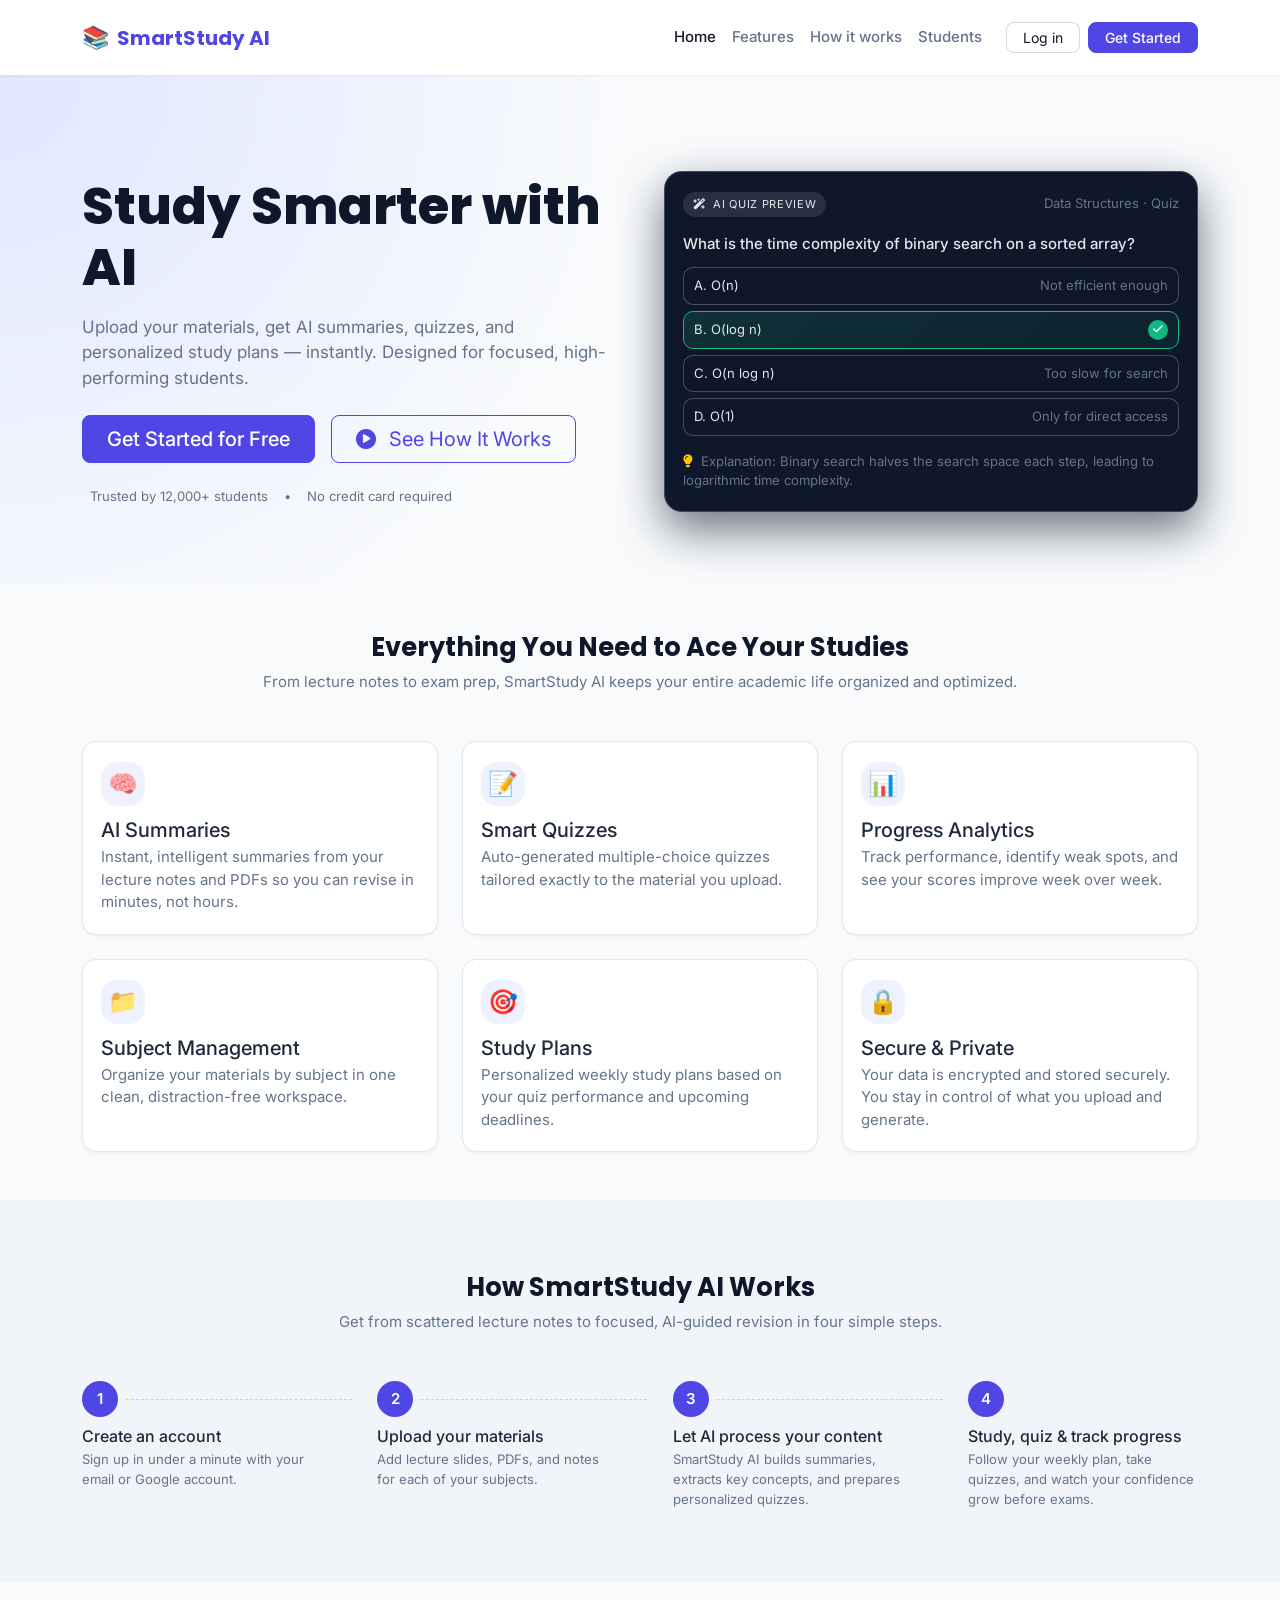
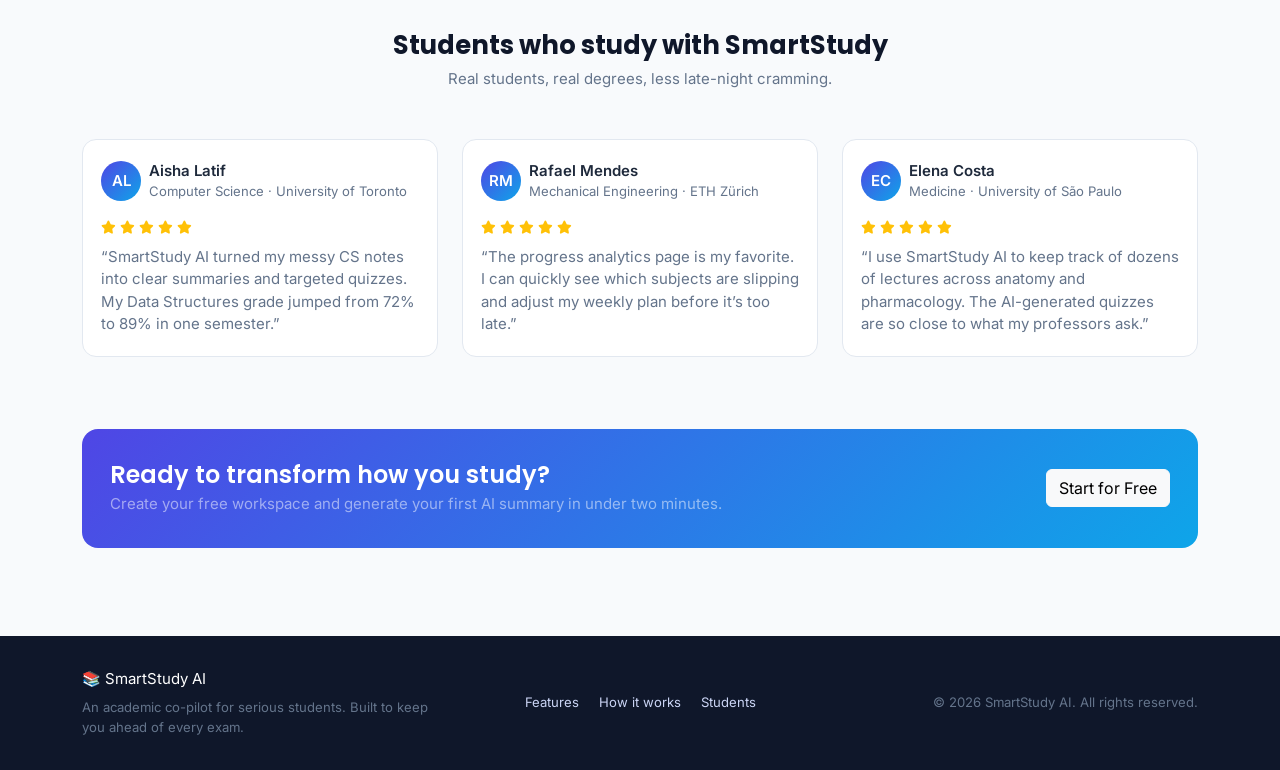
<file: index.html>
<!DOCTYPE html>
<html lang="en">

<head>
  <meta charset="UTF-8" />
  <meta name="viewport" content="width=device-width, initial-scale=1.0" />
  <title>SmartStudy AI — Study Smarter with AI</title>

  <!-- Google Fonts -->
  <link
    href="https://fonts.googleapis.com/css2?family=Inter:wght@400;500;600&family=Poppins:wght@500;600;700;800&display=swap"
    rel="stylesheet" />

  <!-- Bootstrap 5 -->
  <link href="https://cdn.jsdelivr.net/npm/bootstrap@5.3.3/dist/css/bootstrap.min.css" rel="stylesheet"
    integrity="sha384-QWTKZyjpPEjISv5WaRU9OFeRpok6YctnYmDr5pNlyT2bRjXh0JMhjY6hW+ALEwIH" crossorigin="anonymous" />

  <!-- Font Awesome -->
  <link rel="stylesheet" href="https://cdnjs.cloudflare.com/ajax/libs/font-awesome/6.5.2/css/all.min.css"
    integrity="sha512-SnH5WK+bZxgPHs44uWIX+LLJAJ9/2Pk0oZDqZL2zZUTdY0JYLOhgyC9vIvT9aBr36T2e0YzlJrL1ZcI02s8nxw=="
    crossorigin="anonymous" referrerpolicy="no-referrer" />

  <link rel="stylesheet" href="css/style.css" />
</head>

<body class="bg-app">
  <!-- Navbar -->
  <nav class="navbar navbar-expand-lg bg-white sticky-top">
    <div class="container py-2">
      <a class="navbar-brand d-flex align-items-center" href="index.html">
        <span class="logo-icon">📚</span>
        <span class="logo-text">SmartStudy AI</span>
      </a>
      <button class="navbar-toggler" type="button" data-bs-toggle="collapse" data-bs-target="#navbarMain"
        aria-controls="navbarMain" aria-expanded="false" aria-label="Toggle navigation">
        <span class="navbar-toggler-icon"></span>
      </button>
      <div class="collapse navbar-collapse" id="navbarMain">
        <ul class="navbar-nav ms-auto mb-2 mb-lg-0 me-lg-3">
          <li class="nav-item">
            <a class="nav-link active" aria-current="page" href="index.html">Home</a>
          </li>
          <li class="nav-item">
            <a class="nav-link" href="#features">Features</a>
          </li>
          <li class="nav-item">
            <a class="nav-link" href="#how-it-works">How it works</a>
          </li>
          <li class="nav-item">
            <a class="nav-link" href="#testimonials">Students</a>
          </li>
        </ul>
        <div class="d-flex gap-2">
          <a href="login.html" class="btn btn-white btn-sm px-3">Log in</a>
          <a href="register.html" class="btn btn-primary btn-sm px-3">Get Started</a>
        </div>
      </div>
    </div>
  </nav>

  <!-- Hero -->
  <section class="hero-section">
    <div class="container">
      <div class="row align-items-center g-5">
        <div class="col-lg-6">
          <h1 class="hero-title mb-3">Study Smarter with AI</h1>
          <p class="hero-subtitle mb-4">
            Upload your materials, get AI summaries, quizzes, and personalized
            study plans — instantly. Designed for focused, high-performing
            students.
          </p>
          <div class="d-flex flex-wrap gap-3 mb-4">
            <a href="register.html" class="btn btn-primary btn-lg px-4">Get Started for Free</a>
            <a href="#how-it-works" class="btn btn-outline-primary btn-lg px-4">
              <i class="fa-solid fa-circle-play me-2"></i>
              See How It Works
            </a>
          </div>
          <div class="d-flex align-items-center gap-3 text-muted-soft small">
            <div class="d-flex align-items-center">
              <i class="fa-solid fa-shield-check text-success me-2"></i>
              <span>Trusted by 12,000+ students</span>
            </div>
            <span class="d-none d-md-inline">•</span>
            <span class="d-none d-md-inline">No credit card required</span>
          </div>
        </div>
        <div class="col-lg-6">
          <div class="hero-mockup-card">
            <div class="hero-mockup-header">
              <div class="hero-mockup-pill">
                <i class="fa-solid fa-wand-magic-sparkles me-1"></i>
                AI Quiz Preview
              </div>
              <span class="small text-muted-soft">Data Structures · Quiz</span>
            </div>
            <div class="hero-mockup-question">
              What is the time complexity of binary search on a sorted array?
            </div>
            <div class="hero-mockup-option">
              <span>A. O(n)</span>
              <span class="text-xs text-muted-soft">Not efficient enough</span>
            </div>
            <div class="hero-mockup-option correct">
              <span>B. O(log n)</span>
              <span class="hero-mockup-check">
                <i class="fa-solid fa-check"></i>
              </span>
            </div>
            <div class="hero-mockup-option">
              <span>C. O(n log n)</span>
              <span class="text-xs text-muted-soft">Too slow for search</span>
            </div>
            <div class="hero-mockup-option">
              <span>D. O(1)</span>
              <span class="text-xs text-muted-soft">Only for direct access</span>
            </div>
            <div class="mt-3 small text-muted-soft">
              <i class="fa-solid fa-lightbulb me-1 text-warning"></i>
              Explanation: Binary search halves the search space each step,
              leading to logarithmic time complexity.
            </div>
          </div>
        </div>
      </div>
    </div>
  </section>

  <!-- Features -->
  <section id="features" class="py-5">
    <div class="container">
      <div class="text-center mb-4 mb-md-5">
        <h2 class="section-title mb-2">
          Everything You Need to Ace Your Studies
        </h2>
        <p class="text-muted-soft mb-0">
          From lecture notes to exam prep, SmartStudy AI keeps your entire
          academic life organized and optimized.
        </p>
      </div>
      <div class="row g-3 g-md-4">
        <div class="col-md-6 col-lg-4">
          <div class="feature-card h-100">
            <div class="feature-icon">
              <span>🧠</span>
            </div>
            <h5 class="mb-1">AI Summaries</h5>
            <p class="text-muted-soft mb-0">
              Instant, intelligent summaries from your lecture notes and PDFs
              so you can revise in minutes, not hours.
            </p>
          </div>
        </div>
        <div class="col-md-6 col-lg-4">
          <div class="feature-card h-100">
            <div class="feature-icon">
              <span>📝</span>
            </div>
            <h5 class="mb-1">Smart Quizzes</h5>
            <p class="text-muted-soft mb-0">
              Auto-generated multiple-choice quizzes tailored exactly to the
              material you upload.
            </p>
          </div>
        </div>
        <div class="col-md-6 col-lg-4">
          <div class="feature-card h-100">
            <div class="feature-icon">
              <span>📊</span>
            </div>
            <h5 class="mb-1">Progress Analytics</h5>
            <p class="text-muted-soft mb-0">
              Track performance, identify weak spots, and see your scores
              improve week over week.
            </p>
          </div>
        </div>
        <div class="col-md-6 col-lg-4">
          <div class="feature-card h-100">
            <div class="feature-icon">
              <span>📁</span>
            </div>
            <h5 class="mb-1">Subject Management</h5>
            <p class="text-muted-soft mb-0">
              Organize your materials by subject in one clean, distraction-free
              workspace.
            </p>
          </div>
        </div>
        <div class="col-md-6 col-lg-4">
          <div class="feature-card h-100">
            <div class="feature-icon">
              <span>🎯</span>
            </div>
            <h5 class="mb-1">Study Plans</h5>
            <p class="text-muted-soft mb-0">
              Personalized weekly study plans based on your quiz performance and
              upcoming deadlines.
            </p>
          </div>
        </div>
        <div class="col-md-6 col-lg-4">
          <div class="feature-card h-100">
            <div class="feature-icon">
              <span>🔒</span>
            </div>
            <h5 class="mb-1">Secure & Private</h5>
            <p class="text-muted-soft mb-0">
              Your data is encrypted and stored securely. You stay in control of
              what you upload and generate.
            </p>
          </div>
        </div>
      </div>
    </div>
  </section>

  <!-- How it works -->
  <section id="how-it-works" class="how-it-works">
    <div class="container">
      <div class="text-center mb-4 mb-md-5">
        <h2 class="section-title mb-2">How SmartStudy AI Works</h2>
        <p class="text-muted-soft mb-0">
          Get from scattered lecture notes to focused, AI-guided revision in
          four simple steps.
        </p>
      </div>
      <div class="step-timeline">
        <div class="step-item">
          <div class="step-circle">1</div>
          <div class="step-dash d-none d-md-block"></div>
          <h6 class="mb-1">Create an account</h6>
          <p class="text-muted-soft small mb-0">
            Sign up in under a minute with your email or Google account.
          </p>
        </div>
        <div class="step-item">
          <div class="step-circle">2</div>
          <div class="step-dash d-none d-md-block"></div>
          <h6 class="mb-1">Upload your materials</h6>
          <p class="text-muted-soft small mb-0">
            Add lecture slides, PDFs, and notes for each of your subjects.
          </p>
        </div>
        <div class="step-item">
          <div class="step-circle">3</div>
          <div class="step-dash d-none d-md-block"></div>
          <h6 class="mb-1">Let AI process your content</h6>
          <p class="text-muted-soft small mb-0">
            SmartStudy AI builds summaries, extracts key concepts, and prepares
            personalized quizzes.
          </p>
        </div>
        <div class="step-item">
          <div class="step-circle">4</div>
          <h6 class="mb-1">Study, quiz & track progress</h6>
          <p class="text-muted-soft small mb-0">
            Follow your weekly plan, take quizzes, and watch your confidence
            grow before exams.
          </p>
        </div>
      </div>
    </div>
  </section>

  <!-- Testimonials -->
  <section id="testimonials" class="py-5">
    <div class="container">
      <div class="text-center mb-4 mb-md-5">
        <h2 class="section-title mb-2">Students who study with SmartStudy</h2>
        <p class="text-muted-soft mb-0">
          Real students, real degrees, less late-night cramming.
        </p>
      </div>
      <div class="row g-3 g-md-4">
        <div class="col-md-4">
          <div class="testimonial-card h-100">
            <div class="d-flex align-items-center mb-3">
              <div class="avatar-circle me-2">AL</div>
              <div>
                <div class="fw-semibold">Aisha Latif</div>
                <div class="small text-muted-soft">
                  Computer Science · University of Toronto
                </div>
              </div>
            </div>
            <div class="mb-2 text-warning small">
              <i class="fa-solid fa-star"></i>
              <i class="fa-solid fa-star"></i>
              <i class="fa-solid fa-star"></i>
              <i class="fa-solid fa-star"></i>
              <i class="fa-solid fa-star"></i>
            </div>
            <p class="text-muted-soft mb-0">
              “SmartStudy AI turned my messy CS notes into clear summaries and
              targeted quizzes. My Data Structures grade jumped from 72% to
              89% in one semester.”
            </p>
          </div>
        </div>
        <div class="col-md-4">
          <div class="testimonial-card h-100">
            <div class="d-flex align-items-center mb-3">
              <div class="avatar-circle me-2">RM</div>
              <div>
                <div class="fw-semibold">Rafael Mendes</div>
                <div class="small text-muted-soft">
                  Mechanical Engineering · ETH Zürich
                </div>
              </div>
            </div>
            <div class="mb-2 text-warning small">
              <i class="fa-solid fa-star"></i>
              <i class="fa-solid fa-star"></i>
              <i class="fa-solid fa-star"></i>
              <i class="fa-solid fa-star"></i>
              <i class="fa-solid fa-star"></i>
            </div>
            <p class="text-muted-soft mb-0">
              “The progress analytics page is my favorite. I can quickly see
              which subjects are slipping and adjust my weekly plan before
              it’s too late.”
            </p>
          </div>
        </div>
        <div class="col-md-4">
          <div class="testimonial-card h-100">
            <div class="d-flex align-items-center mb-3">
              <div class="avatar-circle me-2">EC</div>
              <div>
                <div class="fw-semibold">Elena Costa</div>
                <div class="small text-muted-soft">
                  Medicine · University of São Paulo
                </div>
              </div>
            </div>
            <div class="mb-2 text-warning small">
              <i class="fa-solid fa-star"></i>
              <i class="fa-solid fa-star"></i>
              <i class="fa-solid fa-star"></i>
              <i class="fa-solid fa-star"></i>
              <i class="fa-solid fa-star"></i>
            </div>
            <p class="text-muted-soft mb-0">
              “I use SmartStudy AI to keep track of dozens of lectures across
              anatomy and pharmacology. The AI-generated quizzes are so
              close to what my professors ask.”
            </p>
          </div>
        </div>
      </div>
    </div>
  </section>

  <!-- CTA Banner -->
  <section class="py-4">
    <div class="container">
      <div class="cta-banner d-md-flex align-items-center justify-content-between">
        <div class="mb-3 mb-md-0">
          <h3 class="h4 fw-semibold mb-1 text-white">
            Ready to transform how you study?
          </h3>
          <p class="mb-0 text-white-50">
            Create your free workspace and generate your first AI summary in
            under two minutes.
          </p>
        </div>
        <div>
          <a href="register.html" class="btn btn-light">
            Start for Free
          </a>
        </div>
      </div>
    </div>
  </section>

  <!-- Footer -->
  <footer class="app-footer">
    <div class="container">
      <div class="row align-items-center gy-3">
        <div class="col-md-4">
          <div class="d-flex align-items-center mb-2">
            <span class="logo-icon me-1">📚</span>
            <span class="logo-text text-white">SmartStudy AI</span>
          </div>
          <p class="small mb-0 text-muted-soft">
            An academic co-pilot for serious students. Built to keep you ahead
            of every exam.
          </p>
        </div>
        <div class="col-md-4 d-flex justify-content-md-center">
          <ul class="list-inline mb-0 small">
            <li class="list-inline-item me-3">
              <a href="#features">Features</a>
            </li>
            <li class="list-inline-item me-3">
              <a href="#how-it-works">How it works</a>
            </li>
            <li class="list-inline-item">
              <a href="#testimonials">Students</a>
            </li>
          </ul>
        </div>
        <div class="col-md-4 text-md-end small text-muted-soft">
          © <span id="yearSpan"></span> SmartStudy AI. All rights reserved.
        </div>
      </div>
    </div>
  </footer>

  <!-- Bootstrap JS -->
  <script src="https://cdn.jsdelivr.net/npm/bootstrap@5.3.3/dist/js/bootstrap.bundle.min.js"
    integrity="sha384-YvpcrYf0tY3lHB60NNkmXc5s9fDVZLESaAA55NDzOxhy9GkcIdslK1eN7N6jIeHz"
    crossorigin="anonymous"></script>
  <script src="js/main.js"></script>
  <script>
    // simple year updater for footer
    const y = document.getElementById("yearSpan");
    if (y) {
      y.textContent = new Date().getFullYear();
    }
  </script>
</body>

</html>
</file>
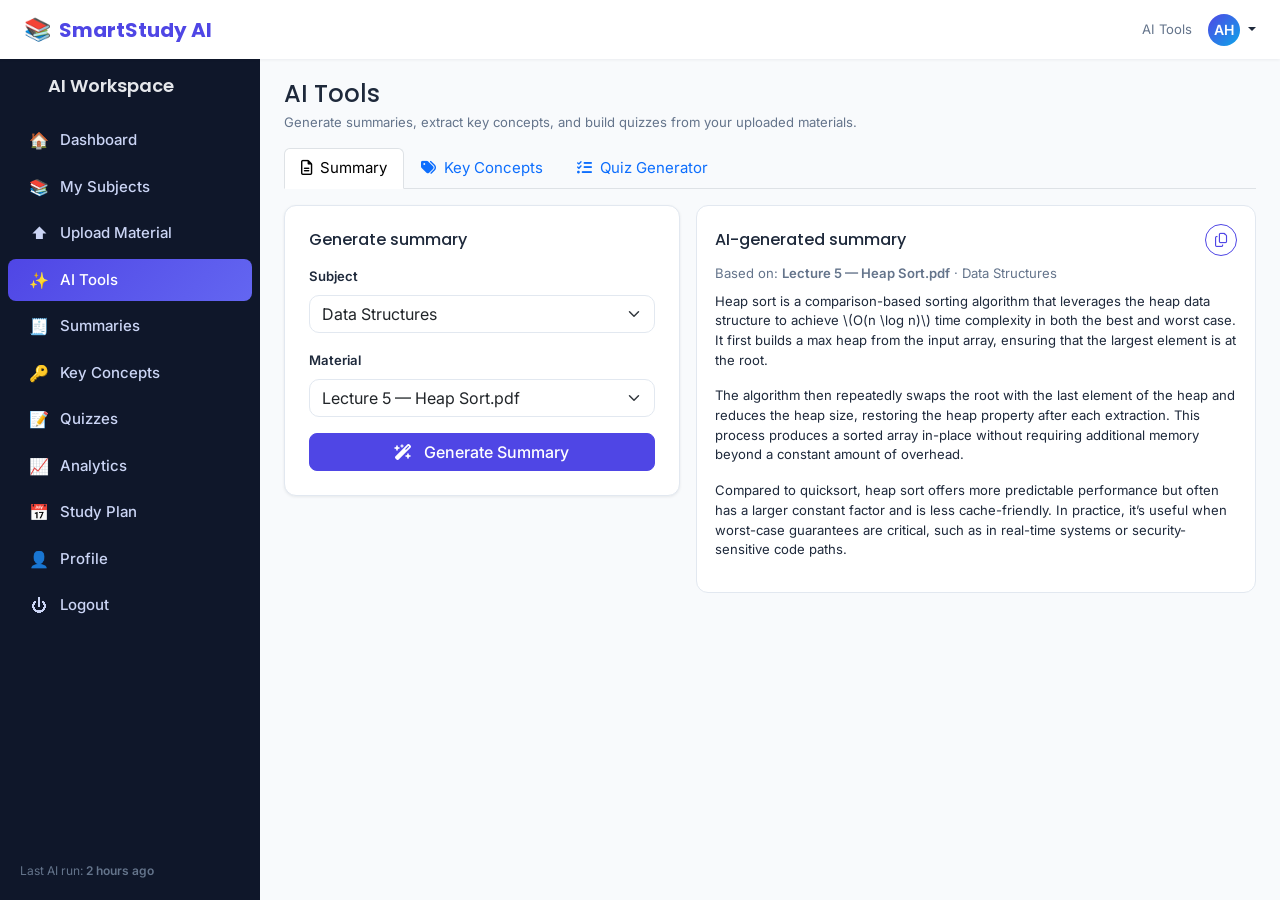
<file: ai-tools.html>
<!DOCTYPE html>
<html lang="en">

<head>
  <meta charset="UTF-8" />
  <meta name="viewport" content="width=device-width, initial-scale=1.0" />
  <title>AI Tools — SmartStudy AI</title>

  <!-- Google Fonts -->
  <link
    href="https://fonts.googleapis.com/css2?family=Inter:wght@400;500;600&family=Poppins:wght@500;600;700;800&display=swap"
    rel="stylesheet" />

  <!-- Bootstrap 5 -->
  <link href="https://cdn.jsdelivr.net/npm/bootstrap@5.3.3/dist/css/bootstrap.min.css" rel="stylesheet"
    integrity="sha384-QWTKZyjpPEjISv5WaRU9OFeRpok6YctnYmDr5pNlyT2bRjXh0JMhjY6hW+ALEwIH" crossorigin="anonymous" />

  <!-- Font Awesome -->
  <link rel="stylesheet" href="https://cdnjs.cloudflare.com/ajax/libs/font-awesome/6.5.2/css/all.min.css"
    integrity="sha512-SnH5WK+bZxgPHs44uWIX+LLJAJ9/2Pk0oZDqZL2zZUTdY0JYLOhgyC9vIvT9aBr36T2e0YzlJrL1ZcI02s8nxw=="
    crossorigin="anonymous" referrerpolicy="no-referrer" />

  <link rel="stylesheet" href="css/style.css" />
</head>

<body class="bg-app">
  <!-- Navbar (authenticated) -->
  <nav class="navbar navbar-expand-lg bg-white fixed-top">
    <div class="container-fluid px-3 px-md-4">
      <div class="d-flex align-items-center gap-2">
        <button class="btn btn-light d-lg-none sidebar-toggle-btn" type="button" data-sidebar-toggle>
          <i class="fa-solid fa-bars"></i>
        </button>
        <a class="navbar-brand d-flex align-items-center" href="dashboard.html">
          <span class="logo-icon">📚</span>
          <span class="logo-text">SmartStudy AI</span>
        </a>
      </div>
      <div class="d-flex align-items-center gap-3">
        <span class="text-muted-soft small d-none d-md-inline">AI Tools</span>
        <div class="dropdown">
          <button class="btn btn-link nav-link dropdown-toggle p-0 border-0" type="button" data-bs-toggle="dropdown"
            aria-expanded="false">
            <span class="navbar-avatar">AH</span>
          </button>
          <ul class="dropdown-menu dropdown-menu-end shadow-sm">
            <li><a class="dropdown-item" href="profile.html"><i class="fa-regular fa-user me-2"></i>Profile</a></li>
            <li><a class="dropdown-item" href="analytics.html"><i class="fa-solid fa-chart-line me-2"></i>Analytics</a>
            </li>
            <li><hr class="dropdown-divider" /></li>
            <li><a class="dropdown-item" href="login.html"><i class="fa-solid fa-arrow-right-from-bracket me-2"></i>Log
                out</a></li>
          </ul>
        </div>
      </div>
    </div>
  </nav>

  <div class="app-shell">
    <!-- Sidebar -->
    <aside class="sidebar">
      <div class="sidebar-header-row d-none d-lg-flex">
        <div class="sidebar-brand">
          AI Workspace
        </div>
      </div>
      <ul class="sidebar-nav px-2">
        <li>
          <a href="dashboard.html" class="sidebar-link">
            <span class="sidebar-icon">🏠</span>
            <span class="sidebar-label">Dashboard</span>
          </a>
        </li>
        <li>
          <a href="subjects.html" class="sidebar-link">
            <span class="sidebar-icon">📚</span>
            <span class="sidebar-label">My Subjects</span>
          </a>
        </li>
        <li>
          <a href="upload.html" class="sidebar-link">
            <span class="sidebar-icon">⬆️</span>
            <span class="sidebar-label">Upload Material</span>
          </a>
        </li>
        <li>
          <a href="ai-tools.html" class="sidebar-link active">
            <span class="sidebar-icon">✨</span>
            <span class="sidebar-label">AI Tools</span>
          </a>
        </li>
        <li>
          <a href="summaries.html" class="sidebar-link">
            <span class="sidebar-icon">🧾</span>
            <span class="sidebar-label">Summaries</span>
          </a>
        </li>
        <li>
          <a href="key-concepts.html" class="sidebar-link">
            <span class="sidebar-icon">🔑</span>
            <span class="sidebar-label">Key Concepts</span>
          </a>
        </li>
        <li>
          <a href="quiz.html" class="sidebar-link">
            <span class="sidebar-icon">📝</span>
            <span class="sidebar-label">Quizzes</span>
          </a>
        </li>
        <li>
          <a href="analytics.html" class="sidebar-link">
            <span class="sidebar-icon">📈</span>
            <span class="sidebar-label">Analytics</span>
          </a>
        </li>
        <li>
          <a href="study-plan.html" class="sidebar-link">
            <span class="sidebar-icon">📅</span>
            <span class="sidebar-label">Study Plan</span>
          </a>
        </li>
        <li>
          <a href="profile.html" class="sidebar-link">
            <span class="sidebar-icon">👤</span>
            <span class="sidebar-label">Profile</span>
          </a>
        </li>
        <li>
          <a href="login.html" class="sidebar-link">
            <span class="sidebar-icon">⏻</span>
            <span class="sidebar-label">Logout</span>
          </a>
        </li>
      </ul>
      <div class="sidebar-footer small">
        Last AI run: <span class="fw-semibold">2 hours ago</span>
      </div>
    </aside>

    <!-- Main content -->
    <main class="app-main">
      <div class="d-flex flex-wrap justify-content-between align-items-center gap-2 mb-3">
        <div>
          <h1 class="h4 mb-1">AI Tools</h1>
          <p class="text-muted-soft small mb-0">
            Generate summaries, extract key concepts, and build quizzes from your uploaded materials.
          </p>
        </div>
      </div>

      <!-- Tabs -->
      <ul class="nav nav-tabs mb-3" id="aiToolsTabs" role="tablist">
        <li class="nav-item" role="presentation">
          <button class="nav-link active" id="summary-tab" data-bs-toggle="tab" data-bs-target="#summary" type="button"
            role="tab" aria-controls="summary" aria-selected="true">
            <i class="fa-regular fa-file-lines me-1"></i> Summary
          </button>
        </li>
        <li class="nav-item" role="presentation">
          <button class="nav-link" id="concepts-tab" data-bs-toggle="tab" data-bs-target="#concepts" type="button"
            role="tab" aria-controls="concepts" aria-selected="false">
            <i class="fa-solid fa-tags me-1"></i> Key Concepts
          </button>
        </li>
        <li class="nav-item" role="presentation">
          <button class="nav-link" id="quiz-tab" data-bs-toggle="tab" data-bs-target="#quiz-generator" type="button"
            role="tab" aria-controls="quiz-generator" aria-selected="false">
            <i class="fa-solid fa-list-check me-1"></i> Quiz Generator
          </button>
        </li>
      </ul>

      <div class="tab-content" id="aiToolsTabsContent">
        <!-- Summary Tab -->
        <div class="tab-pane fade show active" id="summary" role="tabpanel" aria-labelledby="summary-tab">
          <div class="row g-3">
            <div class="col-lg-5">
              <div class="card-soft">
                <div class="card-soft-body">
                  <h3 class="h6 mb-3">Generate summary</h3>
                  <form>
                    <div class="mb-3">
                      <label class="form-label small fw-semibold" for="summarySubject">Subject</label>
                      <select id="summarySubject" class="form-select">
                        <option>Data Structures</option>
                        <option>Linear Algebra</option>
                        <option>Organic Chemistry</option>
                        <option>Cognitive Psychology</option>
                      </select>
                    </div>
                    <div class="mb-3">
                      <label class="form-label small fw-semibold" for="summaryMaterial">Material</label>
                      <select id="summaryMaterial" class="form-select">
                        <option>Lecture 5 — Heap Sort.pdf</option>
                        <option>Lecture 3 — Binary Trees.pdf</option>
                        <option>Neural Networks — Notes.txt</option>
                      </select>
                    </div>
                    <button type="button" class="btn btn-primary w-100">
                      <i class="fa-solid fa-wand-magic-sparkles me-2"></i>
                      Generate Summary
                    </button>
                  </form>
                </div>
              </div>
            </div>
            <div class="col-lg-7">
              <div class="ai-output-card h-100 d-flex flex-column">
                <div class="d-flex justify-content-between align-items-center mb-2">
                  <h3 class="h6 mb-0">AI-generated summary</h3>
                  <button class="btn btn-outline-primary btn-icon btn-sm" type="button" data-copy-summary>
                    <i class="fa-regular fa-copy"></i>
                  </button>
                </div>
                <p class="small text-muted-soft mb-2">
                  Based on: <span class="fw-semibold">Lecture 5 — Heap Sort.pdf</span> · Data Structures
                </p>
                <div class="flex-grow-1">
                  <div class="small" data-summary-text>
                    <p>
                      Heap sort is a comparison-based sorting algorithm that leverages the heap data structure to
                      achieve \(O(n \log n)\) time complexity in both the best and worst case. It first builds a max
                      heap from the input array, ensuring that the largest element is at the root.
                    </p>
                    <p>
                      The algorithm then repeatedly swaps the root with the last element of the heap and reduces the
                      heap size, restoring the heap property after each extraction. This process produces a sorted
                      array in-place without requiring additional memory beyond a constant amount of overhead.
                    </p>
                    <p>
                      Compared to quicksort, heap sort offers more predictable performance but often has a larger
                      constant factor and is less cache-friendly. In practice, it’s useful when worst-case guarantees
                      are critical, such as in real-time systems or security-sensitive code paths.
                    </p>
                  </div>
                </div>
              </div>
            </div>
          </div>
        </div>

        <!-- Key Concepts Tab -->
        <div class="tab-pane fade" id="concepts" role="tabpanel" aria-labelledby="concepts-tab">
          <div class="row g-3">
            <div class="col-lg-4">
              <div class="card-soft">
                <div class="card-soft-body">
                  <h3 class="h6 mb-3">Extract key concepts</h3>
                  <form>
                    <div class="mb-3">
                      <label class="form-label small fw-semibold" for="conceptSubject">Subject</label>
                      <select id="conceptSubject" class="form-select">
                        <option>Data Structures</option>
                        <option>Linear Algebra</option>
                        <option>Organic Chemistry</option>
                      </select>
                    </div>
                    <div class="mb-3">
                      <label class="form-label small fw-semibold" for="conceptMaterial">Material</label>
                      <select id="conceptMaterial" class="form-select">
                        <option>Reaction Mechanisms.pptx</option>
                        <option>Lecture 2 — Linked Lists.pdf</option>
                        <option>Lecture 7 — Eigenvectors.pdf</option>
                      </select>
                    </div>
                    <button type="button" class="btn btn-primary w-100">
                      <i class="fa-solid fa-lightbulb me-2"></i>
                      Extract Concepts
                    </button>
                  </form>
                </div>
              </div>
            </div>
            <div class="col-lg-8">
              <div class="ai-output-card">
                <div class="d-flex justify-content-between align-items-center mb-2">
                  <h3 class="h6 mb-0">Key concepts</h3>
                  <span class="badge bg-light text-muted-soft small">Organic Chemistry — Reaction Mechanisms</span>
                </div>
                <div class="chip-cloud">
                  <span class="chip">Nucleophilic substitution (SN1/SN2)</span>
                  <span class="chip" style="background-color:#fef3c7;color:#92400e;">Elimination reactions (E1/E2)</span>
                  <span class="chip" style="background-color:#dcfce7;color:#166534;">Carbocation stability</span>
                  <span class="chip" style="background-color:#e0f2fe;color:#075985;">Leaving group ability</span>
                  <span class="chip" style="background-color:#fef2f2;color:#b91c1c;">Reaction energy diagrams</span>
                  <span class="chip">Transition states</span>
                  <span class="chip">Regioselectivity</span>
                  <span class="chip">Stereochemistry (inversion/retention)</span>
                  <span class="chip">Electrophiles vs nucleophiles</span>
                  <span class="chip">Reaction rate laws</span>
                </div>
              </div>
            </div>
          </div>
        </div>

        <!-- Quiz Generator Tab -->
        <div class="tab-pane fade" id="quiz-generator" role="tabpanel" aria-labelledby="quiz-tab">
          <div class="row g-3">
            <div class="col-lg-5">
              <div class="card-soft">
                <div class="card-soft-body">
                  <h3 class="h6 mb-3">Generate quiz</h3>
                  <form>
                    <div class="mb-3">
                      <label class="form-label small fw-semibold" for="quizSubjectSelect">Subject</label>
                      <select id="quizSubjectSelect" class="form-select">
                        <option>Data Structures</option>
                        <option>Linear Algebra</option>
                        <option>Organic Chemistry</option>
                        <option>Cognitive Psychology</option>
                      </select>
                    </div>
                    <div class="mb-3">
                      <label class="form-label small fw-semibold" for="quizMaterialSelect">Material</label>
                      <select id="quizMaterialSelect" class="form-select">
                        <option>Lecture 3 — Binary Trees.pdf</option>
                        <option>Lecture 7 — Eigenvectors.pdf</option>
                        <option>Working Memory — Notes.txt</option>
                      </select>
                    </div>
                    <div class="mb-3">
                      <label class="form-label small fw-semibold d-block">Number of questions</label>
                      <div class="d-flex flex-wrap gap-2">
                        <div class="form-check">
                          <input class="form-check-input" type="radio" name="quizCount" id="count5" checked />
                          <label class="form-check-label small" for="count5">5</label>
                        </div>
                        <div class="form-check">
                          <input class="form-check-input" type="radio" name="quizCount" id="count10" />
                          <label class="form-check-label small" for="count10">10</label>
                        </div>
                        <div class="form-check">
                          <input class="form-check-input" type="radio" name="quizCount" id="count15" />
                          <label class="form-check-label small" for="count15">15</label>
                        </div>
                      </div>
                    </div>
                    <div class="mb-3">
                      <label class="form-label small fw-semibold d-block">Difficulty</label>
                      <div class="d-flex flex-wrap gap-2">
                        <div class="form-check">
                          <input class="form-check-input" type="radio" name="quizDifficulty" id="diffEasy" checked />
                          <label class="form-check-label small" for="diffEasy">Easy</label>
                        </div>
                        <div class="form-check">
                          <input class="form-check-input" type="radio" name="quizDifficulty" id="diffMedium" />
                          <label class="form-check-label small" for="diffMedium">Medium</label>
                        </div>
                        <div class="form-check">
                          <input class="form-check-input" type="radio" name="quizDifficulty" id="diffHard" />
                          <label class="form-check-label small" for="diffHard">Hard</label>
                        </div>
                      </div>
                    </div>
                    <button type="button" class="btn btn-primary w-100">
                      <i class="fa-solid fa-list-check me-2"></i>
                      Generate Quiz
                    </button>
                  </form>
                </div>
              </div>
            </div>
            <div class="col-lg-7">
              <div class="ai-output-card">
                <div class="d-flex justify-content-between align-items-center mb-2">
                  <h3 class="h6 mb-0">Preview questions</h3>
                  <span class="badge bg-light text-muted-soft small">3 of 10 generated</span>
                </div>

                <!-- Question 1 -->
                <div class="mb-3">
                  <div class="small text-muted-soft mb-1">Question 1 · Binary Trees</div>
                  <div class="fw-semibold mb-2">
                    In a binary search tree, where are keys greater than the root typically stored?
                  </div>
                  <div class="small mb-1">
                    <div class="form-check">
                      <input class="form-check-input" type="radio" checked />
                      <label class="form-check-label small text-success">
                        In nodes of the right subtree of the root.
                      </label>
                    </div>
                    <div class="form-check">
                      <input class="form-check-input" type="radio" />
                      <label class="form-check-label small">
                        In nodes of the left subtree of the root.
                      </label>
                    </div>
                    <div class="form-check">
                      <input class="form-check-input" type="radio" />
                      <label class="form-check-label small">
                        Only in leaf nodes.
                      </label>
                    </div>
                    <div class="form-check">
                      <input class="form-check-input" type="radio" />
                      <label class="form-check-label small">
                        Randomly across both subtrees.
                      </label>
                    </div>
                  </div>
                  <div class="small text-muted-soft">
                    Explanation: In a BST, the right subtree of a node contains values strictly greater than the node’s
                    key.
                  </div>
                </div>

                <hr />

                <!-- Question 2 -->
                <div class="mb-3">
                  <div class="small text-muted-soft mb-1">Question 2 · Time Complexity</div>
                  <div class="fw-semibold mb-2">
                    What is the average-case time complexity of searching for an element in a balanced binary search
                    tree?
                  </div>
                  <div class="small mb-1">
                    <div class="form-check">
                      <input class="form-check-input" type="radio" />
                      <label class="form-check-label small">
                        \(O(n)\)
                      </label>
                    </div>
                    <div class="form-check">
                      <input class="form-check-input" type="radio" checked />
                      <label class="form-check-label small text-success">
                        \(O(\log n)\)
                      </label>
                    </div>
                    <div class="form-check">
                      <input class="form-check-input" type="radio" />
                      <label class="form-check-label small">
                        \(O(n \log n)\)
                      </label>
                    </div>
                    <div class="form-check">
                      <input class="form-check-input" type="radio" />
                      <label class="form-check-label small">
                        \(O(1)\)
                      </label>
                    </div>
                  </div>
                  <div class="small text-muted-soft">
                    Explanation: The height of a balanced BST is \(O(\log n)\), so search follows that path length.
                  </div>
                </div>

                <hr />

                <!-- Question 3 -->
                <div>
                  <div class="small text-muted-soft mb-1">Question 3 · Tree Traversals</div>
                  <div class="fw-semibold mb-2">
                    Which traversal order visits nodes in non-decreasing order for a binary search tree?
                  </div>
                  <div class="small mb-1">
                    <div class="form-check">
                      <input class="form-check-input" type="radio" checked />
                      <label class="form-check-label small text-success">
                        In-order traversal
                      </label>
                    </div>
                    <div class="form-check">
                      <input class="form-check-input" type="radio" />
                      <label class="form-check-label small">
                        Pre-order traversal
                      </label>
                    </div>
                    <div class="form-check">
                      <input class="form-check-input" type="radio" />
                      <label class="form-check-label small">
                        Post-order traversal
                      </label>
                    </div>
                    <div class="form-check">
                      <input class="form-check-input" type="radio" />
                      <label class="form-check-label small">
                        Level-order traversal
                      </label>
                    </div>
                  </div>
                  <div class="small text-muted-soft">
                    Explanation: In-order traversal of a BST yields the elements in sorted order.
                  </div>
                </div>
              </div>
            </div>
          </div>
        </div>
      </div>
    </main>
  </div>

  <!-- Bootstrap JS -->
  <script src="https://cdn.jsdelivr.net/npm/bootstrap@5.3.3/dist/js/bootstrap.bundle.min.js"
    integrity="sha384-YvpcrYf0tY3lHB60NNkmXc5s9fDVZLESaAA55NDzOxhy9GkcIdslK1eN7N6jIeHz"
    crossorigin="anonymous"></script>
  <script src="js/main.js"></script>
</body>

</html>
</file>
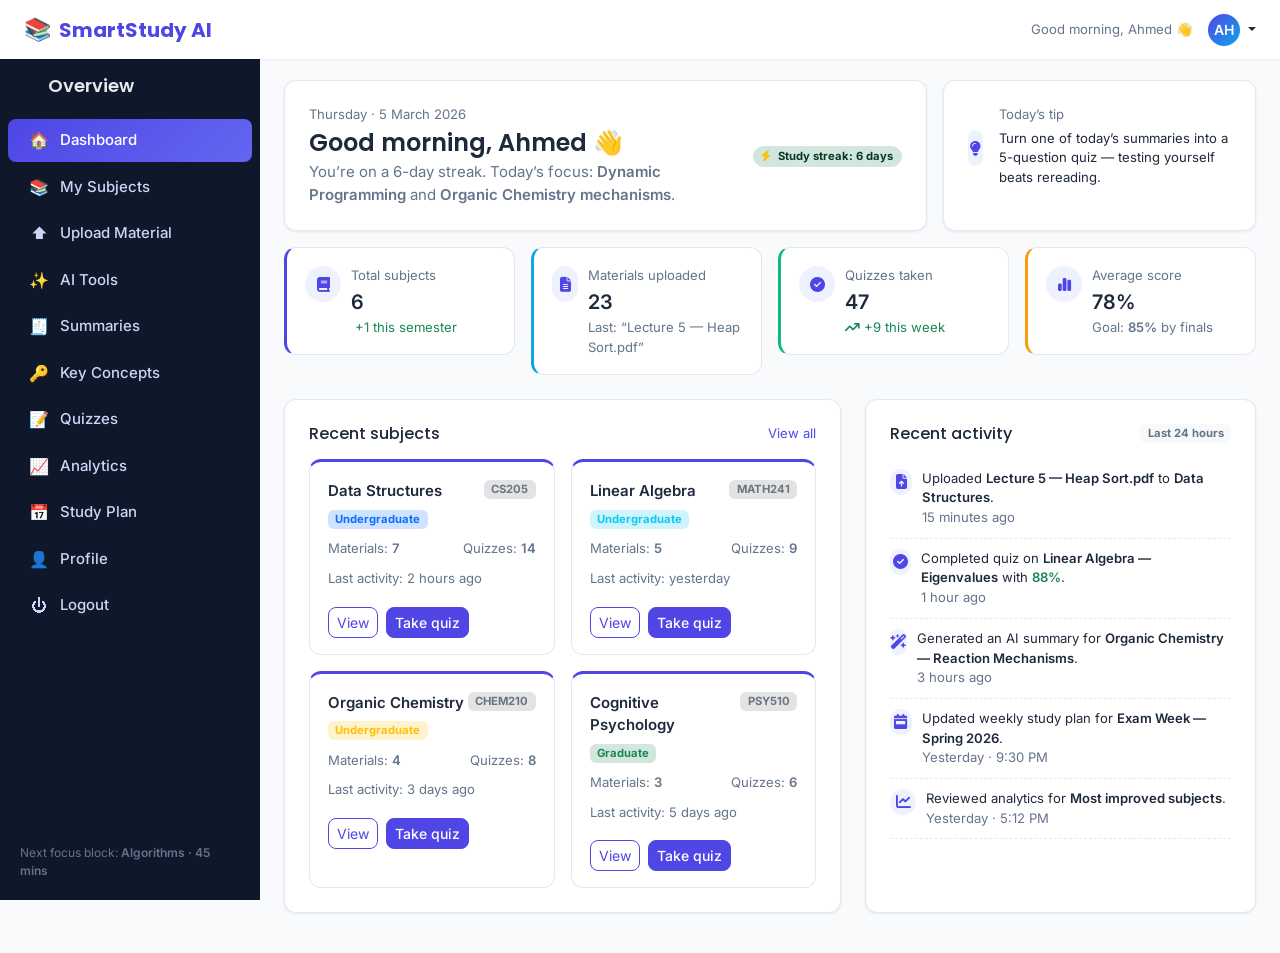
<file: dashboard.html>
<!DOCTYPE html>
<html lang="en">

<head>
  <meta charset="UTF-8" />
  <meta name="viewport" content="width=device-width, initial-scale=1.0" />
  <title>Dashboard — SmartStudy AI</title>

  <!-- Google Fonts -->
  <link
    href="https://fonts.googleapis.com/css2?family=Inter:wght@400;500;600&family=Poppins:wght@500;600;700;800&display=swap"
    rel="stylesheet" />

  <!-- Bootstrap 5 -->
  <link href="https://cdn.jsdelivr.net/npm/bootstrap@5.3.3/dist/css/bootstrap.min.css" rel="stylesheet"
    integrity="sha384-QWTKZyjpPEjISv5WaRU9OFeRpok6YctnYmDr5pNlyT2bRjXh0JMhjY6hW+ALEwIH" crossorigin="anonymous" />

  <!-- Font Awesome -->
  <link rel="stylesheet" href="https://cdnjs.cloudflare.com/ajax/libs/font-awesome/6.5.2/css/all.min.css"
    integrity="sha512-SnH5WK+bZxgPHs44uWIX+LLJAJ9/2Pk0oZDqZL2zZUTdY0JYLOhgyC9vIvT9aBr36T2e0YzlJrL1ZcI02s8nxw=="
    crossorigin="anonymous" referrerpolicy="no-referrer" />

  <link rel="stylesheet" href="css/style.css" />
</head>

<body class="bg-app">
  <!-- Navbar (authenticated) -->
  <nav class="navbar navbar-expand-lg bg-white fixed-top">
    <div class="container-fluid px-3 px-md-4">
      <div class="d-flex align-items-center gap-2">
        <button class="btn btn-light d-lg-none sidebar-toggle-btn" type="button" data-sidebar-toggle>
          <i class="fa-solid fa-bars"></i>
        </button>
        <a class="navbar-brand d-flex align-items-center" href="dashboard.html">
          <span class="logo-icon">📚</span>
          <span class="logo-text">SmartStudy AI</span>
        </a>
      </div>
      <div class="d-flex align-items-center gap-3">
        <span class="text-muted-soft small d-none d-md-inline">Good morning, Ahmed 👋</span>
        <div class="dropdown">
          <button class="btn btn-link nav-link dropdown-toggle p-0 border-0" type="button" data-bs-toggle="dropdown"
            aria-expanded="false">
            <span class="navbar-avatar">AH</span>
          </button>
          <ul class="dropdown-menu dropdown-menu-end shadow-sm">
            <li><a class="dropdown-item" href="profile.html"><i class="fa-regular fa-user me-2"></i>Profile</a></li>
            <li><a class="dropdown-item" href="analytics.html"><i class="fa-solid fa-chart-line me-2"></i>Analytics</a>
            </li>
            <li><hr class="dropdown-divider" /></li>
            <li><a class="dropdown-item" href="login.html"><i class="fa-solid fa-arrow-right-from-bracket me-2"></i>Log
                out</a></li>
          </ul>
        </div>
      </div>
    </div>
  </nav>

  <div class="app-shell">
    <!-- Sidebar -->
    <aside class="sidebar">
      <div class="sidebar-header-row d-none d-lg-flex">
        <div class="sidebar-brand">
          Overview
        </div>
      </div>
      <ul class="sidebar-nav px-2">
        <li>
          <a href="dashboard.html" class="sidebar-link active">
            <span class="sidebar-icon">🏠</span>
            <span class="sidebar-label">Dashboard</span>
          </a>
        </li>
        <li>
          <a href="subjects.html" class="sidebar-link">
            <span class="sidebar-icon">📚</span>
            <span class="sidebar-label">My Subjects</span>
          </a>
        </li>
        <li>
          <a href="upload.html" class="sidebar-link">
            <span class="sidebar-icon">⬆️</span>
            <span class="sidebar-label">Upload Material</span>
          </a>
        </li>
        <li>
          <a href="ai-tools.html" class="sidebar-link">
            <span class="sidebar-icon">✨</span>
            <span class="sidebar-label">AI Tools</span>
          </a>
        </li>
        <li>
          <a href="summaries.html" class="sidebar-link">
            <span class="sidebar-icon">🧾</span>
            <span class="sidebar-label">Summaries</span>
          </a>
        </li>
        <li>
          <a href="key-concepts.html" class="sidebar-link">
            <span class="sidebar-icon">🔑</span>
            <span class="sidebar-label">Key Concepts</span>
          </a>
        </li>
        <li>
          <a href="quiz.html" class="sidebar-link">
            <span class="sidebar-icon">📝</span>
            <span class="sidebar-label">Quizzes</span>
          </a>
        </li>
        <li>
          <a href="analytics.html" class="sidebar-link">
            <span class="sidebar-icon">📈</span>
            <span class="sidebar-label">Analytics</span>
          </a>
        </li>
        <li>
          <a href="study-plan.html" class="sidebar-link">
            <span class="sidebar-icon">📅</span>
            <span class="sidebar-label">Study Plan</span>
          </a>
        </li>
        <li>
          <a href="profile.html" class="sidebar-link">
            <span class="sidebar-icon">👤</span>
            <span class="sidebar-label">Profile</span>
          </a>
        </li>
        <li>
          <a href="login.html" class="sidebar-link">
            <span class="sidebar-icon">⏻</span>
            <span class="sidebar-label">Logout</span>
          </a>
        </li>
      </ul>
      <div class="sidebar-footer small">
        Next focus block: <span class="fw-semibold">Algorithms · 45 mins</span>
      </div>
    </aside>

    <!-- Main content -->
    <main class="app-main">
      <!-- Welcome banner -->
      <div class="row g-3 align-items-stretch mb-3">
        <div class="col-lg-8">
          <div class="card-soft h-100">
            <div class="card-soft-body d-flex flex-column flex-md-row justify-content-between gap-2">
              <div>
                <p class="small text-muted-soft mb-1">
                  Thursday · 5 March 2026
                </p>
                <h2 class="h4 fw-semibold mb-1">Good morning, Ahmed 👋</h2>
                <p class="text-muted-soft mb-0">
                  You’re on a 6-day streak. Today’s focus: <span class="fw-semibold">Dynamic Programming</span> and
                  <span class="fw-semibold">Organic Chemistry mechanisms</span>.
                </p>
              </div>
              <div class="align-self-md-center">
                <span class="badge rounded-pill bg-success-subtle text-success-emphasis border">
                  <i class="fa-solid fa-bolt me-1 text-warning"></i>
                  Study streak: 6 days
                </span>
              </div>
            </div>
          </div>
        </div>
        <div class="col-lg-4">
          <div class="card-soft h-100">
            <div class="card-soft-body d-flex align-items-center gap-3">
              <div class="stat-icon">
                <i class="fa-solid fa-lightbulb"></i>
              </div>
              <div>
                <div class="small text-muted-soft mb-1">Today’s tip</div>
                <p class="mb-1 small">
                  Turn one of today’s summaries into a 5-question quiz — testing yourself beats rereading.
                </p>
              </div>
            </div>
          </div>
        </div>
      </div>

      <!-- Stats row -->
      <div class="row g-3 mb-4">
        <div class="col-sm-6 col-xl-3">
          <div class="stat-card border-left-primary">
            <div class="stat-icon">
              <i class="fa-solid fa-book"></i>
            </div>
            <div>
              <div class="small text-muted-soft mb-1">Total subjects</div>
              <div class="h5 mb-0 fw-semibold">6</div>
              <div class="small text-success mt-1">
                <i class="fa-solid fa-arrow-up-right me-1"></i>+1 this semester
              </div>
            </div>
          </div>
        </div>
        <div class="col-sm-6 col-xl-3">
          <div class="stat-card border-left-teal">
            <div class="stat-icon">
              <i class="fa-solid fa-file-lines"></i>
            </div>
            <div>
              <div class="small text-muted-soft mb-1">Materials uploaded</div>
              <div class="h5 mb-0 fw-semibold">23</div>
              <div class="small text-muted-soft mt-1">
                Last: “Lecture 5 — Heap Sort.pdf”
              </div>
            </div>
          </div>
        </div>
        <div class="col-sm-6 col-xl-3">
          <div class="stat-card border-left-success">
            <div class="stat-icon">
              <i class="fa-solid fa-circle-check"></i>
            </div>
            <div>
              <div class="small text-muted-soft mb-1">Quizzes taken</div>
              <div class="h5 mb-0 fw-semibold">47</div>
              <div class="small text-success mt-1">
                <i class="fa-solid fa-arrow-trend-up me-1"></i>+9 this week
              </div>
            </div>
          </div>
        </div>
        <div class="col-sm-6 col-xl-3">
          <div class="stat-card border-left-warning">
            <div class="stat-icon">
              <i class="fa-solid fa-chart-simple"></i>
            </div>
            <div>
              <div class="small text-muted-soft mb-1">Average score</div>
              <div class="h5 mb-0 fw-semibold">78%</div>
              <div class="small text-muted-soft mt-1">
                Goal: <span class="fw-semibold">85%</span> by finals
              </div>
            </div>
          </div>
        </div>
      </div>

      <div class="row g-4">
        <!-- Recent subjects -->
        <div class="col-lg-7">
          <div class="card-soft h-100">
            <div class="card-soft-body">
              <div class="d-flex justify-content-between align-items-center mb-3">
                <h3 class="h6 mb-0">Recent subjects</h3>
                <a href="subjects.html" class="small">View all</a>
              </div>
              <div class="row g-3">
                <div class="col-md-6">
                  <div class="subject-card subject-card-border">
                    <div class="d-flex justify-content-between align-items-start">
                      <div>
                        <div class="fw-semibold mb-1">Data Structures</div>
                        <span class="badge bg-primary-subtle text-primary small">Undergraduate</span>
                      </div>
                      <span class="badge bg-secondary-subtle text-secondary small">CS205</span>
                    </div>
                    <div class="d-flex justify-content-between align-items-center small text-muted-soft">
                      <span>Materials: <span class="fw-semibold">7</span></span>
                      <span>Quizzes: <span class="fw-semibold">14</span></span>
                    </div>
                    <div class="small text-muted-soft">
                      Last activity: 2 hours ago
                    </div>
                    <div class="d-flex gap-2 mt-2">
                      <a href="subjects.html" class="btn btn-sm btn-outline-primary">View</a>
                      <a href="quiz.html" class="btn btn-sm btn-primary">Take quiz</a>
                    </div>
                  </div>
                </div>
                <div class="col-md-6">
                  <div class="subject-card subject-card-border">
                    <div class="d-flex justify-content-between align-items-start">
                      <div>
                        <div class="fw-semibold mb-1">Linear Algebra</div>
                        <span class="badge bg-info-subtle text-info small">Undergraduate</span>
                      </div>
                      <span class="badge bg-secondary-subtle text-secondary small">MATH241</span>
                    </div>
                    <div class="d-flex justify-content-between align-items-center small text-muted-soft">
                      <span>Materials: <span class="fw-semibold">5</span></span>
                      <span>Quizzes: <span class="fw-semibold">9</span></span>
                    </div>
                    <div class="small text-muted-soft">
                      Last activity: yesterday
                    </div>
                    <div class="d-flex gap-2 mt-2">
                      <a href="subjects.html" class="btn btn-sm btn-outline-primary">View</a>
                      <a href="quiz.html" class="btn btn-sm btn-primary">Take quiz</a>
                    </div>
                  </div>
                </div>
                <div class="col-md-6">
                  <div class="subject-card subject-card-border">
                    <div class="d-flex justify-content-between align-items-start">
                      <div>
                        <div class="fw-semibold mb-1">Organic Chemistry</div>
                        <span class="badge bg-warning-subtle text-warning small">Undergraduate</span>
                      </div>
                      <span class="badge bg-secondary-subtle text-secondary small">CHEM210</span>
                    </div>
                    <div class="d-flex justify-content-between align-items-center small text-muted-soft">
                      <span>Materials: <span class="fw-semibold">4</span></span>
                      <span>Quizzes: <span class="fw-semibold">8</span></span>
                    </div>
                    <div class="small text-muted-soft">
                      Last activity: 3 days ago
                    </div>
                    <div class="d-flex gap-2 mt-2">
                      <a href="subjects.html" class="btn btn-sm btn-outline-primary">View</a>
                      <a href="quiz.html" class="btn btn-sm btn-primary">Take quiz</a>
                    </div>
                  </div>
                </div>
                <div class="col-md-6">
                  <div class="subject-card subject-card-border">
                    <div class="d-flex justify-content-between align-items-start">
                      <div>
                        <div class="fw-semibold mb-1">Cognitive Psychology</div>
                        <span class="badge bg-success-subtle text-success small">Graduate</span>
                      </div>
                      <span class="badge bg-secondary-subtle text-secondary small">PSY510</span>
                    </div>
                    <div class="d-flex justify-content-between align-items-center small text-muted-soft">
                      <span>Materials: <span class="fw-semibold">3</span></span>
                      <span>Quizzes: <span class="fw-semibold">6</span></span>
                    </div>
                    <div class="small text-muted-soft">
                      Last activity: 5 days ago
                    </div>
                    <div class="d-flex gap-2 mt-2">
                      <a href="subjects.html" class="btn btn-sm btn-outline-primary">View</a>
                      <a href="quiz.html" class="btn btn-sm btn-primary">Take quiz</a>
                    </div>
                  </div>
                </div>
              </div>
            </div>
          </div>
        </div>

        <!-- Recent activity -->
        <div class="col-lg-5">
          <div class="card-soft h-100">
            <div class="card-soft-body">
              <div class="d-flex justify-content-between align-items-center mb-3">
                <h3 class="h6 mb-0">Recent activity</h3>
                <span class="badge bg-light text-muted-soft small">Last 24 hours</span>
              </div>
              <div class="activity-item">
                <div class="activity-icon">
                  <i class="fa-solid fa-file-arrow-up"></i>
                </div>
                <div class="flex-grow-1">
                  <div class="small mb-0">
                    Uploaded <span class="fw-semibold">Lecture 5 — Heap Sort.pdf</span> to
                    <span class="fw-semibold">Data Structures</span>.
                  </div>
                  <div class="small text-muted-soft">15 minutes ago</div>
                </div>
              </div>
              <div class="activity-item">
                <div class="activity-icon">
                  <i class="fa-solid fa-circle-check"></i>
                </div>
                <div class="flex-grow-1">
                  <div class="small mb-0">
                    Completed quiz on <span class="fw-semibold">Linear Algebra — Eigenvalues</span> with
                    <span class="fw-semibold text-success">88%</span>.
                  </div>
                  <div class="small text-muted-soft">1 hour ago</div>
                </div>
              </div>
              <div class="activity-item">
                <div class="activity-icon">
                  <i class="fa-solid fa-wand-magic-sparkles"></i>
                </div>
                <div class="flex-grow-1">
                  <div class="small mb-0">
                    Generated an AI summary for
                    <span class="fw-semibold">Organic Chemistry — Reaction Mechanisms</span>.
                  </div>
                  <div class="small text-muted-soft">3 hours ago</div>
                </div>
              </div>
              <div class="activity-item">
                <div class="activity-icon">
                  <i class="fa-solid fa-calendar-week"></i>
                </div>
                <div class="flex-grow-1">
                  <div class="small mb-0">
                    Updated weekly study plan for
                    <span class="fw-semibold">Exam Week — Spring 2026</span>.
                  </div>
                  <div class="small text-muted-soft">Yesterday · 9:30 PM</div>
                </div>
              </div>
              <div class="activity-item">
                <div class="activity-icon">
                  <i class="fa-solid fa-chart-line"></i>
                </div>
                <div class="flex-grow-1">
                  <div class="small mb-0">
                    Reviewed analytics for <span class="fw-semibold">Most improved subjects</span>.
                  </div>
                  <div class="small text-muted-soft">Yesterday · 5:12 PM</div>
                </div>
              </div>
            </div>
          </div>
        </div>
      </div>
    </main>
  </div>

  <!-- Bootstrap JS -->
  <script src="https://cdn.jsdelivr.net/npm/bootstrap@5.3.3/dist/js/bootstrap.bundle.min.js"
    integrity="sha384-YvpcrYf0tY3lHB60NNkmXc5s9fDVZLESaAA55NDzOxhy9GkcIdslK1eN7N6jIeHz"
    crossorigin="anonymous"></script>
  <script src="js/main.js"></script>
</body>

</html>
</file>
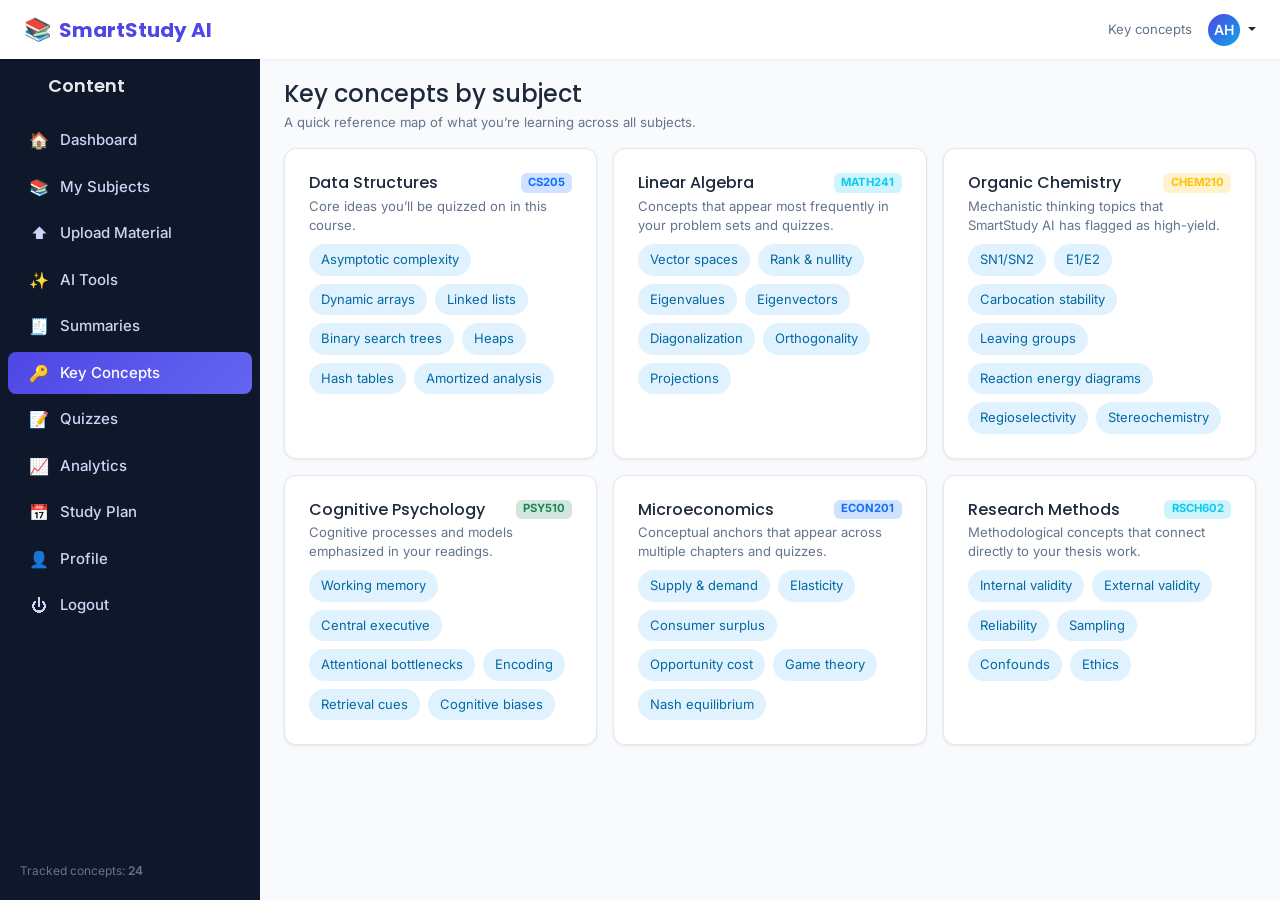
<file: key-concepts.html>
<!DOCTYPE html>
<html lang="en">

<head>
  <meta charset="UTF-8" />
  <meta name="viewport" content="width=device-width, initial-scale=1.0" />
  <title>Key Concepts — SmartStudy AI</title>

  <!-- Google Fonts -->
  <link
    href="https://fonts.googleapis.com/css2?family=Inter:wght@400;500;600&family=Poppins:wght@500;600;700;800&display=swap"
    rel="stylesheet" />

  <!-- Bootstrap 5 -->
  <link href="https://cdn.jsdelivr.net/npm/bootstrap@5.3.3/dist/css/bootstrap.min.css" rel="stylesheet"
    integrity="sha384-QWTKZyjpPEjISv5WaRU9OFeRpok6YctnYmDr5pNlyT2bRjXh0JMhjY6hW+ALEwIH" crossorigin="anonymous" />

  <!-- Font Awesome -->
  <link rel="stylesheet" href="https://cdnjs.cloudflare.com/ajax/libs/font-awesome/6.5.2/css/all.min.css"
    integrity="sha512-SnH5WK+bZxgPHs44uWIX+LLJAJ9/2Pk0oZDqZL2zZUTdY0JYLOhgyC9vIvT9aBr36T2e0YzlJrL1ZcI02s8nxw=="
    crossorigin="anonymous" referrerpolicy="no-referrer" />

  <link rel="stylesheet" href="css/style.css" />
</head>

<body class="bg-app">
  <!-- Navbar (authenticated) -->
  <nav class="navbar navbar-expand-lg bg-white fixed-top">
    <div class="container-fluid px-3 px-md-4">
      <div class="d-flex align-items-center gap-2">
        <button class="btn btn-light d-lg-none sidebar-toggle-btn" type="button" data-sidebar-toggle>
          <i class="fa-solid fa-bars"></i>
        </button>
        <a class="navbar-brand d-flex align-items-center" href="dashboard.html">
          <span class="logo-icon">📚</span>
          <span class="logo-text">SmartStudy AI</span>
        </a>
      </div>
      <div class="d-flex align-items-center gap-3">
        <span class="text-muted-soft small d-none d-md-inline">Key concepts</span>
        <div class="dropdown">
          <button class="btn btn-link nav-link dropdown-toggle p-0 border-0" type="button" data-bs-toggle="dropdown"
            aria-expanded="false">
            <span class="navbar-avatar">AH</span>
          </button>
          <ul class="dropdown-menu dropdown-menu-end shadow-sm">
            <li><a class="dropdown-item" href="profile.html"><i class="fa-regular fa-user me-2"></i>Profile</a></li>
            <li><a class="dropdown-item" href="analytics.html"><i class="fa-solid fa-chart-line me-2"></i>Analytics</a>
            </li>
            <li>
              <hr class="dropdown-divider" />
            </li>
            <li><a class="dropdown-item" href="login.html"><i class="fa-solid fa-arrow-right-from-bracket me-2"></i>Log
                out</a></li>
          </ul>
        </div>
      </div>
    </div>
  </nav>

  <div class="app-shell">
    <!-- Sidebar -->
    <aside class="sidebar">
      <div class="sidebar-header-row d-none d-lg-flex">
        <div class="sidebar-brand">
          Content
        </div>
      </div>
      <ul class="sidebar-nav px-2">
        <li>
          <a href="dashboard.html" class="sidebar-link">
            <span class="sidebar-icon">🏠</span>
            <span class="sidebar-label">Dashboard</span>
          </a>
        </li>
        <li>
          <a href="subjects.html" class="sidebar-link">
            <span class="sidebar-icon">📚</span>
            <span class="sidebar-label">My Subjects</span>
          </a>
        </li>
        <li>
          <a href="upload.html" class="sidebar-link">
            <span class="sidebar-icon">⬆️</span>
            <span class="sidebar-label">Upload Material</span>
          </a>
        </li>
        <li>
          <a href="ai-tools.html" class="sidebar-link">
            <span class="sidebar-icon">✨</span>
            <span class="sidebar-label">AI Tools</span>
          </a>
        </li>
        <li>
          <a href="summaries.html" class="sidebar-link">
            <span class="sidebar-icon">🧾</span>
            <span class="sidebar-label">Summaries</span>
          </a>
        </li>
        <li>
          <a href="key-concepts.html" class="sidebar-link active">
            <span class="sidebar-icon">🔑</span>
            <span class="sidebar-label">Key Concepts</span>
          </a>
        </li>
        <li>
          <a href="quiz.html" class="sidebar-link">
            <span class="sidebar-icon">📝</span>
            <span class="sidebar-label">Quizzes</span>
          </a>
        </li>
        <li>
          <a href="analytics.html" class="sidebar-link">
            <span class="sidebar-icon">📈</span>
            <span class="sidebar-label">Analytics</span>
          </a>
        </li>
        <li>
          <a href="study-plan.html" class="sidebar-link">
            <span class="sidebar-icon">📅</span>
            <span class="sidebar-label">Study Plan</span>
          </a>
        </li>
        <li>
          <a href="profile.html" class="sidebar-link">
            <span class="sidebar-icon">👤</span>
            <span class="sidebar-label">Profile</span>
          </a>
        </li>
        <li>
          <a href="login.html" class="sidebar-link">
            <span class="sidebar-icon">⏻</span>
            <span class="sidebar-label">Logout</span>
          </a>
        </li>
      </ul>
      <div class="sidebar-footer small">
        Tracked concepts: <span class="fw-semibold">24</span>
      </div>
    </aside>

    <!-- Main content -->
    <main class="app-main">
      <div class="d-flex flex-wrap justify-content-between align-items-center gap-2 mb-3">
        <div>
          <h1 class="h4 mb-1">Key concepts by subject</h1>
          <p class="text-muted-soft small mb-0">
            A quick reference map of what you’re learning across all subjects.
          </p>
        </div>
      </div>

      <div class="row g-3">
        <div class="col-md-6 col-xl-4">
          <div class="card-soft h-100">
            <div class="card-soft-body">
              <div class="d-flex justify-content-between mb-1">
                <h2 class="h6 mb-0">Data Structures</h2>
                <span class="badge bg-primary-subtle text-primary small">CS205</span>
              </div>
              <p class="small text-muted-soft mb-2">
                Core ideas you’ll be quizzed on in this course.
              </p>
              <div class="chip-cloud">
                <span class="chip">Asymptotic complexity</span>
                <span class="chip">Dynamic arrays</span>
                <span class="chip">Linked lists</span>
                <span class="chip">Binary search trees</span>
                <span class="chip">Heaps</span>
                <span class="chip">Hash tables</span>
                <span class="chip">Amortized analysis</span>
              </div>
            </div>
          </div>
        </div>

        <div class="col-md-6 col-xl-4">
          <div class="card-soft h-100">
            <div class="card-soft-body">
              <div class="d-flex justify-content-between mb-1">
                <h2 class="h6 mb-0">Linear Algebra</h2>
                <span class="badge bg-info-subtle text-info small">MATH241</span>
              </div>
              <p class="small text-muted-soft mb-2">
                Concepts that appear most frequently in your problem sets and quizzes.
              </p>
              <div class="chip-cloud">
                <span class="chip">Vector spaces</span>
                <span class="chip">Rank &amp; nullity</span>
                <span class="chip">Eigenvalues</span>
                <span class="chip">Eigenvectors</span>
                <span class="chip">Diagonalization</span>
                <span class="chip">Orthogonality</span>
                <span class="chip">Projections</span>
              </div>
            </div>
          </div>
        </div>

        <div class="col-md-6 col-xl-4">
          <div class="card-soft h-100">
            <div class="card-soft-body">
              <div class="d-flex justify-content-between mb-1">
                <h2 class="h6 mb-0">Organic Chemistry</h2>
                <span class="badge bg-warning-subtle text-warning small">CHEM210</span>
              </div>
              <p class="small text-muted-soft mb-2">
                Mechanistic thinking topics that SmartStudy AI has flagged as high-yield.
              </p>
              <div class="chip-cloud">
                <span class="chip">SN1/SN2</span>
                <span class="chip">E1/E2</span>
                <span class="chip">Carbocation stability</span>
                <span class="chip">Leaving groups</span>
                <span class="chip">Reaction energy diagrams</span>
                <span class="chip">Regioselectivity</span>
                <span class="chip">Stereochemistry</span>
              </div>
            </div>
          </div>
        </div>

        <div class="col-md-6 col-xl-4">
          <div class="card-soft h-100">
            <div class="card-soft-body">
              <div class="d-flex justify-content-between mb-1">
                <h2 class="h6 mb-0">Cognitive Psychology</h2>
                <span class="badge bg-success-subtle text-success small">PSY510</span>
              </div>
              <p class="small text-muted-soft mb-2">
                Cognitive processes and models emphasized in your readings.
              </p>
              <div class="chip-cloud">
                <span class="chip">Working memory</span>
                <span class="chip">Central executive</span>
                <span class="chip">Attentional bottlenecks</span>
                <span class="chip">Encoding</span>
                <span class="chip">Retrieval cues</span>
                <span class="chip">Cognitive biases</span>
              </div>
            </div>
          </div>
        </div>

        <div class="col-md-6 col-xl-4">
          <div class="card-soft h-100">
            <div class="card-soft-body">
              <div class="d-flex justify-content-between mb-1">
                <h2 class="h6 mb-0">Microeconomics</h2>
                <span class="badge bg-primary-subtle text-primary small">ECON201</span>
              </div>
              <p class="small text-muted-soft mb-2">
                Conceptual anchors that appear across multiple chapters and quizzes.
              </p>
              <div class="chip-cloud">
                <span class="chip">Supply &amp; demand</span>
                <span class="chip">Elasticity</span>
                <span class="chip">Consumer surplus</span>
                <span class="chip">Opportunity cost</span>
                <span class="chip">Game theory</span>
                <span class="chip">Nash equilibrium</span>
              </div>
            </div>
          </div>
        </div>

        <div class="col-md-6 col-xl-4">
          <div class="card-soft h-100">
            <div class="card-soft-body">
              <div class="d-flex justify-content-between mb-1">
                <h2 class="h6 mb-0">Research Methods</h2>
                <span class="badge bg-info-subtle text-info small">RSCH602</span>
              </div>
              <p class="small text-muted-soft mb-2">
                Methodological concepts that connect directly to your thesis work.
              </p>
              <div class="chip-cloud">
                <span class="chip">Internal validity</span>
                <span class="chip">External validity</span>
                <span class="chip">Reliability</span>
                <span class="chip">Sampling</span>
                <span class="chip">Confounds</span>
                <span class="chip">Ethics</span>
              </div>
            </div>
          </div>
        </div>
      </div>
    </main>
  </div>

  <!-- Bootstrap JS -->
  <script src="https://cdn.jsdelivr.net/npm/bootstrap@5.3.3/dist/js/bootstrap.bundle.min.js"
    integrity="sha384-YvpcrYf0tY3lHB60NNkmXc5s9fDVZLESaAA55NDzOxhy9GkcIdslK1eN7N6jIeHz"
    crossorigin="anonymous"></script>
  <script src="js/main.js"></script>
</body>

</html>
</file>
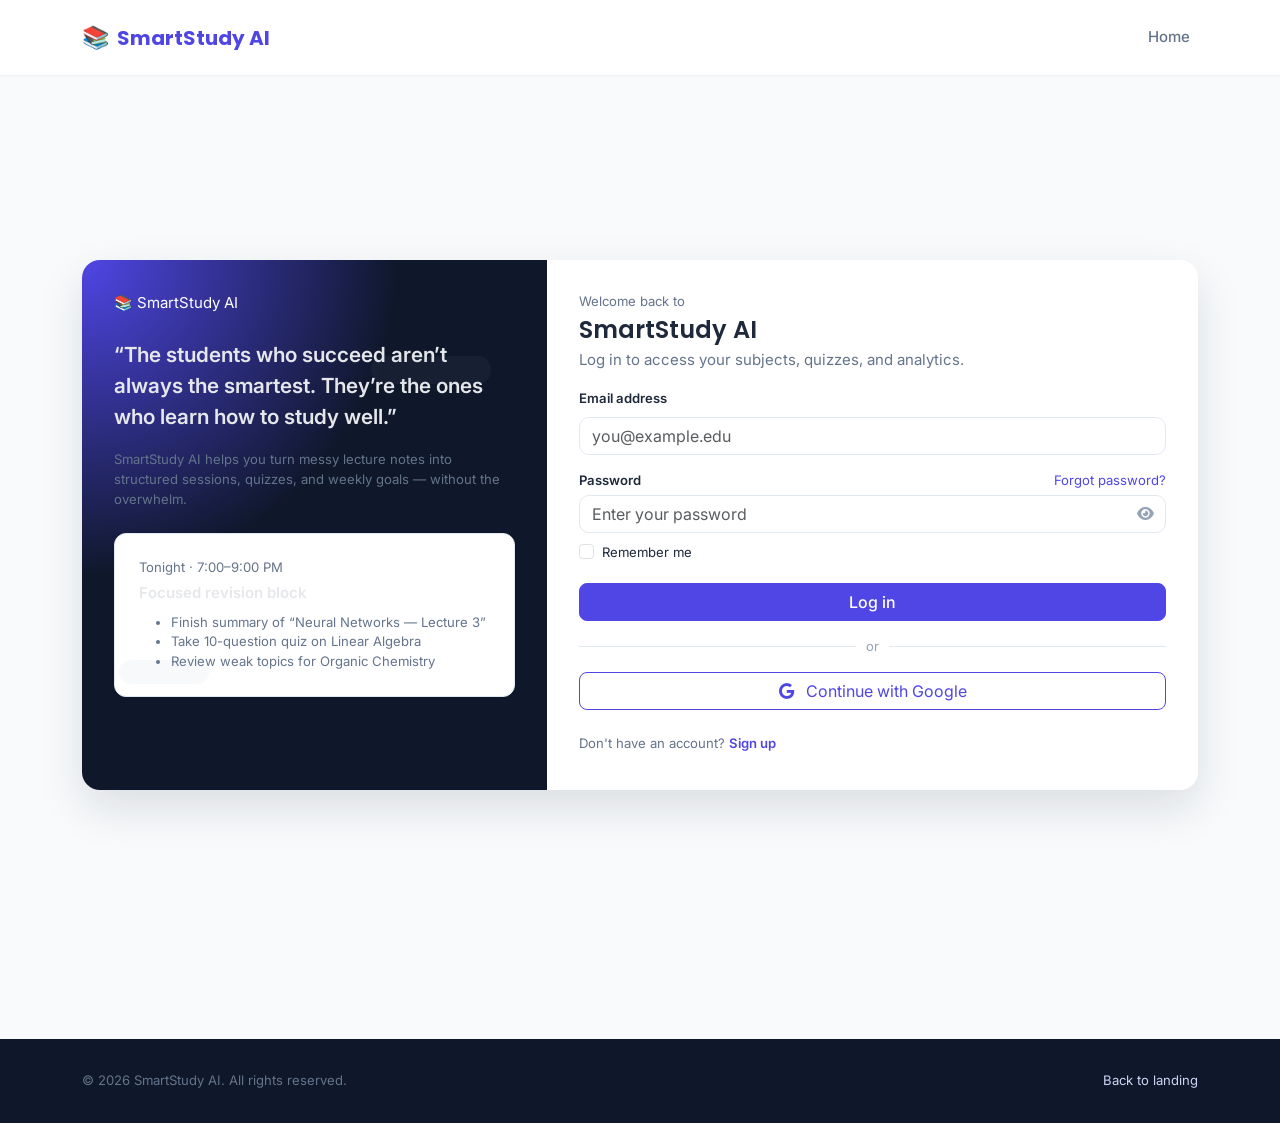
<file: login.html>
<!DOCTYPE html>
<html lang="en">

<head>
  <meta charset="UTF-8" />
  <meta name="viewport" content="width=device-width, initial-scale=1.0" />
  <title>Login — SmartStudy AI</title>

  <!-- Google Fonts -->
  <link
    href="https://fonts.googleapis.com/css2?family=Inter:wght@400;500;600&family=Poppins:wght@500;600;700;800&display=swap"
    rel="stylesheet" />

  <!-- Bootstrap 5 -->
  <link href="https://cdn.jsdelivr.net/npm/bootstrap@5.3.3/dist/css/bootstrap.min.css" rel="stylesheet"
    integrity="sha384-QWTKZyjpPEjISv5WaRU9OFeRpok6YctnYmDr5pNlyT2bRjXh0JMhjY6hW+ALEwIH" crossorigin="anonymous" />

  <!-- Font Awesome -->
  <link rel="stylesheet" href="https://cdnjs.cloudflare.com/ajax/libs/font-awesome/6.5.2/css/all.min.css"
    integrity="sha512-SnH5WK+bZxgPHs44uWIX+LLJAJ9/2Pk0oZDqZL2zZUTdY0JYLOhgyC9vIvT9aBr36T2e0YzlJrL1ZcI02s8nxw=="
    crossorigin="anonymous" referrerpolicy="no-referrer" />

  <link rel="stylesheet" href="css/style.css" />
</head>

<body class="bg-app">
  <!-- Navbar (public) -->
  <nav class="navbar navbar-expand-lg bg-white sticky-top">
    <div class="container py-2">
      <a class="navbar-brand d-flex align-items-center" href="index.html">
        <span class="logo-icon">📚</span>
        <span class="logo-text">SmartStudy AI</span>
      </a>
      <button class="navbar-toggler" type="button" data-bs-toggle="collapse" data-bs-target="#navbarAuth"
        aria-controls="navbarAuth" aria-expanded="false" aria-label="Toggle navigation">
        <span class="navbar-toggler-icon"></span>
      </button>
      <div class="collapse navbar-collapse" id="navbarAuth">
        <ul class="navbar-nav ms-auto mb-2 mb-lg-0">
          <li class="nav-item">
            <a class="nav-link" href="index.html">Home</a>
          </li>
        </ul>
      </div>
    </div>
  </nav>

  <main class="auth-page">
    <div class="container my-auto">
      <div class="auth-card row g-0">
        <!-- Illustration panel -->
        <div class="col-lg-5 d-none d-lg-block">
          <div class="auth-illustration h-100">
            <div class="auth-shapes">
              <div class="auth-shape-pill one"></div>
              <div class="auth-shape-pill two"></div>
            </div>
            <div class="d-flex align-items-center mb-4">
              <span class="logo-icon me-1">📚</span>
              <span class="logo-text text-white">SmartStudy AI</span>
            </div>
            <p class="auth-quote">
              “The students who succeed aren’t always the smartest. They’re the
              ones who learn how to study well.”
            </p>
            <p class="small text-muted-soft mb-4">
              SmartStudy AI helps you turn messy lecture notes into structured
              sessions, quizzes, and weekly goals — without the overwhelm.
            </p>
            <div class="card-soft bg-surface shadow-soft">
              <div class="card-soft-body">
                <div class="small text-muted-soft mb-1">
                  Tonight · 7:00–9:00 PM
                </div>
                <div class="fw-semibold mb-2">Focused revision block</div>
                <ul class="small text-muted-soft mb-0">
                  <li>Finish summary of “Neural Networks — Lecture 3”</li>
                  <li>Take 10-question quiz on Linear Algebra</li>
                  <li>Review weak topics for Organic Chemistry</li>
                </ul>
              </div>
            </div>
          </div>
        </div>

        <!-- Form panel -->
        <div class="col-lg-7">
          <div class="auth-form">
            <div class="mb-3">
              <p class="text-muted-soft small mb-1">Welcome back to</p>
              <h2 class="h4 fw-semibold mb-1">SmartStudy AI</h2>
              <p class="text-muted-soft mb-0">
                Log in to access your subjects, quizzes, and analytics.
              </p>
            </div>

            <form class="mt-3">
              <div class="mb-3">
                <label for="loginEmail" class="form-label small fw-semibold">Email address</label>
                <input type="email" class="form-control" id="loginEmail" placeholder="you@example.edu" />
              </div>
              <div class="mb-2">
                <div class="d-flex justify-content-between align-items-center mb-1">
                  <label for="loginPassword" class="form-label small fw-semibold mb-0">Password</label>
                  <a href="#" class="small">Forgot password?</a>
                </div>
                <div class="input-with-icon">
                  <input type="password" class="form-control" id="loginPassword" placeholder="Enter your password" />
                  <span class="toggle-password" data-target="#loginPassword">
                    <i class="fa-solid fa-eye"></i>
                  </span>
                </div>
              </div>
              <div class="mb-3 d-flex justify-content-between align-items-center">
                <div class="form-check">
                  <input class="form-check-input" type="checkbox" value="" id="rememberMe" />
                  <label class="form-check-label small" for="rememberMe">
                    Remember me
                  </label>
                </div>
              </div>

              <div class="d-grid mb-3">
                <a href="dashboard.html" class="btn btn-primary">
                  Log in
                </a>
              </div>

              <div class="divider-text">
                <span>or</span>
              </div>

              <div class="d-grid">
                <button type="button" class="btn btn-outline-primary">
                  <i class="fa-brands fa-google me-2"></i>
                  Continue with Google
                </button>
              </div>
            </form>

            <div class="mt-4 small text-muted-soft">
              Don't have an account?
              <a href="register.html" class="fw-semibold">Sign up</a>
            </div>
          </div>
        </div>
      </div>
    </div>
  </main>

  <!-- Footer -->
  <footer class="app-footer">
    <div class="container d-flex flex-column flex-md-row justify-content-between align-items-center gap-2">
      <div class="small text-muted-soft">
        © <span id="yearSpan"></span> SmartStudy AI. All rights reserved.
      </div>
      <div class="small">
        <a href="index.html">Back to landing</a>
      </div>
    </div>
  </footer>

  <!-- Bootstrap JS -->
  <script src="https://cdn.jsdelivr.net/npm/bootstrap@5.3.3/dist/js/bootstrap.bundle.min.js"
    integrity="sha384-YvpcrYf0tY3lHB60NNkmXc5s9fDVZLESaAA55NDzOxhy9GkcIdslK1eN7N6jIeHz"
    crossorigin="anonymous"></script>
  <script src="js/main.js"></script>
  <script>
    const y = document.getElementById("yearSpan");
    if (y) {
      y.textContent = new Date().getFullYear();
    }
  </script>
</body>

</html>
</file>
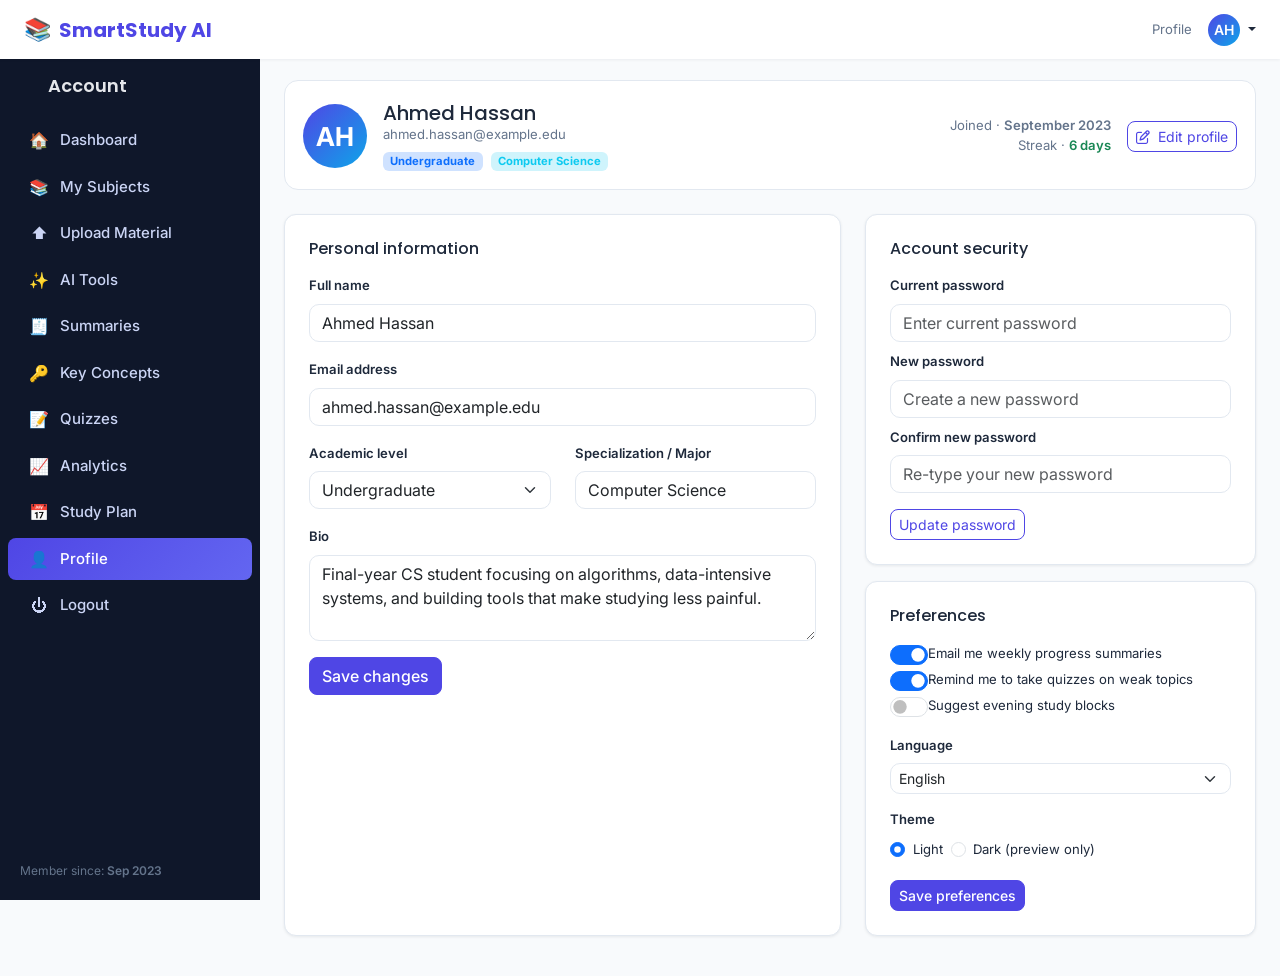
<file: profile.html>
<!DOCTYPE html>
<html lang="en">

<head>
  <meta charset="UTF-8" />
  <meta name="viewport" content="width=device-width, initial-scale=1.0" />
  <title>Profile — SmartStudy AI</title>

  <!-- Google Fonts -->
  <link
    href="https://fonts.googleapis.com/css2?family=Inter:wght@400;500;600&family=Poppins:wght@500;600;700;800&display=swap"
    rel="stylesheet" />

  <!-- Bootstrap 5 -->
  <link href="https://cdn.jsdelivr.net/npm/bootstrap@5.3.3/dist/css/bootstrap.min.css" rel="stylesheet"
    integrity="sha384-QWTKZyjpPEjISv5WaRU9OFeRpok6YctnYmDr5pNlyT2bRjXh0JMhjY6hW+ALEwIH" crossorigin="anonymous" />

  <!-- Font Awesome -->
  <link rel="stylesheet" href="https://cdnjs.cloudflare.com/ajax/libs/font-awesome/6.5.2/css/all.min.css"
    integrity="sha512-SnH5WK+bZxgPHs44uWIX+LLJAJ9/2Pk0oZDqZL2zZUTdY0JYLOhgyC9vIvT9aBr36T2e0YzlJrL1ZcI02s8nxw=="
    crossorigin="anonymous" referrerpolicy="no-referrer" />

  <link rel="stylesheet" href="css/style.css" />
</head>

<body class="bg-app">
  <!-- Navbar (authenticated) -->
  <nav class="navbar navbar-expand-lg bg-white fixed-top">
    <div class="container-fluid px-3 px-md-4">
      <div class="d-flex align-items-center gap-2">
        <button class="btn btn-light d-lg-none sidebar-toggle-btn" type="button" data-sidebar-toggle>
          <i class="fa-solid fa-bars"></i>
        </button>
        <a class="navbar-brand d-flex align-items-center" href="dashboard.html">
          <span class="logo-icon">📚</span>
          <span class="logo-text">SmartStudy AI</span>
        </a>
      </div>
      <div class="d-flex align-items-center gap-3">
        <span class="text-muted-soft small d-none d-md-inline">Profile</span>
        <div class="dropdown">
          <button class="btn btn-link nav-link dropdown-toggle p-0 border-0" type="button" data-bs-toggle="dropdown"
            aria-expanded="false">
            <span class="navbar-avatar">AH</span>
          </button>
          <ul class="dropdown-menu dropdown-menu-end shadow-sm">
            <li><a class="dropdown-item" href="profile.html"><i class="fa-regular fa-user me-2"></i>Profile</a></li>
            <li><a class="dropdown-item" href="analytics.html"><i class="fa-solid fa-chart-line me-2"></i>Analytics</a>
            </li>
            <li>
              <hr class="dropdown-divider" />
            </li>
            <li><a class="dropdown-item" href="login.html"><i class="fa-solid fa-arrow-right-from-bracket me-2"></i>Log
                out</a></li>
          </ul>
        </div>
      </div>
    </div>
  </nav>

  <div class="app-shell">
    <!-- Sidebar -->
    <aside class="sidebar">
      <div class="sidebar-header-row d-none d-lg-flex">
        <div class="sidebar-brand">
          Account
        </div>
      </div>
      <ul class="sidebar-nav px-2">
        <li>
          <a href="dashboard.html" class="sidebar-link">
            <span class="sidebar-icon">🏠</span>
            <span class="sidebar-label">Dashboard</span>
          </a>
        </li>
        <li>
          <a href="subjects.html" class="sidebar-link">
            <span class="sidebar-icon">📚</span>
            <span class="sidebar-label">My Subjects</span>
          </a>
        </li>
        <li>
          <a href="upload.html" class="sidebar-link">
            <span class="sidebar-icon">⬆️</span>
            <span class="sidebar-label">Upload Material</span>
          </a>
        </li>
        <li>
          <a href="ai-tools.html" class="sidebar-link">
            <span class="sidebar-icon">✨</span>
            <span class="sidebar-label">AI Tools</span>
          </a>
        </li>
        <li>
          <a href="summaries.html" class="sidebar-link">
            <span class="sidebar-icon">🧾</span>
            <span class="sidebar-label">Summaries</span>
          </a>
        </li>
        <li>
          <a href="key-concepts.html" class="sidebar-link">
            <span class="sidebar-icon">🔑</span>
            <span class="sidebar-label">Key Concepts</span>
          </a>
        </li>
        <li>
          <a href="quiz.html" class="sidebar-link">
            <span class="sidebar-icon">📝</span>
            <span class="sidebar-label">Quizzes</span>
          </a>
        </li>
        <li>
          <a href="analytics.html" class="sidebar-link">
            <span class="sidebar-icon">📈</span>
            <span class="sidebar-label">Analytics</span>
          </a>
        </li>
        <li>
          <a href="study-plan.html" class="sidebar-link">
            <span class="sidebar-icon">📅</span>
            <span class="sidebar-label">Study Plan</span>
          </a>
        </li>
        <li>
          <a href="profile.html" class="sidebar-link active">
            <span class="sidebar-icon">👤</span>
            <span class="sidebar-label">Profile</span>
          </a>
        </li>
        <li>
          <a href="login.html" class="sidebar-link">
            <span class="sidebar-icon">⏻</span>
            <span class="sidebar-label">Logout</span>
          </a>
        </li>
      </ul>
      <div class="sidebar-footer small">
        Member since: <span class="fw-semibold">Sep 2023</span>
      </div>
    </aside>

    <!-- Main content -->
    <main class="app-main">
      <!-- Profile header -->
      <section class="mb-4">
        <div class="profile-header-card">
          <div class="profile-avatar-lg">
            AH
          </div>
          <div class="flex-grow-1">
            <div class="d-flex flex-wrap justify-content-between align-items-center gap-2">
              <div>
                <h1 class="h5 mb-0">Ahmed Hassan</h1>
                <p class="small text-muted-soft mb-1">
                  ahmed.hassan@example.edu
                </p>
                <span class="badge bg-primary-subtle text-primary small me-1">Undergraduate</span>
                <span class="badge bg-info-subtle text-info small">Computer Science</span>
              </div>
              <div class="text-end small text-muted-soft">
                Joined · <span class="fw-semibold">September 2023</span><br />
                Streak · <span class="fw-semibold text-success">6 days</span>
              </div>
            </div>
          </div>
          <div>
            <button class="btn btn-outline-primary btn-sm">
              <i class="fa-regular fa-pen-to-square me-1"></i>
              Edit profile
            </button>
          </div>
        </div>
      </section>

      <div class="row g-4">
        <!-- Personal information -->
        <div class="col-lg-7">
          <div class="card-soft h-100">
            <div class="card-soft-body">
              <h2 class="h6 mb-3">Personal information</h2>
              <form>
                <div class="mb-3">
                  <label class="form-label small fw-semibold" for="profileName">Full name</label>
                  <input type="text" id="profileName" class="form-control" value="Ahmed Hassan" />
                </div>
                <div class="mb-3">
                  <label class="form-label small fw-semibold" for="profileEmail">Email address</label>
                  <input type="email" id="profileEmail" class="form-control" value="ahmed.hassan@example.edu" />
                </div>
                <div class="row">
                  <div class="col-md-6 mb-3">
                    <label class="form-label small fw-semibold" for="profileLevel">Academic level</label>
                    <select id="profileLevel" class="form-select">
                      <option>High School</option>
                      <option selected>Undergraduate</option>
                      <option>Graduate</option>
                      <option>PhD</option>
                    </select>
                  </div>
                  <div class="col-md-6 mb-3">
                    <label class="form-label small fw-semibold" for="profileMajor">Specialization / Major</label>
                    <input type="text" id="profileMajor" class="form-control" value="Computer Science" />
                  </div>
                </div>
                <div class="mb-3">
                  <label class="form-label small fw-semibold" for="profileBio">Bio</label>
                  <textarea id="profileBio" rows="3" class="form-control"
                    placeholder="Share a bit about what you’re studying and your goals.">Final-year CS student focusing on algorithms, data-intensive systems, and building tools that make studying less painful.</textarea>
                </div>
                <button type="button" class="btn btn-primary">
                  Save changes
                </button>
              </form>
            </div>
          </div>
        </div>

        <!-- Security & preferences -->
        <div class="col-lg-5">
          <!-- Account security -->
          <div class="card-soft mb-3">
            <div class="card-soft-body">
              <h2 class="h6 mb-3">Account security</h2>
              <form>
                <div class="mb-2">
                  <label class="form-label small fw-semibold" for="currentPassword">Current password</label>
                  <input type="password" id="currentPassword" class="form-control" placeholder="Enter current password" />
                </div>
                <div class="mb-2">
                  <label class="form-label small fw-semibold" for="newPassword">New password</label>
                  <input type="password" id="newPassword" class="form-control" placeholder="Create a new password" />
                </div>
                <div class="mb-3">
                  <label class="form-label small fw-semibold" for="confirmNewPassword">Confirm new password</label>
                  <input type="password" id="confirmNewPassword" class="form-control"
                    placeholder="Re-type your new password" />
                </div>
                <button type="button" class="btn btn-outline-primary btn-sm">
                  Update password
                </button>
              </form>
            </div>
          </div>

          <!-- Preferences -->
          <div class="card-soft">
            <div class="card-soft-body">
              <h2 class="h6 mb-3">Preferences</h2>
              <div class="mb-3">
                <div class="form-check form-switch">
                  <input class="form-check-input" type="checkbox" id="prefEmailUpdates" checked />
                  <label class="form-check-label small" for="prefEmailUpdates">
                    Email me weekly progress summaries
                  </label>
                </div>
                <div class="form-check form-switch">
                  <input class="form-check-input" type="checkbox" id="prefQuizReminders" checked />
                  <label class="form-check-label small" for="prefQuizReminders">
                    Remind me to take quizzes on weak topics
                  </label>
                </div>
                <div class="form-check form-switch">
                  <input class="form-check-input" type="checkbox" id="prefStudyBlocks" />
                  <label class="form-check-label small" for="prefStudyBlocks">
                    Suggest evening study blocks
                  </label>
                </div>
              </div>
              <div class="mb-3">
                <label class="form-label small fw-semibold" for="prefLanguage">Language</label>
                <select id="prefLanguage" class="form-select form-select-sm">
                  <option selected>English</option>
                  <option>Arabic</option>
                  <option>French</option>
                  <option>Spanish</option>
                </select>
              </div>
              <div class="mb-2">
                <label class="form-label small fw-semibold d-block">Theme</label>
                <div class="d-flex gap-2">
                  <div class="form-check">
                    <input class="form-check-input" type="radio" name="theme" id="themeLight" checked />
                    <label class="form-check-label small" for="themeLight">
                      Light
                    </label>
                  </div>
                  <div class="form-check">
                    <input class="form-check-input" type="radio" name="theme" id="themeDark" />
                    <label class="form-check-label small" for="themeDark">
                      Dark (preview only)
                    </label>
                  </div>
                </div>
              </div>
              <button type="button" class="btn btn-primary btn-sm mt-2">
                Save preferences
              </button>
            </div>
          </div>
        </div>
      </div>
    </main>
  </div>

  <!-- Bootstrap JS -->
  <script src="https://cdn.jsdelivr.net/npm/bootstrap@5.3.3/dist/js/bootstrap.bundle.min.js"
    integrity="sha384-YvpcrYf0tY3lHB60NNkmXc5s9fDVZLESaAA55NDzOxhy9GkcIdslK1eN7N6jIeHz"
    crossorigin="anonymous"></script>
  <script src="js/main.js"></script>
</body>

</html>
</file>
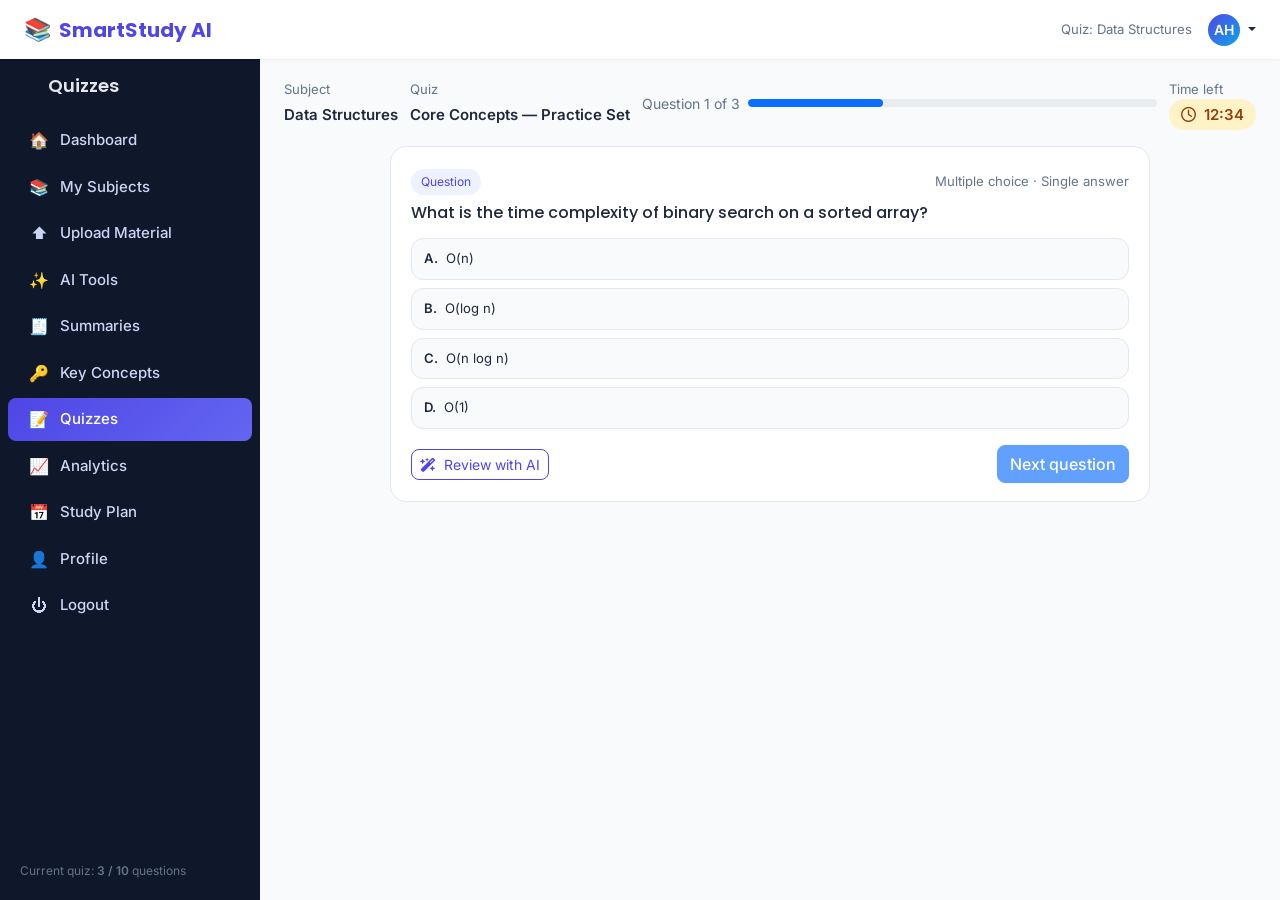
<file: quiz.html>
<!DOCTYPE html>
<html lang="en">

<head>
  <meta charset="UTF-8" />
  <meta name="viewport" content="width=device-width, initial-scale=1.0" />
  <title>Take a Quiz — SmartStudy AI</title>

  <!-- Google Fonts -->
  <link
    href="https://fonts.googleapis.com/css2?family=Inter:wght@400;500;600&family=Poppins:wght@500;600;700;800&display=swap"
    rel="stylesheet" />

  <!-- Bootstrap 5 -->
  <link href="https://cdn.jsdelivr.net/npm/bootstrap@5.3.3/dist/css/bootstrap.min.css" rel="stylesheet"
    integrity="sha384-QWTKZyjpPEjISv5WaRU9OFeRpok6YctnYmDr5pNlyT2bRjXh0JMhjY6hW+ALEwIH" crossorigin="anonymous" />

  <!-- Font Awesome -->
  <link rel="stylesheet" href="https://cdnjs.cloudflare.com/ajax/libs/font-awesome/6.5.2/css/all.min.css"
    integrity="sha512-SnH5WK+bZxgPHs44uWIX+LLJAJ9/2Pk0oZDqZL2zZUTdY0JYLOhgyC9vIvT9aBr36T2e0YzlJrL1ZcI02s8nxw=="
    crossorigin="anonymous" referrerpolicy="no-referrer" />

  <link rel="stylesheet" href="css/style.css" />
</head>

<body class="bg-app">
  <!-- Navbar (authenticated) -->
  <nav class="navbar navbar-expand-lg bg-white fixed-top">
    <div class="container-fluid px-3 px-md-4">
      <div class="d-flex align-items-center gap-2">
        <button class="btn btn-light d-lg-none sidebar-toggle-btn" type="button" data-sidebar-toggle>
          <i class="fa-solid fa-bars"></i>
        </button>
        <a class="navbar-brand d-flex align-items-center" href="dashboard.html">
          <span class="logo-icon">📚</span>
          <span class="logo-text">SmartStudy AI</span>
        </a>
      </div>
      <div class="d-flex align-items-center gap-3">
        <span class="text-muted-soft small d-none d-md-inline">Quiz: Data Structures</span>
        <div class="dropdown">
          <button class="btn btn-link nav-link dropdown-toggle p-0 border-0" type="button" data-bs-toggle="dropdown"
            aria-expanded="false">
            <span class="navbar-avatar">AH</span>
          </button>
          <ul class="dropdown-menu dropdown-menu-end shadow-sm">
            <li><a class="dropdown-item" href="profile.html"><i class="fa-regular fa-user me-2"></i>Profile</a></li>
            <li><a class="dropdown-item" href="analytics.html"><i class="fa-solid fa-chart-line me-2"></i>Analytics</a>
            </li>
            <li>
              <hr class="dropdown-divider" />
            </li>
            <li><a class="dropdown-item" href="login.html"><i class="fa-solid fa-arrow-right-from-bracket me-2"></i>Log
                out</a></li>
          </ul>
        </div>
      </div>
    </div>
  </nav>

  <div class="app-shell">
    <!-- Sidebar -->
    <aside class="sidebar">
      <div class="sidebar-header-row d-none d-lg-flex">
        <div class="sidebar-brand">
          Quizzes
        </div>
      </div>
      <ul class="sidebar-nav px-2">
        <li>
          <a href="dashboard.html" class="sidebar-link">
            <span class="sidebar-icon">🏠</span>
            <span class="sidebar-label">Dashboard</span>
          </a>
        </li>
        <li>
          <a href="subjects.html" class="sidebar-link">
            <span class="sidebar-icon">📚</span>
            <span class="sidebar-label">My Subjects</span>
          </a>
        </li>
        <li>
          <a href="upload.html" class="sidebar-link">
            <span class="sidebar-icon">⬆️</span>
            <span class="sidebar-label">Upload Material</span>
          </a>
        </li>
        <li>
          <a href="ai-tools.html" class="sidebar-link">
            <span class="sidebar-icon">✨</span>
            <span class="sidebar-label">AI Tools</span>
          </a>
        </li>
        <li>
          <a href="summaries.html" class="sidebar-link">
            <span class="sidebar-icon">🧾</span>
            <span class="sidebar-label">Summaries</span>
          </a>
        </li>
        <li>
          <a href="key-concepts.html" class="sidebar-link">
            <span class="sidebar-icon">🔑</span>
            <span class="sidebar-label">Key Concepts</span>
          </a>
        </li>
        <li>
          <a href="quiz.html" class="sidebar-link active">
            <span class="sidebar-icon">📝</span>
            <span class="sidebar-label">Quizzes</span>
          </a>
        </li>
        <li>
          <a href="analytics.html" class="sidebar-link">
            <span class="sidebar-icon">📈</span>
            <span class="sidebar-label">Analytics</span>
          </a>
        </li>
        <li>
          <a href="study-plan.html" class="sidebar-link">
            <span class="sidebar-icon">📅</span>
            <span class="sidebar-label">Study Plan</span>
          </a>
        </li>
        <li>
          <a href="profile.html" class="sidebar-link">
            <span class="sidebar-icon">👤</span>
            <span class="sidebar-label">Profile</span>
          </a>
        </li>
        <li>
          <a href="login.html" class="sidebar-link">
            <span class="sidebar-icon">⏻</span>
            <span class="sidebar-label">Logout</span>
          </a>
        </li>
      </ul>
      <div class="sidebar-footer small">
        Current quiz: <span class="fw-semibold">3 / 10</span> questions
      </div>
    </aside>

    <!-- Main content -->
    <main class="app-main">
      <div class="quiz-topbar" data-quiz>
        <div>
          <div class="small text-muted-soft mb-1">Subject</div>
          <div class="fw-semibold">Data Structures</div>
        </div>
        <div>
          <div class="small text-muted-soft mb-1">Quiz</div>
          <div class="fw-semibold">Core Concepts — Practice Set</div>
        </div>
        <div class="flex-grow-1">
          <div class="d-flex align-items-center gap-2">
            <span class="quiz-progress-text" data-quiz-progress-label>Question 1 of 3</span>
            <div class="progress flex-grow-1">
              <div class="progress-bar bg-primary" role="progressbar" style="width: 33%;" aria-valuenow="33"
                aria-valuemin="0" aria-valuemax="100" data-quiz-progress></div>
            </div>
          </div>
        </div>
        <div>
          <div class="small text-muted-soft mb-1">Time left</div>
          <span class="quiz-timer">
            <i class="fa-regular fa-clock me-1"></i>
            12:34
          </span>
        </div>
      </div>

      <!-- Question card -->
      <section class="mb-4">
        <div class="quiz-question-card">
          <div class="d-flex justify-content-between align-items-center mb-2">
            <span class="quiz-question-badge">Question</span>
            <span class="small text-muted-soft">Multiple choice · Single answer</span>
          </div>
          <h2 class="h6 mb-3" data-quiz-question-text>
            <!-- populated by JS -->
          </h2>

          <div class="vstack gap-2 mb-3">
            <div class="quiz-option-card" data-quiz-option>
              <div class="small">
                <span class="fw-semibold me-1">A.</span>
                <span data-quiz-option-label>Option text</span>
              </div>
            </div>
            <div class="quiz-option-card" data-quiz-option>
              <div class="small">
                <span class="fw-semibold me-1">B.</span>
                <span data-quiz-option-label>Option text</span>
              </div>
            </div>
            <div class="quiz-option-card" data-quiz-option>
              <div class="small">
                <span class="fw-semibold me-1">C.</span>
                <span data-quiz-option-label>Option text</span>
              </div>
            </div>
            <div class="quiz-option-card" data-quiz-option>
              <div class="small">
                <span class="fw-semibold me-1">D.</span>
                <span data-quiz-option-label>Option text</span>
              </div>
            </div>
          </div>

          <div class="d-flex justify-content-between align-items-center">
            <button type="button" class="btn btn-outline-primary btn-sm" onclick="window.location.href='ai-tools.html'">
              <i class="fa-solid fa-wand-magic-sparkles me-1"></i>
              Review with AI
            </button>
            <button type="button" class="btn btn-primary" data-quiz-next disabled>
              Next question
            </button>
          </div>
        </div>
      </section>
    </main>
  </div>

  <!-- Results Modal -->
  <div class="modal fade" id="quizResultModal" tabindex="-1" aria-labelledby="quizResultModalLabel"
    aria-hidden="true">
    <div class="modal-dialog modal-dialog-centered">
      <div class="modal-content rounded-12">
        <div class="modal-header border-0 pb-0">
          <h1 class="modal-title fs-6" id="quizResultModalLabel">Quiz results</h1>
          <button type="button" class="btn-close" data-bs-dismiss="modal" aria-label="Close"></button>
        </div>
        <div class="modal-body pt-2">
          <div class="text-center mb-3">
            <div class="mx-auto mb-2"
              style="width:96px;height:96px;border-radius:999px;border:6px solid rgba(79,70,229,0.18);display:flex;align-items:center;justify-content:center;background:linear-gradient(135deg,#4F46E5,#6366F1);color:#EEF2FF;">
              <span class="fw-bold fs-4" data-quiz-score-circle>80%</span>
            </div>
            <div class="fw-semibold mb-1" data-quiz-score-detail>Correct: 8 / 10</div>
            <p class="small text-muted-soft mb-0" data-quiz-score-message>
              Great job! You're mastering this topic.
            </p>
          </div>
        </div>
        <div class="modal-footer border-0 pt-0 d-flex justify-content-between">
          <button type="button" class="btn btn-white" data-bs-dismiss="modal">
            Review answers
          </button>
          <a href="dashboard.html" class="btn btn-primary">
            Back to dashboard
          </a>
        </div>
      </div>
    </div>
  </div>

  <!-- Bootstrap JS -->
  <script src="https://cdn.jsdelivr.net/npm/bootstrap@5.3.3/dist/js/bootstrap.bundle.min.js"
    integrity="sha384-YvpcrYf0tY3lHB60NNkmXc5s9fDVZLESaAA55NDzOxhy9GkcIdslK1eN7N6jIeHz"
    crossorigin="anonymous"></script>
  <script src="js/main.js"></script>
</body>

</html>
</file>
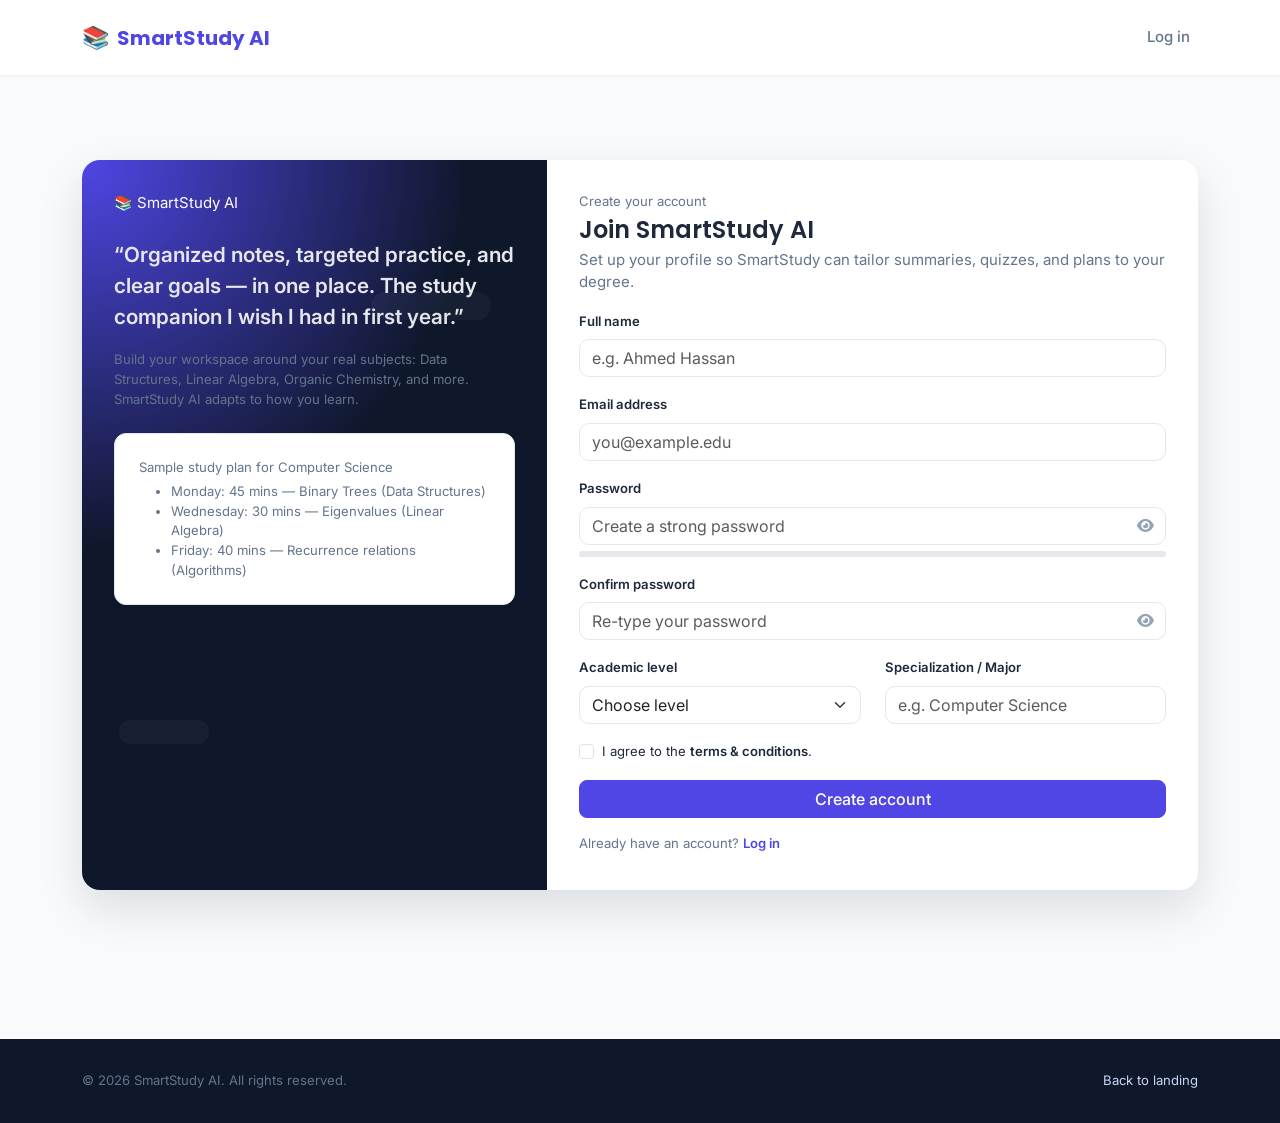
<file: register.html>
<!DOCTYPE html>
<html lang="en">

<head>
  <meta charset="UTF-8" />
  <meta name="viewport" content="width=device-width, initial-scale=1.0" />
  <title>Create Account — SmartStudy AI</title>

  <!-- Google Fonts -->
  <link
    href="https://fonts.googleapis.com/css2?family=Inter:wght@400;500;600&family=Poppins:wght@500;600;700;800&display=swap"
    rel="stylesheet" />

  <!-- Bootstrap 5 -->
  <link href="https://cdn.jsdelivr.net/npm/bootstrap@5.3.3/dist/css/bootstrap.min.css" rel="stylesheet"
    integrity="sha384-QWTKZyjpPEjISv5WaRU9OFeRpok6YctnYmDr5pNlyT2bRjXh0JMhjY6hW+ALEwIH" crossorigin="anonymous" />

  <!-- Font Awesome -->
  <link rel="stylesheet" href="https://cdnjs.cloudflare.com/ajax/libs/font-awesome/6.5.2/css/all.min.css"
    integrity="sha512-SnH5WK+bZxgPHs44uWIX+LLJAJ9/2Pk0oZDqZL2zZUTdY0JYLOhgyC9vIvT9aBr36T2e0YzlJrL1ZcI02s8nxw=="
    crossorigin="anonymous" referrerpolicy="no-referrer" />

  <link rel="stylesheet" href="css/style.css" />
</head>

<body class="bg-app">
  <!-- Navbar (public) -->
  <nav class="navbar navbar-expand-lg bg-white sticky-top">
    <div class="container py-2">
      <a class="navbar-brand d-flex align-items-center" href="index.html">
        <span class="logo-icon">📚</span>
        <span class="logo-text">SmartStudy AI</span>
      </a>
      <button class="navbar-toggler" type="button" data-bs-toggle="collapse" data-bs-target="#navbarAuth"
        aria-controls="navbarAuth" aria-expanded="false" aria-label="Toggle navigation">
        <span class="navbar-toggler-icon"></span>
      </button>
      <div class="collapse navbar-collapse" id="navbarAuth">
        <ul class="navbar-nav ms-auto mb-2 mb-lg-0">
          <li class="nav-item">
            <a class="nav-link" href="login.html">Log in</a>
          </li>
        </ul>
      </div>
    </div>
  </nav>

  <main class="auth-page">
    <div class="container my-auto">
      <div class="auth-card row g-0">
        <!-- Illustration panel -->
        <div class="col-lg-5 d-none d-lg-block">
          <div class="auth-illustration h-100">
            <div class="auth-shapes">
              <div class="auth-shape-pill one"></div>
              <div class="auth-shape-pill two"></div>
            </div>
            <div class="d-flex align-items-center mb-4">
              <span class="logo-icon me-1">📚</span>
              <span class="logo-text text-white">SmartStudy AI</span>
            </div>
            <p class="auth-quote">
              “Organized notes, targeted practice, and clear goals — in one
              place. The study companion I wish I had in first year.”
            </p>
            <p class="small text-muted-soft mb-4">
              Build your workspace around your real subjects: Data Structures,
              Linear Algebra, Organic Chemistry, and more. SmartStudy AI adapts
              to how you learn.
            </p>
            <div class="card-soft bg-surface shadow-soft">
              <div class="card-soft-body">
                <div class="small text-muted-soft mb-1">
                  Sample study plan for Computer Science
                </div>
                <ul class="small text-muted-soft mb-0">
                  <li>Monday: 45 mins — Binary Trees (Data Structures)</li>
                  <li>Wednesday: 30 mins — Eigenvalues (Linear Algebra)</li>
                  <li>Friday: 40 mins — Recurrence relations (Algorithms)</li>
                </ul>
              </div>
            </div>
          </div>
        </div>

        <!-- Form panel -->
        <div class="col-lg-7">
          <div class="auth-form">
            <div class="mb-3">
              <p class="text-muted-soft small mb-1">Create your account</p>
              <h2 class="h4 fw-semibold mb-1">Join SmartStudy AI</h2>
              <p class="text-muted-soft mb-0">
                Set up your profile so SmartStudy can tailor summaries, quizzes,
                and plans to your degree.
              </p>
            </div>

            <form class="mt-3">
              <div class="mb-3">
                <label for="fullName" class="form-label small fw-semibold">Full name</label>
                <input type="text" class="form-control" id="fullName" placeholder="e.g. Ahmed Hassan" />
              </div>
              <div class="mb-3">
                <label for="registerEmail" class="form-label small fw-semibold">Email address</label>
                <input type="email" class="form-control" id="registerEmail" placeholder="you@example.edu" />
              </div>
              <div class="mb-3">
                <label for="registerPassword" class="form-label small fw-semibold">Password</label>
                <div class="input-with-icon">
                  <input type="password" class="form-control" id="registerPassword" data-password-strength="true"
                    placeholder="Create a strong password" />
                  <span class="toggle-password" data-target="#registerPassword">
                    <i class="fa-solid fa-eye"></i>
                  </span>
                </div>
                <div class="password-strength">
                  <div class="password-strength-bar"></div>
                </div>
              </div>
              <div class="mb-3">
                <label for="confirmPassword" class="form-label small fw-semibold">Confirm password</label>
                <div class="input-with-icon">
                  <input type="password" class="form-control" id="confirmPassword" placeholder="Re-type your password" />
                  <span class="toggle-password" data-target="#confirmPassword">
                    <i class="fa-solid fa-eye"></i>
                  </span>
                </div>
              </div>

              <div class="row">
                <div class="col-md-6 mb-3">
                  <label for="academicLevel" class="form-label small fw-semibold">Academic level</label>
                  <select id="academicLevel" class="form-select">
                    <option selected>Choose level</option>
                    <option>High School</option>
                    <option>Undergraduate</option>
                    <option>Graduate</option>
                    <option>PhD</option>
                  </select>
                </div>
                <div class="col-md-6 mb-3">
                  <label for="major" class="form-label small fw-semibold">Specialization / Major</label>
                  <input type="text" id="major" class="form-control" placeholder="e.g. Computer Science" />
                </div>
              </div>

              <div class="mb-3 form-check">
                <input class="form-check-input" type="checkbox" value="" id="termsCheck" />
                <label class="form-check-label small" for="termsCheck">
                  I agree to the <span class="fw-semibold">terms &amp; conditions</span>.
                </label>
              </div>

              <div class="d-grid mb-2">
                <a href="dashboard.html" class="btn btn-primary">
                  Create account
                </a>
              </div>
            </form>

            <div class="mt-3 small text-muted-soft">
              Already have an account?
              <a href="login.html" class="fw-semibold">Log in</a>
            </div>
          </div>
        </div>
      </div>
    </div>
  </main>

  <!-- Footer -->
  <footer class="app-footer">
    <div class="container d-flex flex-column flex-md-row justify-content-between align-items-center gap-2">
      <div class="small text-muted-soft">
        © <span id="yearSpan"></span> SmartStudy AI. All rights reserved.
      </div>
      <div class="small">
        <a href="index.html">Back to landing</a>
      </div>
    </div>
  </footer>

  <!-- Bootstrap JS -->
  <script src="https://cdn.jsdelivr.net/npm/bootstrap@5.3.3/dist/js/bootstrap.bundle.min.js"
    integrity="sha384-YvpcrYf0tY3lHB60NNkmXc5s9fDVZLESaAA55NDzOxhy9GkcIdslK1eN7N6jIeHz"
    crossorigin="anonymous"></script>
  <script src="js/main.js"></script>
  <script>
    const y = document.getElementById("yearSpan");
    if (y) {
      y.textContent = new Date().getFullYear();
    }
  </script>
</body>

</html>
</file>
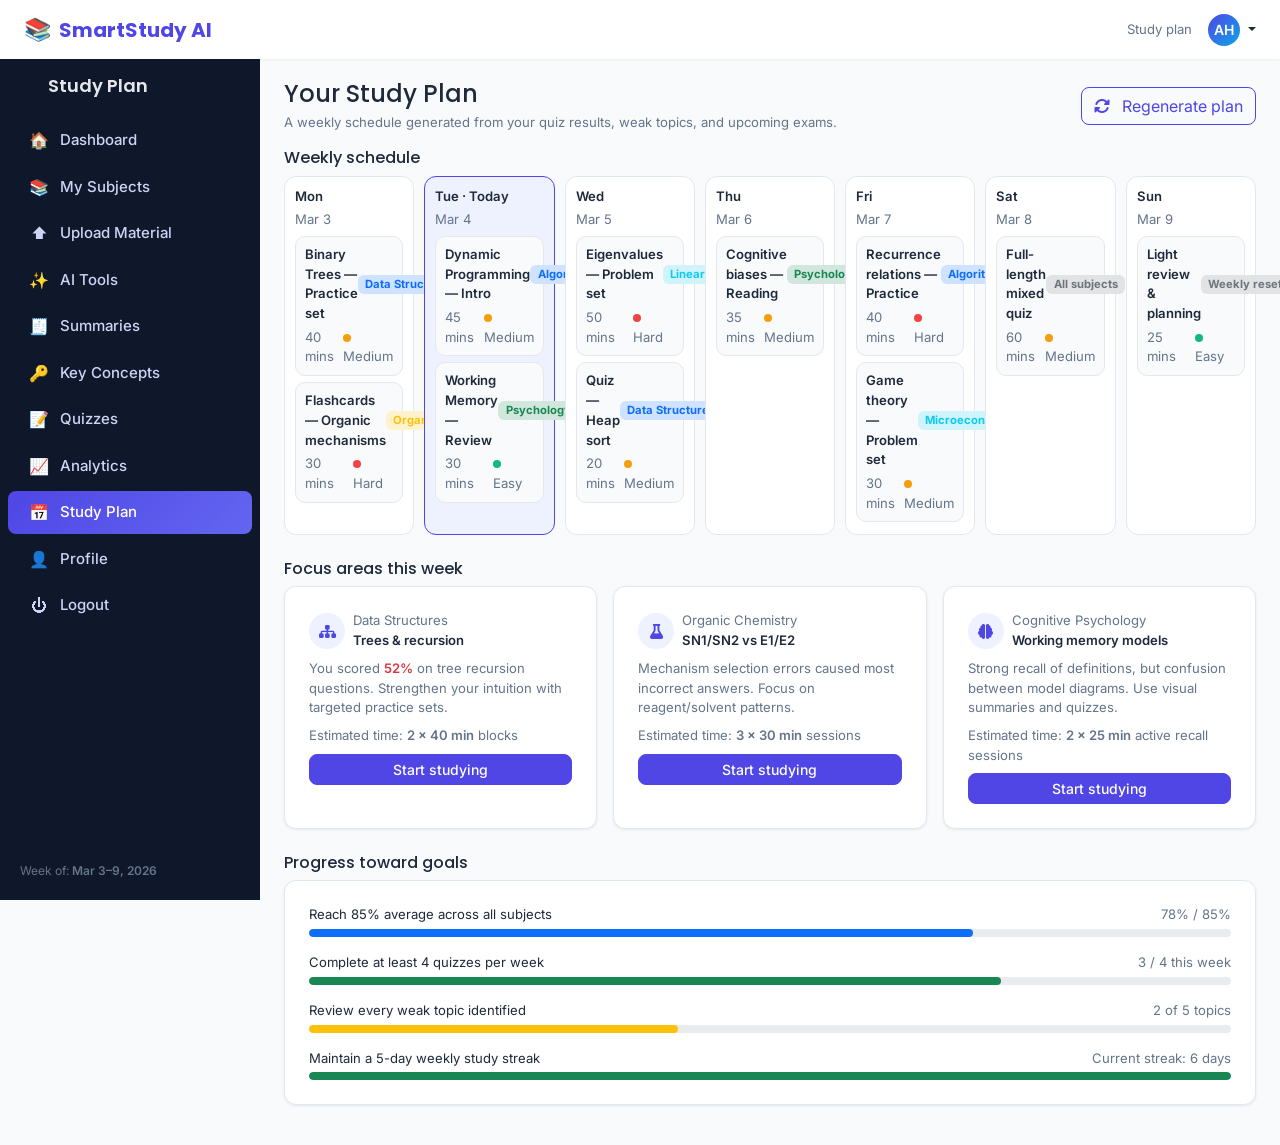
<file: study-plan.html>
<!DOCTYPE html>
<html lang="en">

<head>
  <meta charset="UTF-8" />
  <meta name="viewport" content="width=device-width, initial-scale=1.0" />
  <title>Study Plan — SmartStudy AI</title>

  <!-- Google Fonts -->
  <link
    href="https://fonts.googleapis.com/css2?family=Inter:wght@400;500;600&family=Poppins:wght@500;600;700;800&display=swap"
    rel="stylesheet" />

  <!-- Bootstrap 5 -->
  <link href="https://cdn.jsdelivr.net/npm/bootstrap@5.3.3/dist/css/bootstrap.min.css" rel="stylesheet"
    integrity="sha384-QWTKZyjpPEjISv5WaRU9OFeRpok6YctnYmDr5pNlyT2bRjXh0JMhjY6hW+ALEwIH" crossorigin="anonymous" />

  <!-- Font Awesome -->
  <link rel="stylesheet" href="https://cdnjs.cloudflare.com/ajax/libs/font-awesome/6.5.2/css/all.min.css"
    integrity="sha512-SnH5WK+bZxgPHs44uWIX+LLJAJ9/2Pk0oZDqZL2zZUTdY0JYLOhgyC9vIvT9aBr36T2e0YzlJrL1ZcI02s8nxw=="
    crossorigin="anonymous" referrerpolicy="no-referrer" />

  <link rel="stylesheet" href="css/style.css" />
</head>

<body class="bg-app">
  <!-- Navbar (authenticated) -->
  <nav class="navbar navbar-expand-lg bg-white fixed-top">
    <div class="container-fluid px-3 px-md-4">
      <div class="d-flex align-items-center gap-2">
        <button class="btn btn-light d-lg-none sidebar-toggle-btn" type="button" data-sidebar-toggle>
          <i class="fa-solid fa-bars"></i>
        </button>
        <a class="navbar-brand d-flex align-items-center" href="dashboard.html">
          <span class="logo-icon">📚</span>
          <span class="logo-text">SmartStudy AI</span>
        </a>
      </div>
      <div class="d-flex align-items-center gap-3">
        <span class="text-muted-soft small d-none d-md-inline">Study plan</span>
        <div class="dropdown">
          <button class="btn btn-link nav-link dropdown-toggle p-0 border-0" type="button" data-bs-toggle="dropdown"
            aria-expanded="false">
            <span class="navbar-avatar">AH</span>
          </button>
          <ul class="dropdown-menu dropdown-menu-end shadow-sm">
            <li><a class="dropdown-item" href="profile.html"><i class="fa-regular fa-user me-2"></i>Profile</a></li>
            <li><a class="dropdown-item" href="analytics.html"><i class="fa-solid fa-chart-line me-2"></i>Analytics</a>
            </li>
            <li>
              <hr class="dropdown-divider" />
            </li>
            <li><a class="dropdown-item" href="login.html"><i class="fa-solid fa-arrow-right-from-bracket me-2"></i>Log
                out</a></li>
          </ul>
        </div>
      </div>
    </div>
  </nav>

  <div class="app-shell">
    <!-- Sidebar -->
    <aside class="sidebar">
      <div class="sidebar-header-row d-none d-lg-flex">
        <div class="sidebar-brand">
          Study Plan
        </div>
      </div>
      <ul class="sidebar-nav px-2">
        <li>
          <a href="dashboard.html" class="sidebar-link">
            <span class="sidebar-icon">🏠</span>
            <span class="sidebar-label">Dashboard</span>
          </a>
        </li>
        <li>
          <a href="subjects.html" class="sidebar-link">
            <span class="sidebar-icon">📚</span>
            <span class="sidebar-label">My Subjects</span>
          </a>
        </li>
        <li>
          <a href="upload.html" class="sidebar-link">
            <span class="sidebar-icon">⬆️</span>
            <span class="sidebar-label">Upload Material</span>
          </a>
        </li>
        <li>
          <a href="ai-tools.html" class="sidebar-link">
            <span class="sidebar-icon">✨</span>
            <span class="sidebar-label">AI Tools</span>
          </a>
        </li>
        <li>
          <a href="summaries.html" class="sidebar-link">
            <span class="sidebar-icon">🧾</span>
            <span class="sidebar-label">Summaries</span>
          </a>
        </li>
        <li>
          <a href="key-concepts.html" class="sidebar-link">
            <span class="sidebar-icon">🔑</span>
            <span class="sidebar-label">Key Concepts</span>
          </a>
        </li>
        <li>
          <a href="quiz.html" class="sidebar-link">
            <span class="sidebar-icon">📝</span>
            <span class="sidebar-label">Quizzes</span>
          </a>
        </li>
        <li>
          <a href="analytics.html" class="sidebar-link">
            <span class="sidebar-icon">📈</span>
            <span class="sidebar-label">Analytics</span>
          </a>
        </li>
        <li>
          <a href="study-plan.html" class="sidebar-link active">
            <span class="sidebar-icon">📅</span>
            <span class="sidebar-label">Study Plan</span>
          </a>
        </li>
        <li>
          <a href="profile.html" class="sidebar-link">
            <span class="sidebar-icon">👤</span>
            <span class="sidebar-label">Profile</span>
          </a>
        </li>
        <li>
          <a href="login.html" class="sidebar-link">
            <span class="sidebar-icon">⏻</span>
            <span class="sidebar-label">Logout</span>
          </a>
        </li>
      </ul>
      <div class="sidebar-footer small">
        Week of: <span class="fw-semibold">Mar 3–9, 2026</span>
      </div>
    </aside>

    <!-- Main content -->
    <main class="app-main">
      <div class="d-flex flex-wrap justify-content-between align-items-center gap-2 mb-3">
        <div>
          <h1 class="h4 mb-1">Your Study Plan</h1>
          <p class="text-muted-soft small mb-0">
            A weekly schedule generated from your quiz results, weak topics, and upcoming exams.
          </p>
        </div>
        <div class="d-flex gap-2">
          <button type="button" class="btn btn-outline-primary">
            <i class="fa-solid fa-rotate me-2"></i>
            Regenerate plan
          </button>
        </div>
      </div>

      <!-- Weekly schedule -->
      <section class="mb-4">
        <h2 class="h6 mb-2">Weekly schedule</h2>
        <div class="week-grid">
          <!-- Monday -->
          <div class="day-column">
            <div class="small fw-semibold mb-1">Mon</div>
            <div class="small text-muted-soft mb-1">Mar 3</div>
            <div class="day-task-card">
              <div class="d-flex justify-content-between align-items-center mb-1">
                <span class="small fw-semibold">Binary Trees — Practice set</span>
                <span class="badge bg-primary-subtle text-primary small">Data Structures</span>
              </div>
              <div class="d-flex justify-content-between align-items-center small text-muted-soft">
                <span>40 mins</span>
                <span><span class="difficulty-dot difficulty-medium"></span> Medium</span>
              </div>
            </div>
            <div class="day-task-card">
              <div class="d-flex justify-content-between align-items-center mb-1">
                <span class="small fw-semibold">Flashcards — Organic mechanisms</span>
                <span class="badge bg-warning-subtle text-warning small">Organic Chem</span>
              </div>
              <div class="d-flex justify-content-between align-items-center small text-muted-soft">
                <span>30 mins</span>
                <span><span class="difficulty-dot difficulty-hard"></span> Hard</span>
              </div>
            </div>
          </div>

          <!-- Tuesday (today highlight) -->
          <div class="day-column today">
            <div class="small fw-semibold mb-1">Tue · Today</div>
            <div class="small text-muted-soft mb-1">Mar 4</div>
            <div class="day-task-card">
              <div class="d-flex justify-content-between align-items-center mb-1">
                <span class="small fw-semibold">Dynamic Programming — Intro</span>
                <span class="badge bg-primary-subtle text-primary small">Algorithms</span>
              </div>
              <div class="d-flex justify-content-between align-items-center small text-muted-soft">
                <span>45 mins</span>
                <span><span class="difficulty-dot difficulty-medium"></span> Medium</span>
              </div>
            </div>
            <div class="day-task-card">
              <div class="d-flex justify-content-between align-items-center mb-1">
                <span class="small fw-semibold">Working Memory — Review</span>
                <span class="badge bg-success-subtle text-success small">Psychology</span>
              </div>
              <div class="d-flex justify-content-between align-items-center small text-muted-soft">
                <span>30 mins</span>
                <span><span class="difficulty-dot difficulty-easy"></span> Easy</span>
              </div>
            </div>
          </div>

          <!-- Wednesday -->
          <div class="day-column">
            <div class="small fw-semibold mb-1">Wed</div>
            <div class="small text-muted-soft mb-1">Mar 5</div>
            <div class="day-task-card">
              <div class="d-flex justify-content-between align-items-center mb-1">
                <span class="small fw-semibold">Eigenvalues — Problem set</span>
                <span class="badge bg-info-subtle text-info small">Linear Algebra</span>
              </div>
              <div class="d-flex justify-content-between align-items-center small text-muted-soft">
                <span>50 mins</span>
                <span><span class="difficulty-dot difficulty-hard"></span> Hard</span>
              </div>
            </div>
            <div class="day-task-card">
              <div class="d-flex justify-content-between align-items-center mb-1">
                <span class="small fw-semibold">Quiz — Heap sort</span>
                <span class="badge bg-primary-subtle text-primary small">Data Structures</span>
              </div>
              <div class="d-flex justify-content-between align-items-center small text-muted-soft">
                <span>20 mins</span>
                <span><span class="difficulty-dot difficulty-medium"></span> Medium</span>
              </div>
            </div>
          </div>

          <!-- Thursday -->
          <div class="day-column">
            <div class="small fw-semibold mb-1">Thu</div>
            <div class="small text-muted-soft mb-1">Mar 6</div>
            <div class="day-task-card">
              <div class="d-flex justify-content-between align-items-center mb-1">
                <span class="small fw-semibold">Cognitive biases — Reading</span>
                <span class="badge bg-success-subtle text-success small">Psychology</span>
              </div>
              <div class="d-flex justify-content-between align-items-center small text-muted-soft">
                <span>35 mins</span>
                <span><span class="difficulty-dot difficulty-medium"></span> Medium</span>
              </div>
            </div>
          </div>

          <!-- Friday -->
          <div class="day-column">
            <div class="small fw-semibold mb-1">Fri</div>
            <div class="small text-muted-soft mb-1">Mar 7</div>
            <div class="day-task-card">
              <div class="d-flex justify-content-between align-items-center mb-1">
                <span class="small fw-semibold">Recurrence relations — Practice</span>
                <span class="badge bg-primary-subtle text-primary small">Algorithms</span>
              </div>
              <div class="d-flex justify-content-between align-items-center small text-muted-soft">
                <span>40 mins</span>
                <span><span class="difficulty-dot difficulty-hard"></span> Hard</span>
              </div>
            </div>
            <div class="day-task-card">
              <div class="d-flex justify-content-between align-items-center mb-1">
                <span class="small fw-semibold">Game theory — Problem set</span>
                <span class="badge bg-info-subtle text-info small">Microeconomics</span>
              </div>
              <div class="d-flex justify-content-between align-items-center small text-muted-soft">
                <span>30 mins</span>
                <span><span class="difficulty-dot difficulty-medium"></span> Medium</span>
              </div>
            </div>
          </div>

          <!-- Saturday -->
          <div class="day-column">
            <div class="small fw-semibold mb-1">Sat</div>
            <div class="small text-muted-soft mb-1">Mar 8</div>
            <div class="day-task-card">
              <div class="d-flex justify-content-between align-items-center mb-1">
                <span class="small fw-semibold">Full-length mixed quiz</span>
                <span class="badge bg-secondary-subtle text-secondary small">All subjects</span>
              </div>
              <div class="d-flex justify-content-between align-items-center small text-muted-soft">
                <span>60 mins</span>
                <span><span class="difficulty-dot difficulty-medium"></span> Medium</span>
              </div>
            </div>
          </div>

          <!-- Sunday -->
          <div class="day-column">
            <div class="small fw-semibold mb-1">Sun</div>
            <div class="small text-muted-soft mb-1">Mar 9</div>
            <div class="day-task-card">
              <div class="d-flex justify-content-between align-items-center mb-1">
                <span class="small fw-semibold">Light review & planning</span>
                <span class="badge bg-secondary-subtle text-secondary small">Weekly reset</span>
              </div>
              <div class="d-flex justify-content-between align-items-center small text-muted-soft">
                <span>25 mins</span>
                <span><span class="difficulty-dot difficulty-easy"></span> Easy</span>
              </div>
            </div>
          </div>
        </div>
      </section>

      <!-- Recommendations -->
      <section class="mb-4">
        <h2 class="h6 mb-2">Focus areas this week</h2>
        <div class="row g-3">
          <div class="col-md-4">
            <div class="card-soft h-100">
              <div class="card-soft-body">
                <div class="d-flex align-items-center mb-2">
                  <div class="stat-icon me-2">
                    <i class="fa-solid fa-sitemap"></i>
                  </div>
                  <div>
                    <div class="small text-muted-soft mb-0">Data Structures</div>
                    <div class="fw-semibold small">Trees &amp; recursion</div>
                  </div>
                </div>
                <p class="small text-muted-soft mb-2">
                  You scored <span class="fw-semibold text-danger">52%</span> on tree recursion questions. Strengthen your
                  intuition with targeted practice sets.
                </p>
                <div class="small text-muted-soft mb-2">
                  Estimated time: <span class="fw-semibold">2 x 40 min</span> blocks
                </div>
                <button class="btn btn-sm btn-primary w-100">
                  Start studying
                </button>
              </div>
            </div>
          </div>
          <div class="col-md-4">
            <div class="card-soft h-100">
              <div class="card-soft-body">
                <div class="d-flex align-items-center mb-2">
                  <div class="stat-icon me-2">
                    <i class="fa-solid fa-flask"></i>
                  </div>
                  <div>
                    <div class="small text-muted-soft mb-0">Organic Chemistry</div>
                    <div class="fw-semibold small">SN1/SN2 vs E1/E2</div>
                  </div>
                </div>
                <p class="small text-muted-soft mb-2">
                  Mechanism selection errors caused most incorrect answers. Focus on reagent/solvent patterns.
                </p>
                <div class="small text-muted-soft mb-2">
                  Estimated time: <span class="fw-semibold">3 x 30 min</span> sessions
                </div>
                <button class="btn btn-sm btn-primary w-100">
                  Start studying
                </button>
              </div>
            </div>
          </div>
          <div class="col-md-4">
            <div class="card-soft h-100">
              <div class="card-soft-body">
                <div class="d-flex align-items-center mb-2">
                  <div class="stat-icon me-2">
                    <i class="fa-solid fa-brain"></i>
                  </div>
                  <div>
                    <div class="small text-muted-soft mb-0">Cognitive Psychology</div>
                    <div class="fw-semibold small">Working memory models</div>
                  </div>
                </div>
                <p class="small text-muted-soft mb-2">
                  Strong recall of definitions, but confusion between model diagrams. Use visual summaries and quizzes.
                </p>
                <div class="small text-muted-soft mb-2">
                  Estimated time: <span class="fw-semibold">2 x 25 min</span> active recall sessions
                </div>
                <button class="btn btn-sm btn-primary w-100">
                  Start studying
                </button>
              </div>
            </div>
          </div>
        </div>
      </section>

      <!-- Progress toward goals -->
      <section>
        <h2 class="h6 mb-2">Progress toward goals</h2>
        <div class="card-soft">
          <div class="card-soft-body">
            <div class="mb-3">
              <div class="d-flex justify-content-between small mb-1">
                <span>Reach 85% average across all subjects</span>
                <span class="text-muted-soft">78% / 85%</span>
              </div>
              <div class="progress">
                <div class="progress-bar bg-primary" style="width: 72%;"></div>
              </div>
            </div>
            <div class="mb-3">
              <div class="d-flex justify-content-between small mb-1">
                <span>Complete at least 4 quizzes per week</span>
                <span class="text-muted-soft">3 / 4 this week</span>
              </div>
              <div class="progress">
                <div class="progress-bar bg-success" style="width: 75%;"></div>
              </div>
            </div>
            <div class="mb-3">
              <div class="d-flex justify-content-between small mb-1">
                <span>Review every weak topic identified</span>
                <span class="text-muted-soft">2 of 5 topics</span>
              </div>
              <div class="progress">
                <div class="progress-bar bg-warning" style="width: 40%;"></div>
              </div>
            </div>
            <div>
              <div class="d-flex justify-content-between small mb-1">
                <span>Maintain a 5-day weekly study streak</span>
                <span class="text-muted-soft">Current streak: 6 days</span>
              </div>
              <div class="progress">
                <div class="progress-bar bg-success" style="width: 100%;"></div>
              </div>
            </div>
          </div>
        </div>
      </section>
    </main>
  </div>

  <!-- Bootstrap JS -->
  <script src="https://cdn.jsdelivr.net/npm/bootstrap@5.3.3/dist/js/bootstrap.bundle.min.js"
    integrity="sha384-YvpcrYf0tY3lHB60NNkmXc5s9fDVZLESaAA55NDzOxhy9GkcIdslK1eN7N6jIeHz"
    crossorigin="anonymous"></script>
  <script src="js/main.js"></script>
</body>

</html>
</file>
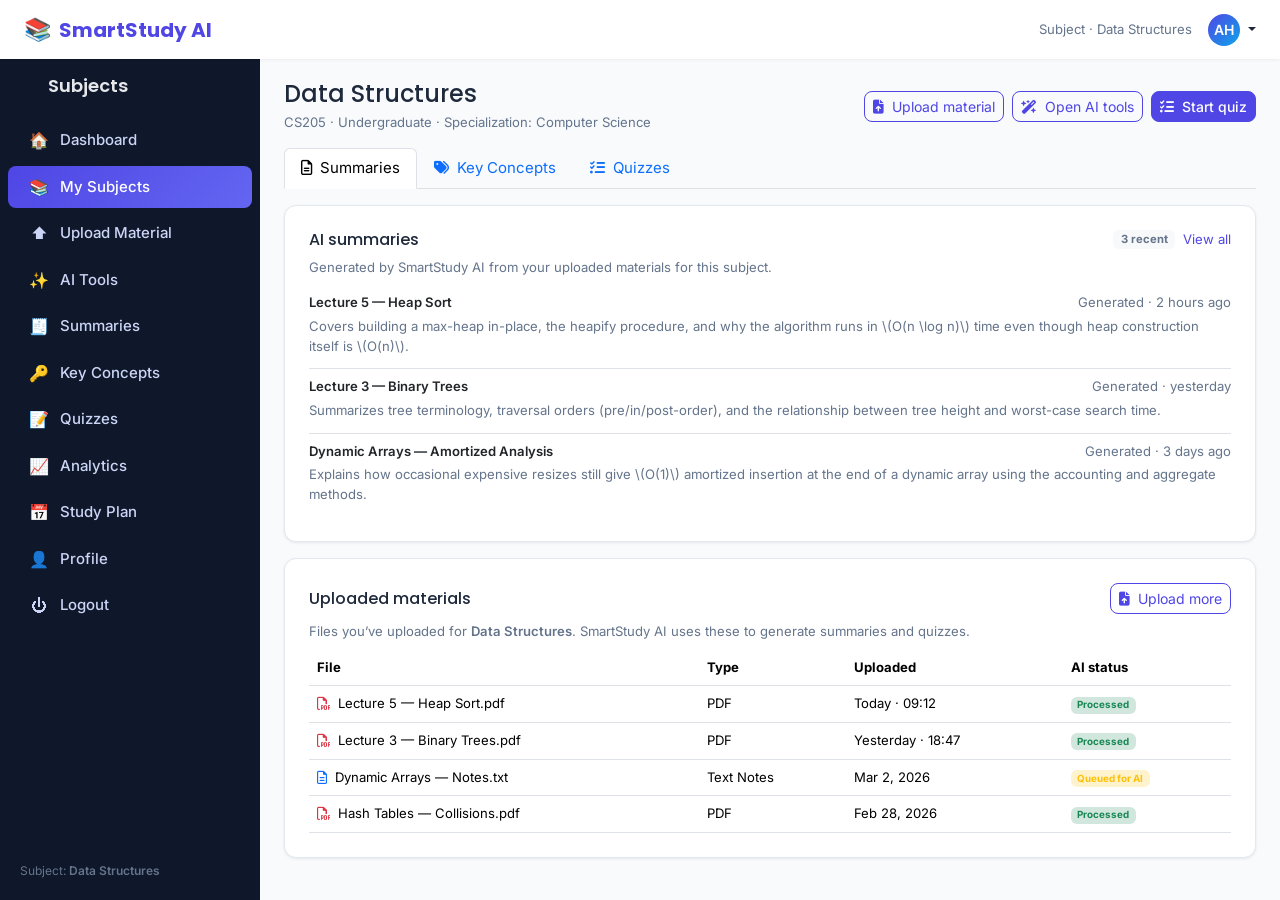
<file: subject-data-structures.html>
<!DOCTYPE html>
<html lang="en">

<head>
  <meta charset="UTF-8" />
  <meta name="viewport" content="width=device-width, initial-scale=1.0" />
  <title>Data Structures — SmartStudy AI</title>

  <!-- Google Fonts -->
  <link
    href="https://fonts.googleapis.com/css2?family=Inter:wght@400;500;600&family=Poppins:wght@500;600;700;800&display=swap"
    rel="stylesheet" />

  <!-- Bootstrap 5 -->
  <link href="https://cdn.jsdelivr.net/npm/bootstrap@5.3.3/dist/css/bootstrap.min.css" rel="stylesheet"
    integrity="sha384-QWTKZyjpPEjISv5WaRU9OFeRpok6YctnYmDr5pNlyT2bRjXh0JMhjY6hW+ALEwIH" crossorigin="anonymous" />

  <!-- Font Awesome -->
  <link rel="stylesheet" href="https://cdnjs.cloudflare.com/ajax/libs/font-awesome/6.5.2/css/all.min.css"
    integrity="sha512-SnH5WK+bZxgPHs44uWIX+LLJAJ9/2Pk0oZDqZL2zZUTdY0JYLOhgyC9vIvT9aBr36T2e0YzlJrL1ZcI02s8nxw=="
    crossorigin="anonymous" referrerpolicy="no-referrer" />

  <link rel="stylesheet" href="css/style.css" />
</head>

<body class="bg-app">
  <!-- Navbar (authenticated) -->
  <nav class="navbar navbar-expand-lg bg-white fixed-top">
    <div class="container-fluid px-3 px-md-4">
      <div class="d-flex align-items-center gap-2">
        <button class="btn btn-light d-lg-none sidebar-toggle-btn" type="button" data-sidebar-toggle>
          <i class="fa-solid fa-bars"></i>
        </button>
        <a class="navbar-brand d-flex align-items-center" href="dashboard.html">
          <span class="logo-icon">📚</span>
          <span class="logo-text">SmartStudy AI</span>
        </a>
      </div>
      <div class="d-flex align-items-center gap-3">
        <span class="text-muted-soft small d-none d-md-inline">Subject · Data Structures</span>
        <div class="dropdown">
          <button class="btn btn-link nav-link dropdown-toggle p-0 border-0" type="button" data-bs-toggle="dropdown"
            aria-expanded="false">
            <span class="navbar-avatar">AH</span>
          </button>
          <ul class="dropdown-menu dropdown-menu-end shadow-sm">
            <li><a class="dropdown-item" href="profile.html"><i class="fa-regular fa-user me-2"></i>Profile</a></li>
            <li><a class="dropdown-item" href="analytics.html"><i class="fa-solid fa-chart-line me-2"></i>Analytics</a>
            </li>
            <li>
              <hr class="dropdown-divider" />
            </li>
            <li><a class="dropdown-item" href="login.html"><i class="fa-solid fa-arrow-right-from-bracket me-2"></i>Log
                out</a></li>
          </ul>
        </div>
      </div>
    </div>
  </nav>

  <div class="app-shell">
    <!-- Sidebar -->
    <aside class="sidebar">
      <div class="sidebar-header-row d-none d-lg-flex">
        <div class="sidebar-brand">
          Subjects
        </div>
      </div>
      <ul class="sidebar-nav px-2">
        <li>
          <a href="dashboard.html" class="sidebar-link">
            <span class="sidebar-icon">🏠</span>
            <span class="sidebar-label">Dashboard</span>
          </a>
        </li>
        <li>
          <a href="subjects.html" class="sidebar-link active">
            <span class="sidebar-icon">📚</span>
            <span class="sidebar-label">My Subjects</span>
          </a>
        </li>
        <li>
          <a href="upload.html" class="sidebar-link">
            <span class="sidebar-icon">⬆️</span>
            <span class="sidebar-label">Upload Material</span>
          </a>
        </li>
        <li>
          <a href="ai-tools.html" class="sidebar-link">
            <span class="sidebar-icon">✨</span>
            <span class="sidebar-label">AI Tools</span>
          </a>
        </li>
        <li>
          <a href="summaries.html" class="sidebar-link">
            <span class="sidebar-icon">🧾</span>
            <span class="sidebar-label">Summaries</span>
          </a>
        </li>
        <li>
          <a href="key-concepts.html" class="sidebar-link">
            <span class="sidebar-icon">🔑</span>
            <span class="sidebar-label">Key Concepts</span>
          </a>
        </li>
        <li>
          <a href="quiz.html" class="sidebar-link">
            <span class="sidebar-icon">📝</span>
            <span class="sidebar-label">Quizzes</span>
          </a>
        </li>
        <li>
          <a href="analytics.html" class="sidebar-link">
            <span class="sidebar-icon">📈</span>
            <span class="sidebar-label">Analytics</span>
          </a>
        </li>
        <li>
          <a href="study-plan.html" class="sidebar-link">
            <span class="sidebar-icon">📅</span>
            <span class="sidebar-label">Study Plan</span>
          </a>
        </li>
        <li>
          <a href="profile.html" class="sidebar-link">
            <span class="sidebar-icon">👤</span>
            <span class="sidebar-label">Profile</span>
          </a>
        </li>
        <li>
          <a href="login.html" class="sidebar-link">
            <span class="sidebar-icon">⏻</span>
            <span class="sidebar-label">Logout</span>
          </a>
        </li>
      </ul>
      <div class="sidebar-footer small">
        Subject: <span class="fw-semibold">Data Structures</span>
      </div>
    </aside>

    <!-- Main content -->
    <main class="app-main">
      <!-- Header -->
      <div class="d-flex flex-wrap justify-content-between align-items-center gap-2 mb-3">
        <div>
          <h1 class="h4 mb-1">Data Structures</h1>
          <p class="text-muted-soft small mb-0">
            CS205 · Undergraduate · Specialization: Computer Science
          </p>
        </div>
        <div class="d-flex flex-wrap gap-2">
          <a href="upload.html" class="btn btn-outline-primary btn-sm">
            <i class="fa-solid fa-file-arrow-up me-1"></i>
            Upload material
          </a>
          <a href="ai-tools.html" class="btn btn-outline-primary btn-sm">
            <i class="fa-solid fa-wand-magic-sparkles me-1"></i>
            Open AI tools
          </a>
          <a href="quiz.html" class="btn btn-primary btn-sm">
            <i class="fa-solid fa-list-check me-1"></i>
            Start quiz
          </a>
        </div>
      </div>

      <!-- Tabs for summaries / concepts / quizzes -->
      <ul class="nav nav-tabs mb-3" role="tablist">
        <li class="nav-item" role="presentation">
          <button class="nav-link active" data-bs-toggle="tab" data-bs-target="#tab-summaries" type="button" role="tab">
            <i class="fa-regular fa-file-lines me-1"></i> Summaries
          </button>
        </li>
        <li class="nav-item" role="presentation">
          <button class="nav-link" data-bs-toggle="tab" data-bs-target="#tab-concepts" type="button" role="tab">
            <i class="fa-solid fa-tags me-1"></i> Key Concepts
          </button>
        </li>
        <li class="nav-item" role="presentation">
          <button class="nav-link" data-bs-toggle="tab" data-bs-target="#tab-quizzes" type="button" role="tab">
            <i class="fa-solid fa-list-check me-1"></i> Quizzes
          </button>
        </li>
      </ul>

      <div class="tab-content">
        <!-- Summaries tab -->
        <div class="tab-pane fade show active" id="tab-summaries" role="tabpanel">
          <div class="card-soft mb-3">
            <div class="card-soft-body">
              <div class="d-flex justify-content-between align-items-center mb-2">
                <h2 class="h6 mb-0">AI summaries</h2>
                <div class="d-flex align-items-center gap-2">
                  <span class="badge bg-light text-muted-soft small">3 recent</span>
                  <a href="summaries.html" class="small">View all</a>
                </div>
              </div>
              <div class="small text-muted-soft mb-2">
                Generated by SmartStudy AI from your uploaded materials for this subject.
              </div>
              <div class="list-group list-group-flush">
                <div class="list-group-item px-0">
                  <div class="d-flex justify-content-between small mb-1">
                    <span class="fw-semibold">Lecture 5 — Heap Sort</span>
                    <span class="text-muted-soft">Generated · 2 hours ago</span>
                  </div>
                  <p class="small text-muted-soft mb-1">
                    Covers building a max-heap in-place, the heapify procedure, and why the algorithm runs in
                    \(O(n \log n)\) time even though heap construction itself is \(O(n)\).
                  </p>
                </div>
                <div class="list-group-item px-0">
                  <div class="d-flex justify-content-between small mb-1">
                    <span class="fw-semibold">Lecture 3 — Binary Trees</span>
                    <span class="text-muted-soft">Generated · yesterday</span>
                  </div>
                  <p class="small text-muted-soft mb-1">
                    Summarizes tree terminology, traversal orders (pre/in/post-order), and the relationship between
                    tree height and worst-case search time.
                  </p>
                </div>
                <div class="list-group-item px-0">
                  <div class="d-flex justify-content-between small mb-1">
                    <span class="fw-semibold">Dynamic Arrays — Amortized Analysis</span>
                    <span class="text-muted-soft">Generated · 3 days ago</span>
                  </div>
                  <p class="small text-muted-soft mb-1">
                    Explains how occasional expensive resizes still give \(O(1)\) amortized insertion at the end of a
                    dynamic array using the accounting and aggregate methods.
                  </p>
                </div>
              </div>
            </div>
          </div>
        </div>

        <!-- Key concepts tab -->
        <div class="tab-pane fade" id="tab-concepts" role="tabpanel">
          <div class="card-soft mb-3">
            <div class="card-soft-body">
              <h2 class="h6 mb-2">Key concepts for Data Structures</h2>
              <p class="small text-muted-soft mb-2">
                These tags summarize the main ideas that show up in your quizzes and summaries.
              </p>
              <div class="chip-cloud">
                <span class="chip">Asymptotic complexity</span>
                <span class="chip">Big-O, \(\Theta\), \(\Omega\)</span>
                <span class="chip">Dynamic arrays</span>
                <span class="chip">Linked lists</span>
                <span class="chip">Stacks &amp; queues</span>
                <span class="chip">Binary search trees</span>
                <span class="chip">Heaps / priority queues</span>
                <span class="chip">Hash tables</span>
                <span class="chip">Collision resolution</span>
                <span class="chip">Tree traversals</span>
                <span class="chip">Recursion</span>
                <span class="chip">Amortized analysis</span>
              </div>
              <div class="mt-2">
                <a href="key-concepts.html" class="small">View all key concepts</a>
              </div>
            </div>
          </div>
        </div>

        <!-- Quizzes tab -->
        <div class="tab-pane fade" id="tab-quizzes" role="tabpanel">
          <div class="card-soft mb-3">
            <div class="card-soft-body">
              <div class="d-flex justify-content-between align-items-center mb-2">
                <h2 class="h6 mb-0">Quizzes for this subject</h2>
                <a href="quiz.html" class="btn btn-primary btn-sm">
                  Take latest quiz
                </a>
              </div>
              <div class="table-responsive">
                <table class="table align-middle mb-0 small">
                  <thead class="text-muted-soft">
                    <tr>
                      <th scope="col">Quiz</th>
                      <th scope="col">Questions</th>
                      <th scope="col">Score</th>
                      <th scope="col">Taken on</th>
                      <th scope="col">Status</th>
                    </tr>
                  </thead>
                  <tbody>
                    <tr>
                      <td>Core concepts — Arrays &amp; Lists</td>
                      <td>10</td>
                      <td>82%</td>
                      <td>Mar 4, 2026</td>
                      <td><span class="status-badge-progressing">Mastering</span></td>
                    </tr>
                    <tr>
                      <td>Trees &amp; Recursion</td>
                      <td>8</td>
                      <td>76%</td>
                      <td>Mar 2, 2026</td>
                      <td><span class="status-badge-progressing">Progressing</span></td>
                    </tr>
                    <tr>
                      <td>Heaps &amp; Priority Queues</td>
                      <td>6</td>
                      <td>88%</td>
                      <td>Feb 28, 2026</td>
                      <td><span class="status-badge-progressing">Strong</span></td>
                    </tr>
                    <tr>
                      <td>Hash Tables — Collisions</td>
                      <td>7</td>
                      <td>63%</td>
                      <td>Feb 26, 2026</td>
                      <td><span class="status-badge-needswork">Needs work</span></td>
                    </tr>
                  </tbody>
                </table>
              </div>
            </div>
          </div>
        </div>
      </div>

      <!-- Uploaded materials for this subject -->
      <section class="mt-3">
        <div class="card-soft">
          <div class="card-soft-body">
            <div class="d-flex justify-content-between align-items-center mb-2">
              <h2 class="h6 mb-0">Uploaded materials</h2>
              <a href="upload.html" class="btn btn-outline-primary btn-sm">
                <i class="fa-solid fa-file-arrow-up me-1"></i>
                Upload more
              </a>
            </div>
            <p class="small text-muted-soft mb-2">
              Files you’ve uploaded for <span class="fw-semibold">Data Structures</span>. SmartStudy AI uses these to
              generate summaries and quizzes.
            </p>
            <div class="table-responsive">
              <table class="table align-middle mb-0 small">
                <thead class="text-muted-soft">
                  <tr>
                    <th scope="col">File</th>
                    <th scope="col">Type</th>
                    <th scope="col">Uploaded</th>
                    <th scope="col">AI status</th>
                  </tr>
                </thead>
                <tbody>
                  <tr>
                    <td>
                      <i class="fa-regular fa-file-pdf me-1 text-danger"></i>
                      Lecture 5 — Heap Sort.pdf
                    </td>
                    <td>PDF</td>
                    <td>Today · 09:12</td>
                    <td><span class="badge bg-success-subtle text-success small">Processed</span></td>
                  </tr>
                  <tr>
                    <td>
                      <i class="fa-regular fa-file-pdf me-1 text-danger"></i>
                      Lecture 3 — Binary Trees.pdf
                    </td>
                    <td>PDF</td>
                    <td>Yesterday · 18:47</td>
                    <td><span class="badge bg-success-subtle text-success small">Processed</span></td>
                  </tr>
                  <tr>
                    <td>
                      <i class="fa-regular fa-file-lines me-1 text-primary"></i>
                      Dynamic Arrays — Notes.txt
                    </td>
                    <td>Text Notes</td>
                    <td>Mar 2, 2026</td>
                    <td><span class="badge bg-warning-subtle text-warning small">Queued for AI</span></td>
                  </tr>
                  <tr>
                    <td>
                      <i class="fa-regular fa-file-pdf me-1 text-danger"></i>
                      Hash Tables — Collisions.pdf
                    </td>
                    <td>PDF</td>
                    <td>Feb 28, 2026</td>
                    <td><span class="badge bg-success-subtle text-success small">Processed</span></td>
                  </tr>
                </tbody>
              </table>
            </div>
          </div>
        </div>
      </div>
    </main>
  </div>

  <!-- Bootstrap JS -->
  <script src="https://cdn.jsdelivr.net/npm/bootstrap@5.3.3/dist/js/bootstrap.bundle.min.js"
    integrity="sha384-YvpcrYf0tY3lHB60NNkmXc5s9fDVZLESaAA55NDzOxhy9GkcIdslK1eN7N6jIeHz"
    crossorigin="anonymous"></script>
  <script src="js/main.js"></script>
</body>

</html>
</file>
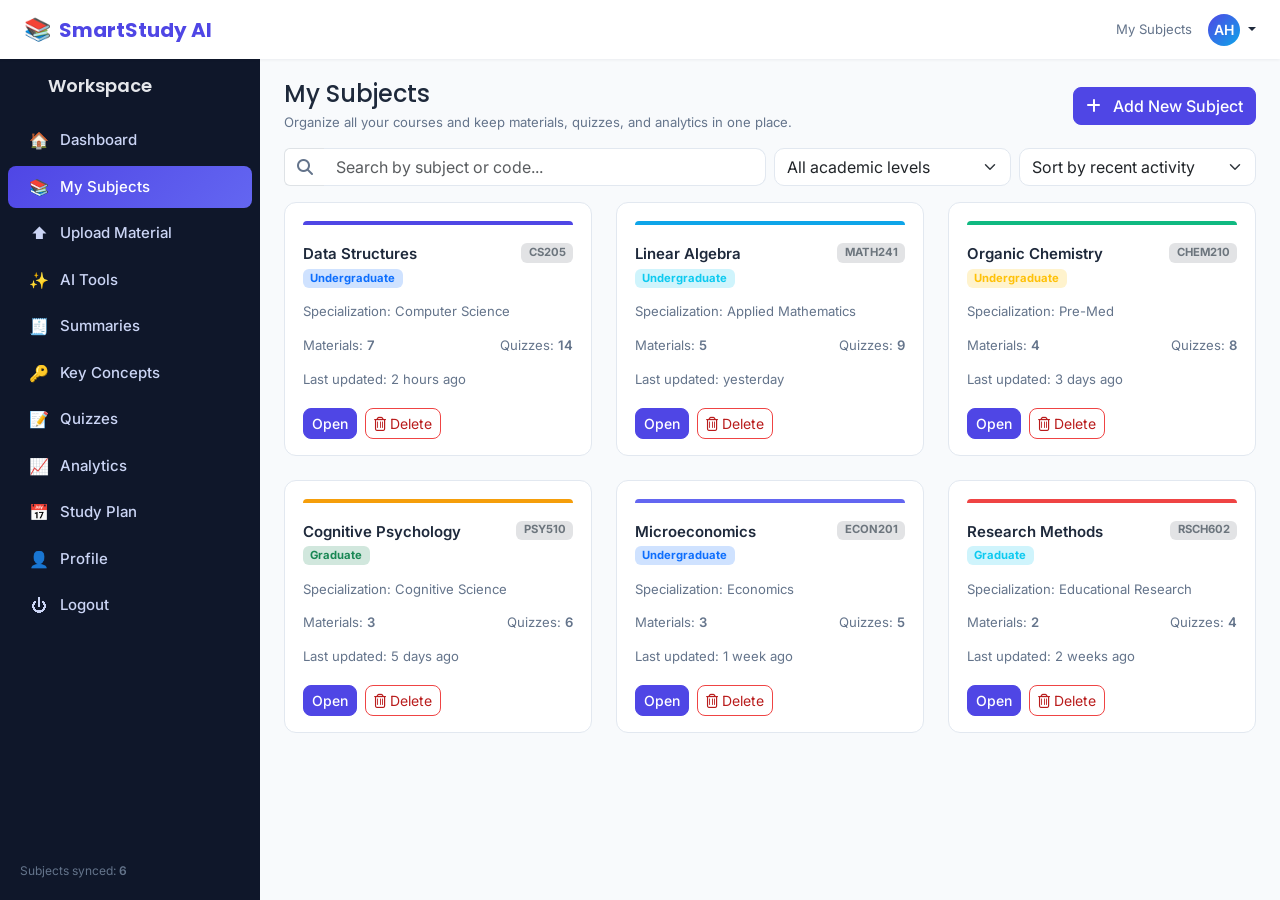
<file: subjects.html>
<!DOCTYPE html>
<html lang="en">

<head>
  <meta charset="UTF-8" />
  <meta name="viewport" content="width=device-width, initial-scale=1.0" />
  <title>My Subjects — SmartStudy AI</title>

  <!-- Google Fonts -->
  <link
    href="https://fonts.googleapis.com/css2?family=Inter:wght@400;500;600&family=Poppins:wght@500;600;700;800&display=swap"
    rel="stylesheet" />

  <!-- Bootstrap 5 -->
  <link href="https://cdn.jsdelivr.net/npm/bootstrap@5.3.3/dist/css/bootstrap.min.css" rel="stylesheet"
    integrity="sha384-QWTKZyjpPEjISv5WaRU9OFeRpok6YctnYmDr5pNlyT2bRjXh0JMhjY6hW+ALEwIH" crossorigin="anonymous" />

  <!-- Font Awesome -->
  <link rel="stylesheet" href="https://cdnjs.cloudflare.com/ajax/libs/font-awesome/6.5.2/css/all.min.css"
    integrity="sha512-SnH5WK+bZxgPHs44uWIX+LLJAJ9/2Pk0oZDqZL2zZUTdY0JYLOhgyC9vIvT9aBr36T2e0YzlJrL1ZcI02s8nxw=="
    crossorigin="anonymous" referrerpolicy="no-referrer" />

  <link rel="stylesheet" href="css/style.css" />
</head>

<body class="bg-app">
  <!-- Navbar (authenticated) -->
  <nav class="navbar navbar-expand-lg bg-white fixed-top">
    <div class="container-fluid px-3 px-md-4">
      <div class="d-flex align-items-center gap-2">
        <button class="btn btn-light d-lg-none sidebar-toggle-btn" type="button" data-sidebar-toggle>
          <i class="fa-solid fa-bars"></i>
        </button>
        <a class="navbar-brand d-flex align-items-center" href="dashboard.html">
          <span class="logo-icon">📚</span>
          <span class="logo-text">SmartStudy AI</span>
        </a>
      </div>
      <div class="d-flex align-items-center gap-3">
        <span class="text-muted-soft small d-none d-md-inline">My Subjects</span>
        <div class="dropdown">
          <button class="btn btn-link nav-link dropdown-toggle p-0 border-0" type="button" data-bs-toggle="dropdown"
            aria-expanded="false">
            <span class="navbar-avatar">AH</span>
          </button>
          <ul class="dropdown-menu dropdown-menu-end shadow-sm">
            <li><a class="dropdown-item" href="profile.html"><i class="fa-regular fa-user me-2"></i>Profile</a></li>
            <li><a class="dropdown-item" href="analytics.html"><i class="fa-solid fa-chart-line me-2"></i>Analytics</a>
            </li>
            <li><hr class="dropdown-divider" /></li>
            <li><a class="dropdown-item" href="login.html"><i class="fa-solid fa-arrow-right-from-bracket me-2"></i>Log
                out</a></li>
          </ul>
        </div>
      </div>
    </div>
  </nav>

  <div class="app-shell">
    <!-- Sidebar -->
    <aside class="sidebar">
      <div class="sidebar-header-row d-none d-lg-flex">
        <div class="sidebar-brand">
          Workspace
        </div>
      </div>
      <ul class="sidebar-nav px-2">
        <li>
          <a href="dashboard.html" class="sidebar-link">
            <span class="sidebar-icon">🏠</span>
            <span class="sidebar-label">Dashboard</span>
          </a>
        </li>
        <li>
          <a href="subjects.html" class="sidebar-link active">
            <span class="sidebar-icon">📚</span>
            <span class="sidebar-label">My Subjects</span>
          </a>
        </li>
        <li>
          <a href="upload.html" class="sidebar-link">
            <span class="sidebar-icon">⬆️</span>
            <span class="sidebar-label">Upload Material</span>
          </a>
        </li>
        <li>
          <a href="ai-tools.html" class="sidebar-link">
            <span class="sidebar-icon">✨</span>
            <span class="sidebar-label">AI Tools</span>
          </a>
        </li>
        <li>
          <a href="summaries.html" class="sidebar-link">
            <span class="sidebar-icon">🧾</span>
            <span class="sidebar-label">Summaries</span>
          </a>
        </li>
        <li>
          <a href="key-concepts.html" class="sidebar-link">
            <span class="sidebar-icon">🔑</span>
            <span class="sidebar-label">Key Concepts</span>
          </a>
        </li>
        <li>
          <a href="quiz.html" class="sidebar-link">
            <span class="sidebar-icon">📝</span>
            <span class="sidebar-label">Quizzes</span>
          </a>
        </li>
        <li>
          <a href="analytics.html" class="sidebar-link">
            <span class="sidebar-icon">📈</span>
            <span class="sidebar-label">Analytics</span>
          </a>
        </li>
        <li>
          <a href="study-plan.html" class="sidebar-link">
            <span class="sidebar-icon">📅</span>
            <span class="sidebar-label">Study Plan</span>
          </a>
        </li>
        <li>
          <a href="profile.html" class="sidebar-link">
            <span class="sidebar-icon">👤</span>
            <span class="sidebar-label">Profile</span>
          </a>
        </li>
        <li>
          <a href="login.html" class="sidebar-link">
            <span class="sidebar-icon">⏻</span>
            <span class="sidebar-label">Logout</span>
          </a>
        </li>
      </ul>
      <div class="sidebar-footer small">
        Subjects synced: <span class="fw-semibold">6</span>
      </div>
    </aside>

    <!-- Main content -->
    <main class="app-main">
      <div class="d-flex flex-wrap justify-content-between align-items-center gap-2 mb-3">
        <div>
          <h1 class="h4 mb-1">My Subjects</h1>
          <p class="text-muted-soft small mb-0">
            Organize all your courses and keep materials, quizzes, and analytics in one place.
          </p>
        </div>
        <div>
          <button class="btn btn-primary" data-bs-toggle="modal" data-bs-target="#addSubjectModal">
            <i class="fa-solid fa-plus me-2"></i>
            Add New Subject
          </button>
        </div>
      </div>

      <!-- Filters -->
      <div class="subject-filter-bar row g-2 mb-3">
        <div class="col-md-6">
          <div class="input-group">
            <span class="input-group-text bg-white border-end-0">
              <i class="fa-solid fa-magnifying-glass text-muted-soft"></i>
            </span>
            <input type="text" class="form-control border-start-0" placeholder="Search by subject or code..." />
          </div>
        </div>
        <div class="col-md-3">
          <select class="form-select">
            <option selected>All academic levels</option>
            <option>High School</option>
            <option>Undergraduate</option>
            <option>Graduate</option>
            <option>PhD</option>
          </select>
        </div>
        <div class="col-md-3">
          <select class="form-select">
            <option selected>Sort by recent activity</option>
            <option>Sort by name (A–Z)</option>
            <option>Sort by quizzes taken</option>
          </select>
        </div>
      </div>

      <!-- Subjects grid -->
      <div class="row g-3 g-md-4">
        <div class="col-md-6 col-lg-4">
          <div class="subject-card">
            <div class="subject-card-top-border mb-2"></div>
            <div class="d-flex justify-content-between align-items-start mb-1">
              <div>
                <div class="fw-semibold">Data Structures</div>
                <span class="badge bg-primary-subtle text-primary small">Undergraduate</span>
              </div>
              <span class="badge bg-secondary-subtle text-secondary small">CS205</span>
            </div>
            <div class="small text-muted-soft mb-1">Specialization: Computer Science</div>
            <div class="d-flex justify-content-between small text-muted-soft mb-1">
              <span>Materials: <span class="fw-semibold">7</span></span>
              <span>Quizzes: <span class="fw-semibold">14</span></span>
            </div>
            <div class="small text-muted-soft mb-2">
              Last updated: 2 hours ago
            </div>
            <div class="d-flex gap-2">
              <a href="subject-data-structures.html" class="btn btn-sm btn-primary">Open</a>
              <button class="btn btn-sm btn-outline-danger-soft">
                <i class="fa-regular fa-trash-can me-1"></i>Delete
              </button>
            </div>
          </div>
        </div>
        <div class="col-md-6 col-lg-4">
          <div class="subject-card">
            <div class="subject-card-top-border mb-2" style="border-top-color:#0EA5E9;"></div>
            <div class="d-flex justify-content-between align-items-start mb-1">
              <div>
                <div class="fw-semibold">Linear Algebra</div>
                <span class="badge bg-info-subtle text-info small">Undergraduate</span>
              </div>
              <span class="badge bg-secondary-subtle text-secondary small">MATH241</span>
            </div>
            <div class="small text-muted-soft mb-1">Specialization: Applied Mathematics</div>
            <div class="d-flex justify-content-between small text-muted-soft mb-1">
              <span>Materials: <span class="fw-semibold">5</span></span>
              <span>Quizzes: <span class="fw-semibold">9</span></span>
            </div>
            <div class="small text-muted-soft mb-2">
              Last updated: yesterday
            </div>
            <div class="d-flex gap-2">
              <a href="subject-data-structures.html" class="btn btn-sm btn-primary">Open</a>
              <button class="btn btn-sm btn-outline-danger-soft">
                <i class="fa-regular fa-trash-can me-1"></i>Delete
              </button>
            </div>
          </div>
        </div>
        <div class="col-md-6 col-lg-4">
          <div class="subject-card">
            <div class="subject-card-top-border mb-2" style="border-top-color:#10B981;"></div>
            <div class="d-flex justify-content-between align-items-start mb-1">
              <div>
                <div class="fw-semibold">Organic Chemistry</div>
                <span class="badge bg-warning-subtle text-warning small">Undergraduate</span>
              </div>
              <span class="badge bg-secondary-subtle text-secondary small">CHEM210</span>
            </div>
            <div class="small text-muted-soft mb-1">Specialization: Pre-Med</div>
            <div class="d-flex justify-content-between small text-muted-soft mb-1">
              <span>Materials: <span class="fw-semibold">4</span></span>
              <span>Quizzes: <span class="fw-semibold">8</span></span>
            </div>
            <div class="small text-muted-soft mb-2">
              Last updated: 3 days ago
            </div>
            <div class="d-flex gap-2">
              <a href="subject-data-structures.html" class="btn btn-sm btn-primary">Open</a>
              <button class="btn btn-sm btn-outline-danger-soft">
                <i class="fa-regular fa-trash-can me-1"></i>Delete
              </button>
            </div>
          </div>
        </div>
        <div class="col-md-6 col-lg-4">
          <div class="subject-card">
            <div class="subject-card-top-border mb-2" style="border-top-color:#F59E0B;"></div>
            <div class="d-flex justify-content-between align-items-start mb-1">
              <div>
                <div class="fw-semibold">Cognitive Psychology</div>
                <span class="badge bg-success-subtle text-success small">Graduate</span>
              </div>
              <span class="badge bg-secondary-subtle text-secondary small">PSY510</span>
            </div>
            <div class="small text-muted-soft mb-1">Specialization: Cognitive Science</div>
            <div class="d-flex justify-content-between small text-muted-soft mb-1">
              <span>Materials: <span class="fw-semibold">3</span></span>
              <span>Quizzes: <span class="fw-semibold">6</span></span>
            </div>
            <div class="small text-muted-soft mb-2">
              Last updated: 5 days ago
            </div>
            <div class="d-flex gap-2">
              <a href="subject-data-structures.html" class="btn btn-sm btn-primary">Open</a>
              <button class="btn btn-sm btn-outline-danger-soft">
                <i class="fa-regular fa-trash-can me-1"></i>Delete
              </button>
            </div>
          </div>
        </div>
        <div class="col-md-6 col-lg-4">
          <div class="subject-card">
            <div class="subject-card-top-border mb-2" style="border-top-color:#6366F1;"></div>
            <div class="d-flex justify-content-between align-items-start mb-1">
              <div>
                <div class="fw-semibold">Microeconomics</div>
                <span class="badge bg-primary-subtle text-primary small">Undergraduate</span>
              </div>
              <span class="badge bg-secondary-subtle text-secondary small">ECON201</span>
            </div>
            <div class="small text-muted-soft mb-1">Specialization: Economics</div>
            <div class="d-flex justify-content-between small text-muted-soft mb-1">
              <span>Materials: <span class="fw-semibold">3</span></span>
              <span>Quizzes: <span class="fw-semibold">5</span></span>
            </div>
            <div class="small text-muted-soft mb-2">
              Last updated: 1 week ago
            </div>
            <div class="d-flex gap-2">
              <a href="subject-data-structures.html" class="btn btn-sm btn-primary">Open</a>
              <button class="btn btn-sm btn-outline-danger-soft">
                <i class="fa-regular fa-trash-can me-1"></i>Delete
              </button>
            </div>
          </div>
        </div>
        <div class="col-md-6 col-lg-4">
          <div class="subject-card">
            <div class="subject-card-top-border mb-2" style="border-top-color:#EF4444;"></div>
            <div class="d-flex justify-content-between align-items-start mb-1">
              <div>
                <div class="fw-semibold">Research Methods</div>
                <span class="badge bg-info-subtle text-info small">Graduate</span>
              </div>
              <span class="badge bg-secondary-subtle text-secondary small">RSCH602</span>
            </div>
            <div class="small text-muted-soft mb-1">Specialization: Educational Research</div>
            <div class="d-flex justify-content-between small text-muted-soft mb-1">
              <span>Materials: <span class="fw-semibold">2</span></span>
              <span>Quizzes: <span class="fw-semibold">4</span></span>
            </div>
            <div class="small text-muted-soft mb-2">
              Last updated: 2 weeks ago
            </div>
            <div class="d-flex gap-2">
              <a href="subject-data-structures.html" class="btn btn-sm btn-primary">Open</a>
              <button class="btn btn-sm btn-outline-danger-soft">
                <i class="fa-regular fa-trash-can me-1"></i>Delete
              </button>
            </div>
          </div>
        </div>
      </div>
    </main>
  </div>

  <!-- Add Subject Modal -->
  <div class="modal fade" id="addSubjectModal" tabindex="-1" aria-labelledby="addSubjectModalLabel"
    aria-hidden="true">
    <div class="modal-dialog modal-dialog-centered">
      <div class="modal-content rounded-12">
        <div class="modal-header border-0 pb-0">
          <h1 class="modal-title fs-6" id="addSubjectModalLabel">Add new subject</h1>
          <button type="button" class="btn-close" data-bs-dismiss="modal" aria-label="Close"></button>
        </div>
        <div class="modal-body pt-2">
          <form>
            <div class="mb-3">
              <label for="subjectName" class="form-label small fw-semibold">Subject name</label>
              <input type="text" class="form-control" id="subjectName" placeholder="e.g. Probability Theory" />
            </div>
            <div class="mb-3">
              <label for="subjectLevel" class="form-label small fw-semibold">Academic level</label>
              <select id="subjectLevel" class="form-select">
                <option selected>Choose level</option>
                <option>High School</option>
                <option>Undergraduate</option>
                <option>Graduate</option>
                <option>PhD</option>
              </select>
            </div>
            <div class="mb-3">
              <label for="subjectDescription" class="form-label small fw-semibold">Description</label>
              <textarea id="subjectDescription" rows="3" class="form-control"
                placeholder="Short description of what you’re studying in this subject"></textarea>
            </div>
          </form>
        </div>
        <div class="modal-footer border-0 pt-0">
          <button type="button" class="btn btn-white" data-bs-dismiss="modal">Cancel</button>
          <button type="button" class="btn btn-primary">Create subject</button>
        </div>
      </div>
    </div>
  </div>

  <!-- Bootstrap JS -->
  <script src="https://cdn.jsdelivr.net/npm/bootstrap@5.3.3/dist/js/bootstrap.bundle.min.js"
    integrity="sha384-YvpcrYf0tY3lHB60NNkmXc5s9fDVZLESaAA55NDzOxhy9GkcIdslK1eN7N6jIeHz"
    crossorigin="anonymous"></script>
  <script src="js/main.js"></script>
</body>

</html>
</file>
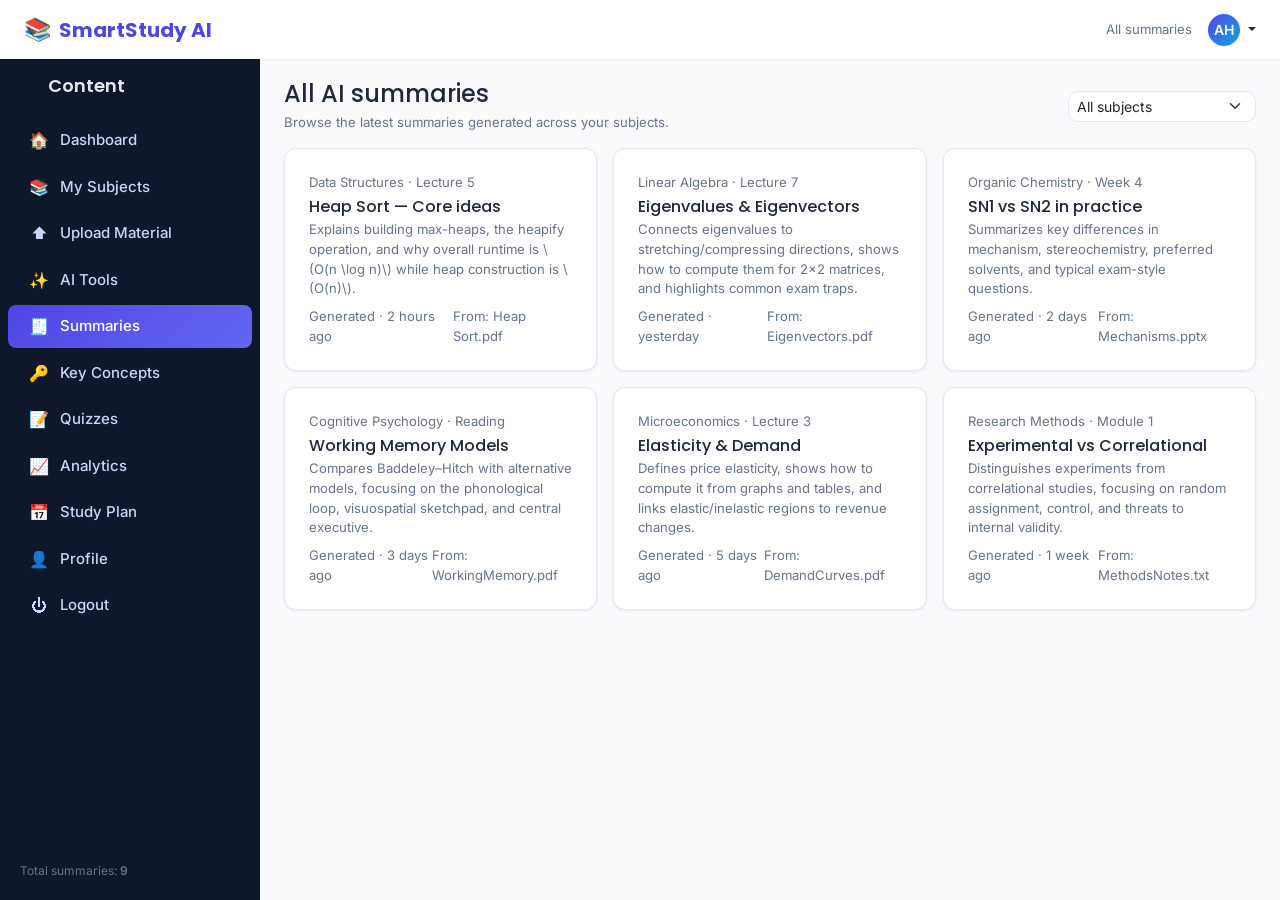
<file: summaries.html>
<!DOCTYPE html>
<html lang="en">

<head>
  <meta charset="UTF-8" />
  <meta name="viewport" content="width=device-width, initial-scale=1.0" />
  <title>All Summaries — SmartStudy AI</title>

  <!-- Google Fonts -->
  <link
    href="https://fonts.googleapis.com/css2?family=Inter:wght@400;500;600&family=Poppins:wght@500;600;700;800&display=swap"
    rel="stylesheet" />

  <!-- Bootstrap 5 -->
  <link href="https://cdn.jsdelivr.net/npm/bootstrap@5.3.3/dist/css/bootstrap.min.css" rel="stylesheet"
    integrity="sha384-QWTKZyjpPEjISv5WaRU9OFeRpok6YctnYmDr5pNlyT2bRjXh0JMhjY6hW+ALEwIH" crossorigin="anonymous" />

  <!-- Font Awesome -->
  <link rel="stylesheet" href="https://cdnjs.cloudflare.com/ajax/libs/font-awesome/6.5.2/css/all.min.css"
    integrity="sha512-SnH5WK+bZxgPHs44uWIX+LLJAJ9/2Pk0oZDqZL2zZUTdY0JYLOhgyC9vIvT9aBr36T2e0YzlJrL1ZcI02s8nxw=="
    crossorigin="anonymous" referrerpolicy="no-referrer" />

  <link rel="stylesheet" href="css/style.css" />
</head>

<body class="bg-app">
  <!-- Navbar (authenticated) -->
  <nav class="navbar navbar-expand-lg bg-white fixed-top">
    <div class="container-fluid px-3 px-md-4">
      <div class="d-flex align-items-center gap-2">
        <button class="btn btn-light d-lg-none sidebar-toggle-btn" type="button" data-sidebar-toggle>
          <i class="fa-solid fa-bars"></i>
        </button>
        <a class="navbar-brand d-flex align-items-center" href="dashboard.html">
          <span class="logo-icon">📚</span>
          <span class="logo-text">SmartStudy AI</span>
        </a>
      </div>
      <div class="d-flex align-items-center gap-3">
        <span class="text-muted-soft small d-none d-md-inline">All summaries</span>
        <div class="dropdown">
          <button class="btn btn-link nav-link dropdown-toggle p-0 border-0" type="button" data-bs-toggle="dropdown"
            aria-expanded="false">
            <span class="navbar-avatar">AH</span>
          </button>
          <ul class="dropdown-menu dropdown-menu-end shadow-sm">
            <li><a class="dropdown-item" href="profile.html"><i class="fa-regular fa-user me-2"></i>Profile</a></li>
            <li><a class="dropdown-item" href="analytics.html"><i class="fa-solid fa-chart-line me-2"></i>Analytics</a>
            </li>
            <li>
              <hr class="dropdown-divider" />
            </li>
            <li><a class="dropdown-item" href="login.html"><i class="fa-solid fa-arrow-right-from-bracket me-2"></i>Log
                out</a></li>
          </ul>
        </div>
      </div>
    </div>
  </nav>

  <div class="app-shell">
    <!-- Sidebar -->
    <aside class="sidebar">
      <div class="sidebar-header-row d-none d-lg-flex">
        <div class="sidebar-brand">
          Content
        </div>
      </div>
      <ul class="sidebar-nav px-2">
        <li>
          <a href="dashboard.html" class="sidebar-link">
            <span class="sidebar-icon">🏠</span>
            <span class="sidebar-label">Dashboard</span>
          </a>
        </li>
        <li>
          <a href="subjects.html" class="sidebar-link">
            <span class="sidebar-icon">📚</span>
            <span class="sidebar-label">My Subjects</span>
          </a>
        </li>
        <li>
          <a href="upload.html" class="sidebar-link">
            <span class="sidebar-icon">⬆️</span>
            <span class="sidebar-label">Upload Material</span>
          </a>
        </li>
        <li>
          <a href="ai-tools.html" class="sidebar-link">
            <span class="sidebar-icon">✨</span>
            <span class="sidebar-label">AI Tools</span>
          </a>
        </li>
        <li>
          <a href="summaries.html" class="sidebar-link active">
            <span class="sidebar-icon">🧾</span>
            <span class="sidebar-label">Summaries</span>
          </a>
        </li>
        <li>
          <a href="key-concepts.html" class="sidebar-link">
            <span class="sidebar-icon">🔑</span>
            <span class="sidebar-label">Key Concepts</span>
          </a>
        </li>
        <li>
          <a href="quiz.html" class="sidebar-link">
            <span class="sidebar-icon">📝</span>
            <span class="sidebar-label">Quizzes</span>
          </a>
        </li>
        <li>
          <a href="analytics.html" class="sidebar-link">
            <span class="sidebar-icon">📈</span>
            <span class="sidebar-label">Analytics</span>
          </a>
        </li>
        <li>
          <a href="study-plan.html" class="sidebar-link">
            <span class="sidebar-icon">📅</span>
            <span class="sidebar-label">Study Plan</span>
          </a>
        </li>
        <li>
          <a href="profile.html" class="sidebar-link">
            <span class="sidebar-icon">👤</span>
            <span class="sidebar-label">Profile</span>
          </a>
        </li>
        <li>
          <a href="login.html" class="sidebar-link">
            <span class="sidebar-icon">⏻</span>
            <span class="sidebar-label">Logout</span>
          </a>
        </li>
      </ul>
      <div class="sidebar-footer small">
        Total summaries: <span class="fw-semibold">9</span>
      </div>
    </aside>

    <!-- Main content -->
    <main class="app-main">
      <div class="d-flex flex-wrap justify-content-between align-items-center gap-2 mb-3">
        <div>
          <h1 class="h4 mb-1">All AI summaries</h1>
          <p class="text-muted-soft small mb-0">
            Browse the latest summaries generated across your subjects.
          </p>
        </div>
        <div class="d-flex flex-wrap gap-2">
          <select class="form-select form-select-sm">
            <option selected>All subjects</option>
            <option>Data Structures</option>
            <option>Linear Algebra</option>
            <option>Organic Chemistry</option>
            <option>Cognitive Psychology</option>
            <option>Microeconomics</option>
          </select>
        </div>
      </div>

      <div class="row g-3">
        <div class="col-md-6 col-xl-4">
          <div class="card-soft h-100">
            <div class="card-soft-body">
              <div class="small text-muted-soft mb-1">Data Structures · Lecture 5</div>
              <h2 class="h6 mb-1">Heap Sort — Core ideas</h2>
              <p class="small text-muted-soft mb-2">
                Explains building max-heaps, the heapify operation, and why overall runtime is \(O(n \log n)\) while
                heap construction is \(O(n)\).
              </p>
              <div class="d-flex justify-content-between small text-muted-soft">
                <span>Generated · 2 hours ago</span>
                <span>From: Heap Sort.pdf</span>
              </div>
            </div>
          </div>
        </div>
        <div class="col-md-6 col-xl-4">
          <div class="card-soft h-100">
            <div class="card-soft-body">
              <div class="small text-muted-soft mb-1">Linear Algebra · Lecture 7</div>
              <h2 class="h6 mb-1">Eigenvalues &amp; Eigenvectors</h2>
              <p class="small text-muted-soft mb-2">
                Connects eigenvalues to stretching/compressing directions, shows how to compute them for 2x2 matrices,
                and highlights common exam traps.
              </p>
              <div class="d-flex justify-content-between small text-muted-soft">
                <span>Generated · yesterday</span>
                <span>From: Eigenvectors.pdf</span>
              </div>
            </div>
          </div>
        </div>
        <div class="col-md-6 col-xl-4">
          <div class="card-soft h-100">
            <div class="card-soft-body">
              <div class="small text-muted-soft mb-1">Organic Chemistry · Week 4</div>
              <h2 class="h6 mb-1">SN1 vs SN2 in practice</h2>
              <p class="small text-muted-soft mb-2">
                Summarizes key differences in mechanism, stereochemistry, preferred solvents, and typical exam-style
                questions.
              </p>
              <div class="d-flex justify-content-between small text-muted-soft">
                <span>Generated · 2 days ago</span>
                <span>From: Mechanisms.pptx</span>
              </div>
            </div>
          </div>
        </div>

        <div class="col-md-6 col-xl-4">
          <div class="card-soft h-100">
            <div class="card-soft-body">
              <div class="small text-muted-soft mb-1">Cognitive Psychology · Reading</div>
              <h2 class="h6 mb-1">Working Memory Models</h2>
              <p class="small text-muted-soft mb-2">
                Compares Baddeley–Hitch with alternative models, focusing on the phonological loop, visuospatial sketchpad,
                and central executive.
              </p>
              <div class="d-flex justify-content-between small text-muted-soft">
                <span>Generated · 3 days ago</span>
                <span>From: WorkingMemory.pdf</span>
              </div>
            </div>
          </div>
        </div>

        <div class="col-md-6 col-xl-4">
          <div class="card-soft h-100">
            <div class="card-soft-body">
              <div class="small text-muted-soft mb-1">Microeconomics · Lecture 3</div>
              <h2 class="h6 mb-1">Elasticity &amp; Demand</h2>
              <p class="small text-muted-soft mb-2">
                Defines price elasticity, shows how to compute it from graphs and tables, and links elastic/inelastic
                regions to revenue changes.
              </p>
              <div class="d-flex justify-content-between small text-muted-soft">
                <span>Generated · 5 days ago</span>
                <span>From: DemandCurves.pdf</span>
              </div>
            </div>
          </div>
        </div>

        <div class="col-md-6 col-xl-4">
          <div class="card-soft h-100">
            <div class="card-soft-body">
              <div class="small text-muted-soft mb-1">Research Methods · Module 1</div>
              <h2 class="h6 mb-1">Experimental vs Correlational</h2>
              <p class="small text-muted-soft mb-2">
                Distinguishes experiments from correlational studies, focusing on random assignment, control, and threats
                to internal validity.
              </p>
              <div class="d-flex justify-content-between small text-muted-soft">
                <span>Generated · 1 week ago</span>
                <span>From: MethodsNotes.txt</span>
              </div>
            </div>
          </div>
        </div>
      </div>
    </main>
  </div>

  <!-- Bootstrap JS -->
  <script src="https://cdn.jsdelivr.net/npm/bootstrap@5.3.3/dist/js/bootstrap.bundle.min.js"
    integrity="sha384-YvpcrYf0tY3lHB60NNkmXc5s9fDVZLESaAA55NDzOxhy9GkcIdslK1eN7N6jIeHz"
    crossorigin="anonymous"></script>
  <script src="js/main.js"></script>
</body>

</html>
</file>
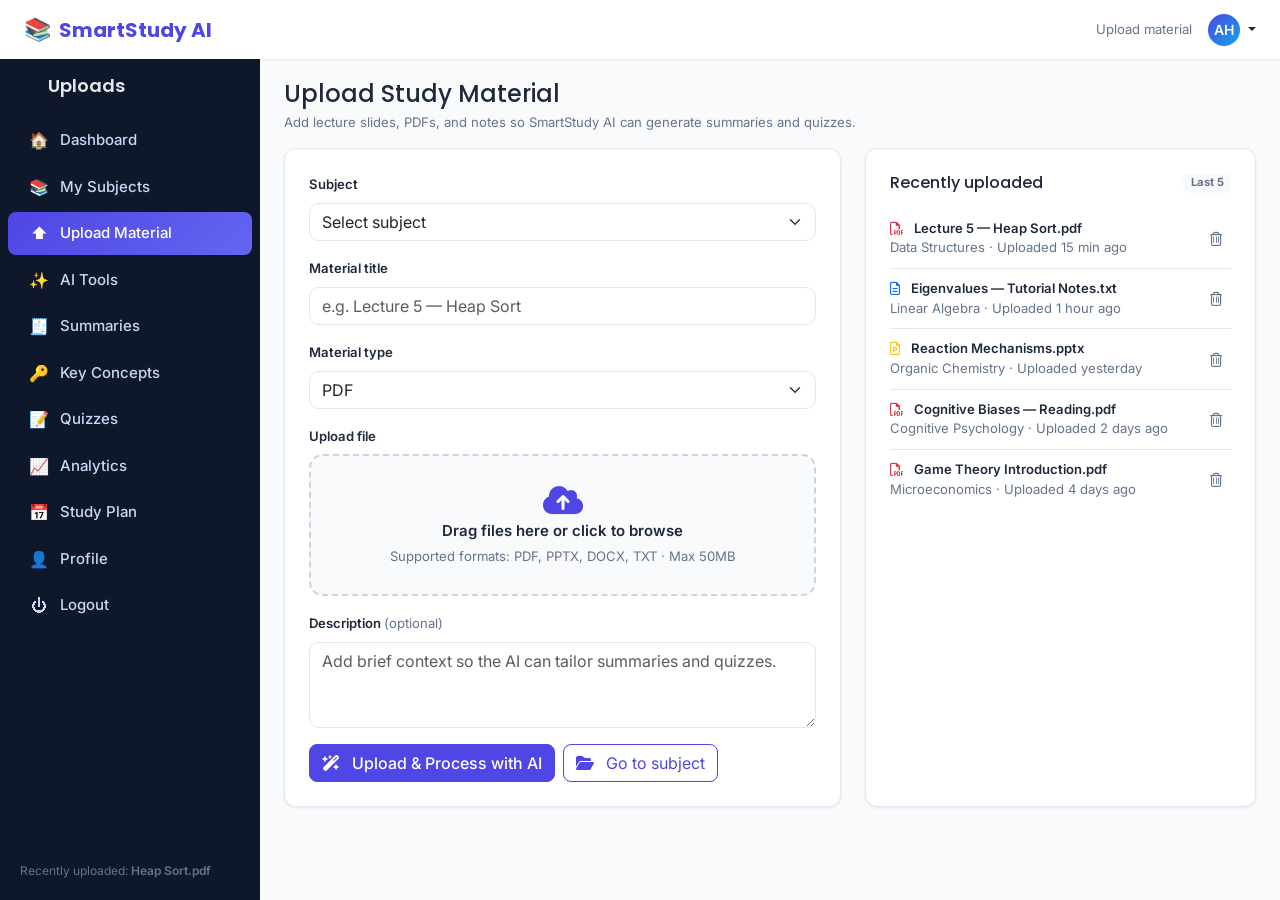
<file: upload.html>
<!DOCTYPE html>
<html lang="en">

<head>
  <meta charset="UTF-8" />
  <meta name="viewport" content="width=device-width, initial-scale=1.0" />
  <title>Upload Material — SmartStudy AI</title>

  <!-- Google Fonts -->
  <link
    href="https://fonts.googleapis.com/css2?family=Inter:wght@400;500;600&family=Poppins:wght@500;600;700;800&display=swap"
    rel="stylesheet" />

  <!-- Bootstrap 5 -->
  <link href="https://cdn.jsdelivr.net/npm/bootstrap@5.3.3/dist/css/bootstrap.min.css" rel="stylesheet"
    integrity="sha384-QWTKZyjpPEjISv5WaRU9OFeRpok6YctnYmDr5pNlyT2bRjXh0JMhjY6hW+ALEwIH" crossorigin="anonymous" />

  <!-- Font Awesome -->
  <link rel="stylesheet" href="https://cdnjs.cloudflare.com/ajax/libs/font-awesome/6.5.2/css/all.min.css"
    integrity="sha512-SnH5WK+bZxgPHs44uWIX+LLJAJ9/2Pk0oZDqZL2zZUTdY0JYLOhgyC9vIvT9aBr36T2e0YzlJrL1ZcI02s8nxw=="
    crossorigin="anonymous" referrerpolicy="no-referrer" />

  <link rel="stylesheet" href="css/style.css" />
</head>

<body class="bg-app">
  <!-- Navbar (authenticated) -->
  <nav class="navbar navbar-expand-lg bg-white fixed-top">
    <div class="container-fluid px-3 px-md-4">
      <div class="d-flex align-items-center gap-2">
        <button class="btn btn-light d-lg-none sidebar-toggle-btn" type="button" data-sidebar-toggle>
          <i class="fa-solid fa-bars"></i>
        </button>
        <a class="navbar-brand d-flex align-items-center" href="dashboard.html">
          <span class="logo-icon">📚</span>
          <span class="logo-text">SmartStudy AI</span>
        </a>
      </div>
      <div class="d-flex align-items-center gap-3">
        <span class="text-muted-soft small d-none d-md-inline">Upload material</span>
        <div class="dropdown">
          <button class="btn btn-link nav-link dropdown-toggle p-0 border-0" type="button" data-bs-toggle="dropdown"
            aria-expanded="false">
            <span class="navbar-avatar">AH</span>
          </button>
          <ul class="dropdown-menu dropdown-menu-end shadow-sm">
            <li><a class="dropdown-item" href="profile.html"><i class="fa-regular fa-user me-2"></i>Profile</a></li>
            <li><a class="dropdown-item" href="analytics.html"><i class="fa-solid fa-chart-line me-2"></i>Analytics</a>
            </li>
            <li><hr class="dropdown-divider" /></li>
            <li><a class="dropdown-item" href="login.html"><i class="fa-solid fa-arrow-right-from-bracket me-2"></i>Log
                out</a></li>
          </ul>
        </div>
      </div>
    </div>
  </nav>

  <div class="app-shell">
    <!-- Sidebar -->
    <aside class="sidebar">
      <div class="sidebar-header-row d-none d-lg-flex">
        <div class="sidebar-brand">
          Uploads
        </div>
      </div>
      <ul class="sidebar-nav px-2">
        <li>
          <a href="dashboard.html" class="sidebar-link">
            <span class="sidebar-icon">🏠</span>
            <span class="sidebar-label">Dashboard</span>
          </a>
        </li>
        <li>
          <a href="subjects.html" class="sidebar-link">
            <span class="sidebar-icon">📚</span>
            <span class="sidebar-label">My Subjects</span>
          </a>
        </li>
        <li>
          <a href="upload.html" class="sidebar-link active">
            <span class="sidebar-icon">⬆️</span>
            <span class="sidebar-label">Upload Material</span>
          </a>
        </li>
        <li>
          <a href="ai-tools.html" class="sidebar-link">
            <span class="sidebar-icon">✨</span>
            <span class="sidebar-label">AI Tools</span>
          </a>
        </li>
        <li>
          <a href="summaries.html" class="sidebar-link">
            <span class="sidebar-icon">🧾</span>
            <span class="sidebar-label">Summaries</span>
          </a>
        </li>
        <li>
          <a href="key-concepts.html" class="sidebar-link">
            <span class="sidebar-icon">🔑</span>
            <span class="sidebar-label">Key Concepts</span>
          </a>
        </li>
        <li>
          <a href="quiz.html" class="sidebar-link">
            <span class="sidebar-icon">📝</span>
            <span class="sidebar-label">Quizzes</span>
          </a>
        </li>
        <li>
          <a href="analytics.html" class="sidebar-link">
            <span class="sidebar-icon">📈</span>
            <span class="sidebar-label">Analytics</span>
          </a>
        </li>
        <li>
          <a href="study-plan.html" class="sidebar-link">
            <span class="sidebar-icon">📅</span>
            <span class="sidebar-label">Study Plan</span>
          </a>
        </li>
        <li>
          <a href="profile.html" class="sidebar-link">
            <span class="sidebar-icon">👤</span>
            <span class="sidebar-label">Profile</span>
          </a>
        </li>
        <li>
          <a href="login.html" class="sidebar-link">
            <span class="sidebar-icon">⏻</span>
            <span class="sidebar-label">Logout</span>
          </a>
        </li>
      </ul>
      <div class="sidebar-footer small">
        Recently uploaded: <span class="fw-semibold">Heap Sort.pdf</span>
      </div>
    </aside>

    <!-- Main content -->
    <main class="app-main">
      <div class="d-flex flex-wrap justify-content-between align-items-center gap-2 mb-3">
        <div>
          <h1 class="h4 mb-1">Upload Study Material</h1>
          <p class="text-muted-soft small mb-0">
            Add lecture slides, PDFs, and notes so SmartStudy AI can generate summaries and quizzes.
          </p>
        </div>
      </div>

      <div class="row g-4">
        <!-- Upload form -->
        <div class="col-lg-7">
          <div class="card-soft h-100">
            <div class="card-soft-body">
              <form>
                <div class="mb-3">
                  <label class="form-label small fw-semibold" for="uploadSubject">Subject</label>
                  <select id="uploadSubject" class="form-select">
                    <option selected>Select subject</option>
                    <option>Data Structures</option>
                    <option>Linear Algebra</option>
                    <option>Organic Chemistry</option>
                    <option>Cognitive Psychology</option>
                    <option>Microeconomics</option>
                  </select>
                </div>
                <div class="mb-3">
                  <label class="form-label small fw-semibold" for="materialTitle">Material title</label>
                  <input type="text" id="materialTitle" class="form-control"
                    placeholder="e.g. Lecture 5 — Heap Sort" />
                </div>
                <div class="mb-3">
                  <label class="form-label small fw-semibold" for="materialType">Material type</label>
                  <select id="materialType" class="form-select">
                    <option>PDF</option>
                    <option>Lecture Slides</option>
                    <option>Text Notes</option>
                  </select>
                </div>

                <div class="mb-3">
                  <label class="form-label small fw-semibold">Upload file</label>
                  <div class="upload-dropzone">
                    <i class="fa-solid fa-cloud-arrow-up mb-1"></i>
                    <p class="mb-1 fw-semibold">Drag files here or click to browse</p>
                    <p class="text-muted-soft small mb-0">
                      Supported formats: PDF, PPTX, DOCX, TXT · Max 50MB
                    </p>
                  </div>
                  <input type="file" id="uploadInputHidden" class="d-none" />
                </div>

                <div class="mb-3">
                  <label for="materialDescription" class="form-label small fw-semibold">Description
                    <span class="text-muted-soft fw-normal">(optional)</span></label>
                  <textarea id="materialDescription" rows="3" class="form-control"
                    placeholder="Add brief context so the AI can tailor summaries and quizzes."></textarea>
                </div>

                <div class="d-flex flex-wrap gap-2">
                  <button type="button" class="btn btn-primary">
                    <i class="fa-solid fa-wand-magic-sparkles me-2"></i>
                    Upload &amp; Process with AI
                  </button>
                  <button type="button" class="btn btn-outline-primary">
                    <i class="fa-solid fa-folder-open me-2"></i>
                    Go to subject
                  </button>
                </div>
              </form>
            </div>
          </div>
        </div>

        <!-- Recently uploaded -->
        <div class="col-lg-5">
          <div class="card-soft h-100">
            <div class="card-soft-body">
              <div class="d-flex justify-content-between align-items-center mb-3">
                <h3 class="h6 mb-0">Recently uploaded</h3>
                <span class="badge bg-light text-muted-soft small">Last 5</span>
              </div>
              <div class="recent-upload-item">
                <div>
                  <div class="small fw-semibold">
                    <i class="fa-regular fa-file-pdf me-2 text-danger"></i>
                    Lecture 5 — Heap Sort.pdf
                  </div>
                  <div class="small text-muted-soft">
                    Data Structures · Uploaded 15 min ago
                  </div>
                </div>
                <button class="btn btn-sm btn-link text-muted-soft">
                  <i class="fa-regular fa-trash-can"></i>
                </button>
              </div>
              <div class="recent-upload-item">
                <div>
                  <div class="small fw-semibold">
                    <i class="fa-regular fa-file-lines me-2 text-primary"></i>
                    Eigenvalues — Tutorial Notes.txt
                  </div>
                  <div class="small text-muted-soft">
                    Linear Algebra · Uploaded 1 hour ago
                  </div>
                </div>
                <button class="btn btn-sm btn-link text-muted-soft">
                  <i class="fa-regular fa-trash-can"></i>
                </button>
              </div>
              <div class="recent-upload-item">
                <div>
                  <div class="small fw-semibold">
                    <i class="fa-regular fa-file-powerpoint me-2 text-warning"></i>
                    Reaction Mechanisms.pptx
                  </div>
                  <div class="small text-muted-soft">
                    Organic Chemistry · Uploaded yesterday
                  </div>
                </div>
                <button class="btn btn-sm btn-link text-muted-soft">
                  <i class="fa-regular fa-trash-can"></i>
                </button>
              </div>
              <div class="recent-upload-item">
                <div>
                  <div class="small fw-semibold">
                    <i class="fa-regular fa-file-pdf me-2 text-danger"></i>
                    Cognitive Biases — Reading.pdf
                  </div>
                  <div class="small text-muted-soft">
                    Cognitive Psychology · Uploaded 2 days ago
                  </div>
                </div>
                <button class="btn btn-sm btn-link text-muted-soft">
                  <i class="fa-regular fa-trash-can"></i>
                </button>
              </div>
              <div class="recent-upload-item border-0">
                <div>
                  <div class="small fw-semibold">
                    <i class="fa-regular fa-file-pdf me-2 text-danger"></i>
                    Game Theory Introduction.pdf
                  </div>
                  <div class="small text-muted-soft">
                    Microeconomics · Uploaded 4 days ago
                  </div>
                </div>
                <button class="btn btn-sm btn-link text-muted-soft">
                  <i class="fa-regular fa-trash-can"></i>
                </button>
              </div>
            </div>
          </div>
        </div>
      </div>
    </main>
  </div>

  <!-- Bootstrap JS -->
  <script src="https://cdn.jsdelivr.net/npm/bootstrap@5.3.3/dist/js/bootstrap.bundle.min.js"
    integrity="sha384-YvpcrYf0tY3lHB60NNkmXc5s9fDVZLESaAA55NDzOxhy9GkcIdslK1eN7N6jIeHz"
    crossorigin="anonymous"></script>
  <script src="js/main.js"></script>
</body>

</html>
</file>
<file: css/style.css>
/* Google Fonts are loaded via HTML; just apply them here */
html,
body {
  height: 100%;
}

body {
  font-family: "Inter", system-ui, -apple-system, BlinkMacSystemFont,
    "Segoe UI", sans-serif;
  font-size: 15px;
  background-color: #f8fafc;
  color: #1e293b;
}

h1,
h2,
h3,
h4,
.navbar-brand,
.section-title {
  font-family: "Poppins", system-ui, -apple-system, BlinkMacSystemFont,
    "Segoe UI", sans-serif;
}

a {
  color: #4f46e5;
  text-decoration: none;
  transition: all 0.2s ease;
}

a:hover {
  color: #6366f1;
  text-decoration: none;
}

/* Utilities */
.text-muted-soft {
  color: #64748b !important;
}

.bg-surface {
  background-color: #ffffff;
}

.bg-app {
  background-color: #f8fafc;
}

.border-light-gray {
  border-color: #e2e8f0 !important;
}

.badge-soft {
  background-color: #e0f2fe;
  color: #0369a1;
}

.badge-soft-success {
  background-color: #dcfce7;
  color: #166534;
}

.badge-soft-warning {
  background-color: #fef3c7;
  color: #92400e;
}

.badge-soft-danger {
  background-color: #fee2e2;
  color: #b91c1c;
}

.shadow-soft {
  box-shadow: 0 1px 3px rgba(15, 23, 42, 0.08);
}

.rounded-12 {
  border-radius: 12px;
}

.rounded-10 {
  border-radius: 10px;
}

.btn-primary {
  background-color: #4f46e5;
  border-color: #4f46e5;
  border-radius: 8px;
  font-weight: 500;
  transition: all 0.2s ease;
}

.btn-primary:hover,
.btn-primary:focus {
  background-color: #6366f1;
  border-color: #6366f1;
  transform: translateY(-1px);
  box-shadow: 0 6px 14px rgba(79, 70, 229, 0.25);
}

.btn-outline-primary {
  border-radius: 8px;
  border-color: #4f46e5;
  color: #4f46e5;
  transition: all 0.2s ease;
}

.btn-outline-primary:hover,
.btn-outline-primary:focus {
  background-color: #4f46e5;
  color: #ffffff;
  transform: translateY(-1px);
  box-shadow: 0 6px 14px rgba(79, 70, 229, 0.18);
}

.btn-white {
  border-radius: 8px;
  background-color: #ffffff;
  color: #111827;
  border: 1px solid rgba(148, 163, 184, 0.4);
}

.btn-white:hover {
  background-color: #f9fafb;
  border-color: #4f46e5;
}

.card-soft {
  background-color: #ffffff;
  border-radius: 12px;
  border: 1px solid #e2e8f0;
  box-shadow: 0 1px 3px rgba(15, 23, 42, 0.08);
}

.card-soft-body {
  padding: 24px;
}

/* Navbar (public & authenticated) */
.navbar {
  box-shadow: 0 1px 3px rgba(15, 23, 42, 0.06);
}

.navbar-brand span.logo-icon {
  font-size: 22px;
  margin-right: 8px;
}

.navbar-brand span.logo-text {
  font-weight: 700;
  color: #4f46e5;
}

.navbar-nav .nav-link {
  font-weight: 500;
  color: #64748b;
}

.navbar-nav .nav-link:hover,
.navbar-nav .nav-link.active {
  color: #111827;
}

.navbar-avatar {
  width: 32px;
  height: 32px;
  border-radius: 999px;
  background: linear-gradient(135deg, #4f46e5, #0ea5e9);
  display: inline-flex;
  align-items: center;
  justify-content: center;
  color: #ffffff;
  font-weight: 600;
  font-size: 14px;
}

/* Footer (public pages only) */
.app-footer {
  background-color: #0f172a;
  color: #e5e7eb;
  padding: 32px 0;
  margin-top: 64px;
}

.app-footer a {
  color: #cbd5f5;
}

.app-footer a:hover {
  color: #e5e7ff;
}

/* Layout with sidebar */
.app-shell {
  display: flex;
  min-height: 100vh;
}

.sidebar {
  width: 260px;
  background-color: #0f172a;
  color: #e5e7eb;
  flex-shrink: 0;
  display: flex;
  flex-direction: column;
  position: fixed;
  top: 56px;
  bottom: 0;
  left: 0;
  z-index: 1020;
  padding: 16px 0;
  transition: width 0.2s ease, transform 0.2s ease;
}

.sidebar-header-row {
  display: flex;
  align-items: center;
  justify-content: space-between;
  padding: 0 24px 8px;
}

.sidebar-pin-btn {
  border-radius: 999px;
  border: 1px solid rgba(148, 163, 184, 0.45);
  width: 28px;
  height: 28px;
  display: inline-flex;
  align-items: center;
  justify-content: center;
  color: #9ca3af;
  background: transparent;
  font-size: 13px;
  transition: all 0.2s ease;
}

.sidebar-pin-btn:hover {
  background-color: rgba(148, 163, 184, 0.16);
  color: #e5e7eb;
}

.sidebar-pinned .sidebar-pin-btn {
  border-color: #4f46e5;
  color: #e5e7eb;
  background: rgba(79, 70, 229, 0.24);
}

.sidebar-brand {
  font-family: "Poppins", system-ui, -apple-system, BlinkMacSystemFont,
    "Segoe UI", sans-serif;
  font-weight: 600;
  font-size: 18px;
  padding: 0 24px 12px;
  color: #e5e7eb;
}

.sidebar-nav {
  list-style: none;
  padding-left: 0;
  margin-bottom: 0;
}

.sidebar-nav li {
  margin-bottom: 4px;
}

.sidebar-link {
  display: flex;
  align-items: center;
  gap: 10px;
  padding: 10px 20px;
  border-radius: 8px;
  color: #cbd5f5;
  font-weight: 500;
  transition: all 0.2s ease;
}

.sidebar-icon {
  width: 22px;
  min-width: 22px;
  height: 22px;
  display: inline-flex;
  align-items: center;
  justify-content: center;
  font-size: 16px;
}

.sidebar-label {
  white-space: nowrap;
}

.sidebar-link:hover {
  background-color: rgba(148, 163, 184, 0.12);
  color: #ffffff;
}

.sidebar-link.active {
  background: linear-gradient(135deg, #4f46e5, #6366f1);
  color: #ffffff;
}

.sidebar-footer {
  margin-top: auto;
  padding: 12px 20px 4px;
  font-size: 12px;
  color: #64748b;
}

.app-main {
  flex: 1;
  margin-top: 56px;
  margin-left: 260px;
  padding: 24px 24px 40px;
  background-color: #f8fafc;
  min-height: calc(100vh - 56px);
}

/* Collapsed sidebar (desktop rail) */
.sidebar-collapsed .sidebar {
  width: 72px;
}

.sidebar-collapsed .app-main {
  margin-left: 72px;
}

.sidebar-collapsed .sidebar-brand {
  display: none;
}

.sidebar-collapsed .sidebar-header-row {
  justify-content: center;
}

.sidebar-collapsed .sidebar-nav .sidebar-link {
  justify-content: center;
}

.sidebar-collapsed .sidebar-label {
  display: none;
}

.sidebar-collapsed .sidebar-footer {
  display: none;
}

.sidebar-hover-zone {
  display: none;
  position: fixed;
  top: 56px;
  bottom: 0;
  left: 0;
  width: 14px;
  z-index: 1015;
}

.sidebar-collapsed .sidebar-hover-zone {
  display: block;
}

@media (max-width: 991.98px) {
  /* On small screens, fully hide sidebar when collapsed */
  .sidebar-collapsed .sidebar {
    transform: translateX(-100%);
    width: 260px;
  }

  .sidebar-collapsed .app-main {
    margin-left: 0;
  }
}

.sidebar-toggle-btn {
  border-radius: 999px;
  border: 1px solid #e2e8f0;
  width: 36px;
  height: 36px;
  display: inline-flex;
  align-items: center;
  justify-content: center;
}

@media (max-width: 991.98px) {
  .app-main {
    margin-left: 0;
  }
}

@media (max-width: 767.98px) {
  .navbar-brand span.logo-text {
    font-size: 16px;
  }
}

/* Hero (landing) */
.hero-section {
  padding: 96px 0 72px;
  background: radial-gradient(circle at top left, #e0e7ff 0, #f8fafc 45%);
}

.hero-title {
  font-size: 3.2rem;
  font-weight: 800;
  color: #0f172a;
}

@media (max-width: 991.98px) {
  .hero-title {
    font-size: 2.4rem;
  }
}

.hero-subtitle {
  font-size: 1.0625rem;
  color: #64748b;
}

.hero-mockup-card {
  background: #0f172a;
  color: #e5e7eb;
  border-radius: 18px;
  padding: 20px 18px;
  box-shadow: 0 18px 45px rgba(15, 23, 42, 0.6);
  border: 1px solid rgba(148, 163, 184, 0.35);
}

.hero-mockup-header {
  display: flex;
  align-items: center;
  justify-content: space-between;
  margin-bottom: 16px;
}

.hero-mockup-pill {
  padding: 4px 10px;
  border-radius: 999px;
  background-color: rgba(148, 163, 184, 0.18);
  font-size: 11px;
  text-transform: uppercase;
  letter-spacing: 0.06em;
}

.hero-mockup-question {
  font-size: 15px;
  font-weight: 500;
  margin-bottom: 12px;
}

.hero-mockup-option {
  display: flex;
  align-items: center;
  justify-content: space-between;
  padding: 8px 10px;
  border-radius: 10px;
  background-color: rgba(15, 23, 42, 0.9);
  border: 1px solid rgba(148, 163, 184, 0.4);
  font-size: 13px;
  margin-bottom: 6px;
}

.hero-mockup-option.correct {
  border-color: #10b981;
  background: linear-gradient(
    135deg,
    rgba(16, 185, 129, 0.16),
    rgba(5, 150, 105, 0.08)
  );
}

.hero-mockup-check {
  width: 20px;
  height: 20px;
  border-radius: 999px;
  background-color: #10b981;
  display: inline-flex;
  align-items: center;
  justify-content: center;
  color: white;
  font-size: 11px;
}

/* Feature cards */
.feature-card {
  border-radius: 14px;
  padding: 20px 18px;
  background-color: #ffffff;
  border: 1px solid #e2e8f0;
  box-shadow: 0 1px 3px rgba(15, 23, 42, 0.06);
  height: 100%;
}

.feature-icon {
  width: 44px;
  height: 44px;
  border-radius: 16px;
  display: inline-flex;
  align-items: center;
  justify-content: center;
  font-size: 24px;
  background-color: #eef2ff;
  color: #4f46e5;
  margin-bottom: 12px;
}

.section-title {
  font-size: 1.6rem;
  font-weight: 700;
  color: #0f172a;
}

/* How it works */
.how-it-works {
  background-color: #f1f5f9;
  padding: 72px 0;
}

.step-timeline {
  display: flex;
  flex-wrap: wrap;
  gap: 24px;
  justify-content: space-between;
}

.step-item {
  flex: 1 1 180px;
  max-width: 230px;
  position: relative;
}

.step-circle {
  width: 36px;
  height: 36px;
  border-radius: 999px;
  background-color: #4f46e5;
  color: white;
  display: flex;
  align-items: center;
  justify-content: center;
  font-weight: 600;
  margin-bottom: 10px;
}

.step-dash {
  position: absolute;
  top: 18px;
  left: 44px;
  right: -40px;
  border-top: 1px dashed #cbd5e1;
}

@media (max-width: 767.98px) {
  .step-dash {
    display: none;
  }
}

/* Testimonials */
.testimonial-card {
  border-radius: 14px;
  padding: 20px 18px;
  background-color: #ffffff;
  border: 1px solid #e2e8f0;
  height: 100%;
}

.avatar-circle {
  width: 40px;
  height: 40px;
  border-radius: 999px;
  background: linear-gradient(135deg, #4f46e5, #0ea5e9);
  display: inline-flex;
  align-items: center;
  justify-content: center;
  font-weight: 600;
  color: white;
}

/* CTA banner */
.cta-banner {
  border-radius: 16px;
  padding: 32px 28px;
  background: linear-gradient(135deg, #4f46e5, #0ea5e9);
  color: #eef2ff;
}

/* Auth layouts (login & register) */
.auth-page {
  min-height: 100vh;
  display: flex;
  align-items: stretch;
}

.auth-card {
  max-width: 1120px;
  margin: 32px auto;
  border-radius: 18px;
  overflow: hidden;
  background-color: #ffffff;
  box-shadow: 0 18px 45px rgba(15, 23, 42, 0.12);
}

.auth-illustration {
  background: radial-gradient(circle at top left, #4f46e5 0, #0f172a 45%);
  color: #e5e7eb;
  padding: 32px 32px 40px;
  position: relative;
}

.auth-quote {
  font-size: 1.3rem;
  font-weight: 600;
  margin-bottom: 18px;
}

.auth-shapes {
  position: absolute;
  inset: 0;
  pointer-events: none;
  opacity: 0.45;
}

.auth-shape-pill {
  position: absolute;
  border-radius: 999px;
  background: rgba(148, 163, 184, 0.14);
}

.auth-shape-pill.one {
  width: 120px;
  height: 28px;
  top: 18%;
  right: 12%;
}

.auth-shape-pill.two {
  width: 90px;
  height: 24px;
  bottom: 20%;
  left: 8%;
}

.auth-form {
  padding: 32px 32px 36px;
}

.form-control,
.form-select {
  border-radius: 10px;
  border-color: #e2e8f0;
}

.form-control:focus,
.form-select:focus {
  border-color: #4f46e5;
  box-shadow: 0 0 0 1px rgba(79, 70, 229, 0.25);
}

.input-with-icon {
  position: relative;
}

.input-with-icon .toggle-password {
  position: absolute;
  right: 12px;
  top: 50%;
  transform: translateY(-50%);
  cursor: pointer;
  color: #94a3b8;
}

.divider-text {
  display: flex;
  align-items: center;
  text-align: center;
  margin: 16px 0;
  color: #94a3b8;
  font-size: 13px;
}

.divider-text::before,
.divider-text::after {
  content: "";
  flex: 1;
  border-bottom: 1px solid #e2e8f0;
}

.divider-text span {
  padding: 0 10px;
}

.password-strength {
  margin-top: 6px;
  height: 6px;
  border-radius: 999px;
  background-color: #e5e7eb;
  overflow: hidden;
}

.password-strength-bar {
  height: 100%;
  width: 0;
  border-radius: inherit;
  transition: width 0.2s ease, background-color 0.2s ease;
}

/* Dashboard cards */
.stat-card {
  border-radius: 12px;
  padding: 18px 18px 16px;
  background-color: #ffffff;
  border: 1px solid #e2e8f0;
  display: flex;
  align-items: flex-start;
  gap: 10px;
}

.stat-icon {
  width: 36px;
  height: 36px;
  border-radius: 999px;
  display: inline-flex;
  align-items: center;
  justify-content: center;
  background-color: #eef2ff;
  color: #4f46e5;
}

.stat-card.border-left-primary {
  border-left: 3px solid #4f46e5;
}

.stat-card.border-left-teal {
  border-left: 3px solid #0ea5e9;
}

.stat-card.border-left-success {
  border-left: 3px solid #10b981;
}

.stat-card.border-left-warning {
  border-left: 3px solid #f59e0b;
}

.subject-card {
  border-radius: 12px;
  padding: 18px 18px 16px;
  background-color: #ffffff;
  border: 1px solid #e2e8f0;
  display: flex;
  flex-direction: column;
  gap: 10px;
  height: 100%;
}

.subject-card-border {
  border-top: 3px solid #4f46e5;
}

.activity-item {
  display: flex;
  align-items: flex-start;
  gap: 10px;
  padding: 10px 0;
  border-bottom: 1px dashed #e2e8f0;
}

.activity-icon {
  width: 26px;
  height: 26px;
  border-radius: 999px;
  background-color: #eef2ff;
  color: #4f46e5;
  display: inline-flex;
  align-items: center;
  justify-content: center;
}

/* Subjects grid */
.subject-filter-bar {
  margin-bottom: 18px;
}

.subject-card-top-border {
  border-top-left-radius: 12px;
  border-top-right-radius: 12px;
  border-top: 4px solid #4f46e5;
}

.btn-outline-danger-soft {
  border-radius: 8px;
  border-color: #ef4444;
  color: #b91c1c;
}

.btn-outline-danger-soft:hover {
  background-color: #fee2e2;
  color: #991b1b;
}

/* Upload page */
.upload-dropzone {
  border: 2px dashed #cbd5e1;
  border-radius: 14px;
  padding: 28px 20px;
  text-align: center;
  background-color: #f8fafc;
  cursor: pointer;
  transition: all 0.2s ease;
}

.upload-dropzone.hover {
  border-color: #4f46e5;
  background-color: #eef2ff;
}

.upload-dropzone i {
  font-size: 32px;
  color: #4f46e5;
  margin-bottom: 8px;
}

.recent-upload-item {
  display: flex;
  align-items: center;
  justify-content: space-between;
  padding: 10px 0;
  border-bottom: 1px solid #e2e8f0;
}

/* AI Tools */
.ai-output-card {
  border-radius: 12px;
  padding: 18px 18px 16px;
  background-color: #ffffff;
  border: 1px solid #e2e8f0;
}

.chip-cloud {
  display: flex;
  flex-wrap: wrap;
  gap: 8px;
}

.chip {
  padding: 6px 12px;
  border-radius: 999px;
  font-size: 13px;
  background-color: #e0f2fe;
  color: #0369a1;
}

/* Quiz page */
.quiz-topbar {
  display: flex;
  flex-wrap: wrap;
  align-items: center;
  justify-content: space-between;
  gap: 12px;
  margin-bottom: 20px;
}

.quiz-timer {
  padding: 6px 12px;
  border-radius: 999px;
  background-color: #fef3c7;
  color: #92400e;
  font-weight: 600;
}

.quiz-progress-text {
  font-size: 14px;
  color: #64748b;
}

.quiz-question-card {
  max-width: 760px;
  margin: 0 auto;
  border-radius: 16px;
  padding: 22px 20px 18px;
  background-color: #ffffff;
  border: 1px solid #e2e8f0;
}

.quiz-question-badge {
  display: inline-flex;
  align-items: center;
  padding: 4px 10px;
  border-radius: 999px;
  background-color: #eef2ff;
  color: #4f46e5;
  font-size: 12px;
}

.quiz-option-card {
  border-radius: 12px;
  border: 1px solid #e2e8f0;
  padding: 10px 12px;
  display: flex;
  align-items: flex-start;
  justify-content: space-between;
  gap: 10px;
  cursor: pointer;
  transition: all 0.2s ease;
  background-color: #f9fafb;
}

.quiz-option-card:hover {
  border-color: #c4b5fd;
  background-color: #eef2ff;
}

.quiz-option-card.selected {
  border-color: #4f46e5;
  background-color: #eef2ff;
  box-shadow: 0 0 0 1px rgba(79, 70, 229, 0.25);
}

.quiz-option-card.correct {
  border-color: #10b981;
  background-color: #dcfce7;
}

.quiz-option-card.incorrect {
  border-color: #ef4444;
  background-color: #fee2e2;
}

/* Analytics */
.chart-card {
  border-radius: 12px;
  padding: 18px 18px 10px;
  background-color: #ffffff;
  border: 1px solid #e2e8f0;
}

.status-badge-progressing {
  background-color: #dcfce7;
  color: #166534;
  border-radius: 999px;
  padding: 3px 10px;
  font-size: 12px;
}

.status-badge-needswork {
  background-color: #fee2e2;
  color: #b91c1c;
  border-radius: 999px;
  padding: 3px 10px;
  font-size: 12px;
}

.weak-topic-card {
  border-radius: 12px;
  padding: 16px 16px 14px;
  background-color: #fef2f2;
  border: 1px dashed #fecaca;
}

/* Study plan */
.week-grid {
  display: grid;
  grid-template-columns: repeat(7, minmax(0, 1fr));
  gap: 10px;
}

@media (max-width: 991.98px) {
  .week-grid {
    grid-template-columns: repeat(3, minmax(0, 1fr));
  }
}

@media (max-width: 575.98px) {
  .week-grid {
    grid-template-columns: repeat(2, minmax(0, 1fr));
  }
}

.day-column {
  border-radius: 12px;
  padding: 10px 10px 12px;
  background-color: #ffffff;
  border: 1px solid #e2e8f0;
}

.day-column.today {
  background-color: #eef2ff;
  border-color: #4f46e5;
}

.day-task-card {
  border-radius: 10px;
  padding: 8px 9px;
  background-color: #f9fafb;
  border: 1px solid #e5e7eb;
  margin-top: 6px;
}

.difficulty-dot {
  width: 8px;
  height: 8px;
  border-radius: 999px;
  display: inline-block;
}

.difficulty-easy {
  background-color: #10b981;
}

.difficulty-medium {
  background-color: #f59e0b;
}

.difficulty-hard {
  background-color: #ef4444;
}

/* Profile */
.profile-header-card {
  border-radius: 14px;
  padding: 20px 18px 18px;
  background-color: #ffffff;
  border: 1px solid #e2e8f0;
  display: flex;
  align-items: center;
  gap: 16px;
}

.profile-avatar-lg {
  width: 64px;
  height: 64px;
  border-radius: 999px;
  background: linear-gradient(135deg, #4f46e5, #0ea5e9);
  display: inline-flex;
  align-items: center;
  justify-content: center;
  color: white;
  font-size: 26px;
  font-weight: 700;
}

.form-switch .form-check-input {
  width: 2.5em;
  height: 1.3em;
}

/* Copy button in AI output */
.btn-icon {
  width: 32px;
  height: 32px;
  border-radius: 999px;
  display: inline-flex;
  align-items: center;
  justify-content: center;
}

/* Small helpers */
.cursor-pointer {
  cursor: pointer;
}

.progress {
  border-radius: 999px;
  height: 8px;
}

.progress-bar {
  border-radius: 999px;
}
</file>
